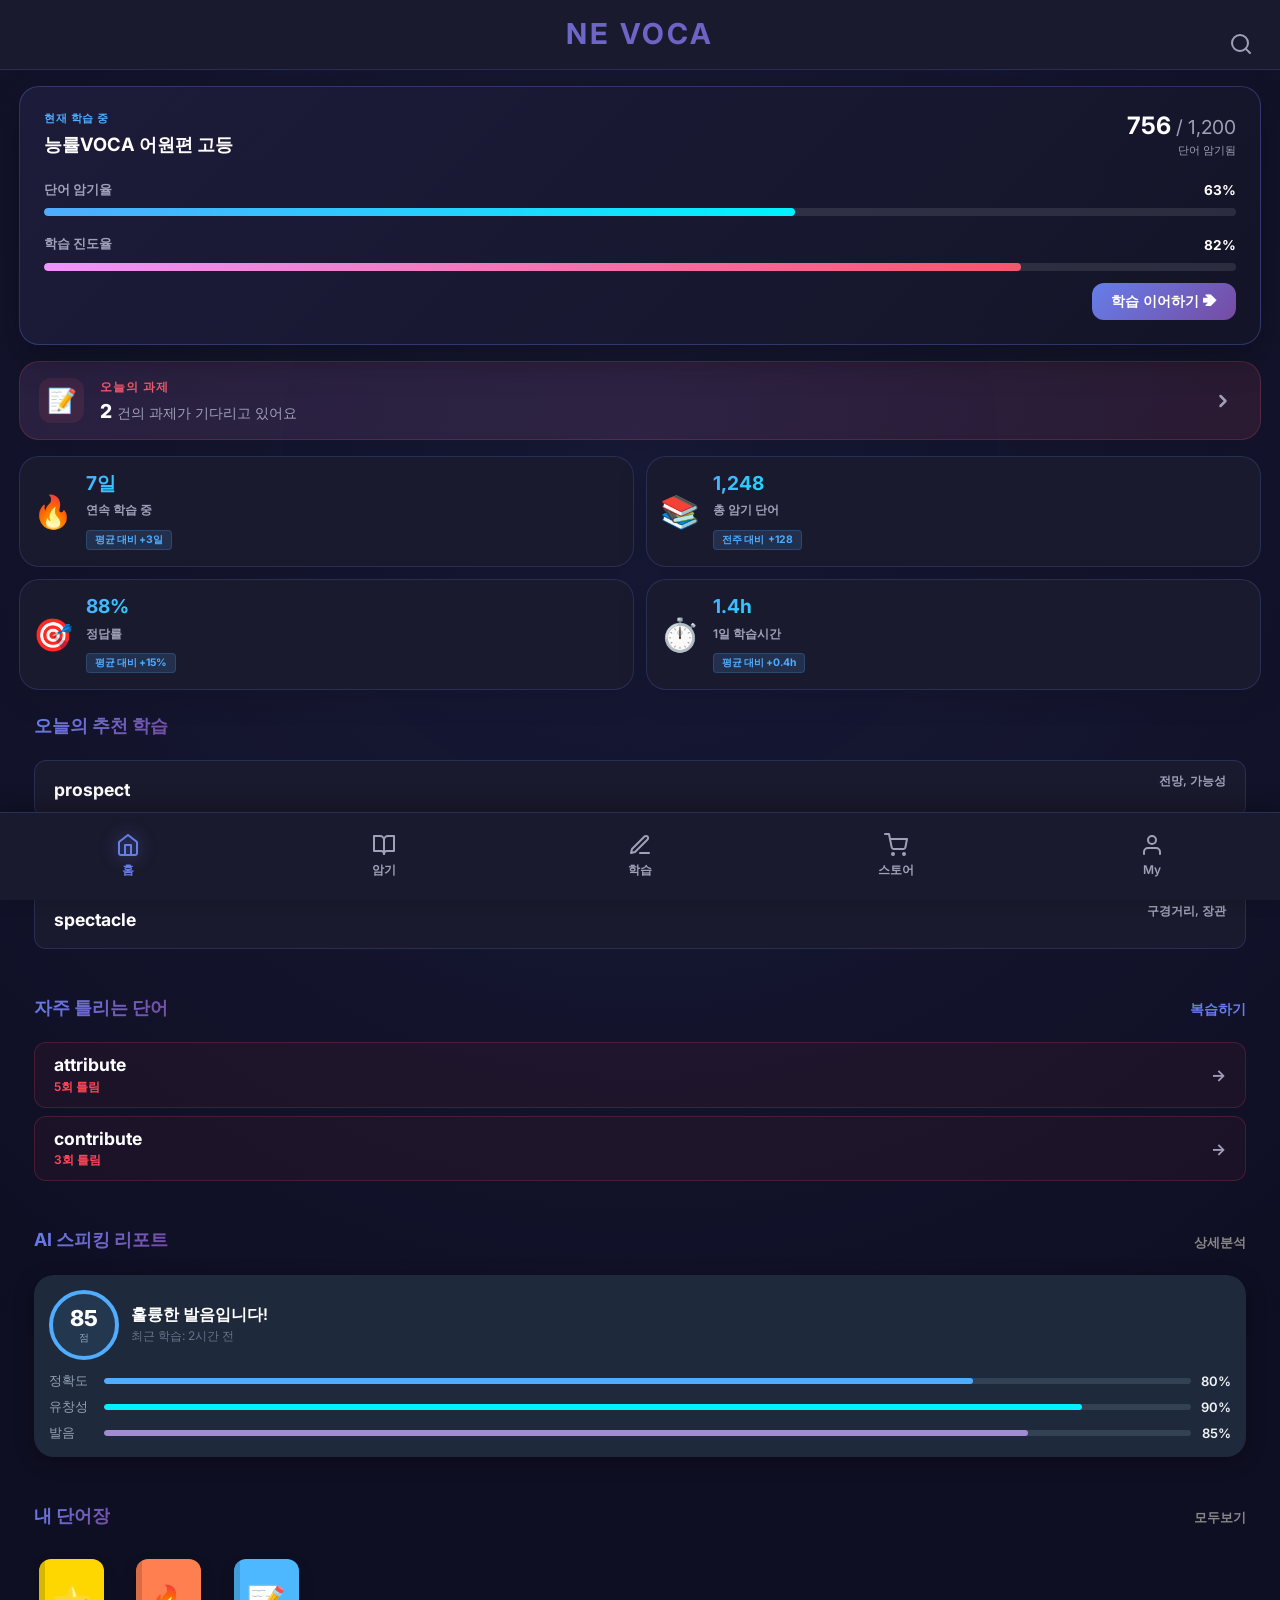
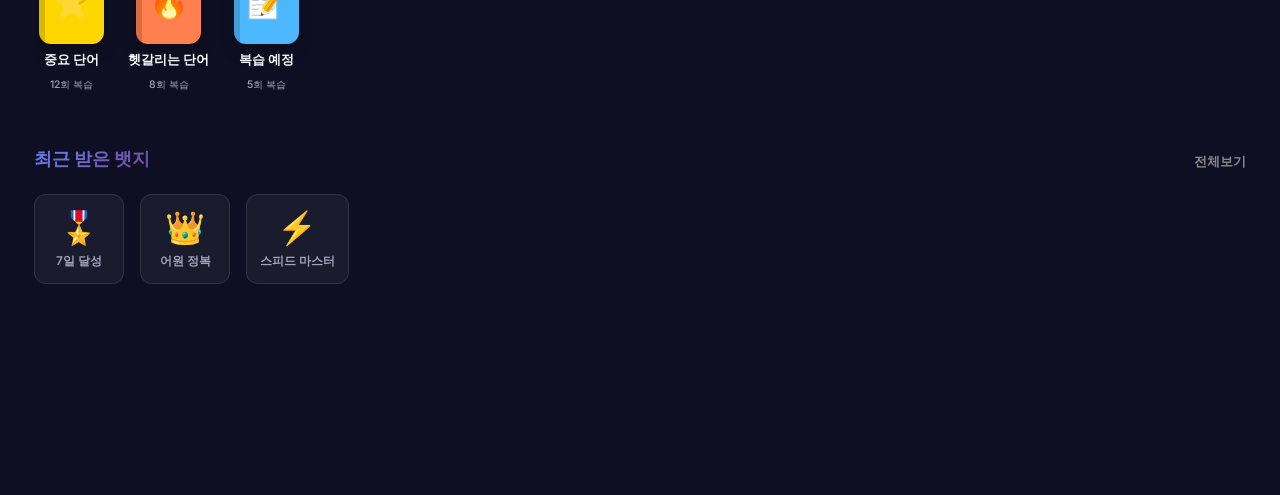
<file: index.html>
<!DOCTYPE html>
<html lang="ko">

<head>
    <meta charset="UTF-8">
    <meta name="viewport" content="width=device-width, initial-scale=1.0">
    <title>영어 단어 암기장 - English Vocabulary Flashcards</title>
    <meta name="description" content="고등학교 기본 영어 단어를 플래시카드로 학습하세요">
    <link rel="stylesheet" href="style.css">
    <link rel="preconnect" href="https://fonts.googleapis.com">
    <link rel="preconnect" href="https://fonts.gstatic.com" crossorigin>
    <link href="https://fonts.googleapis.com/css2?family=Inter:wght@400;500;600;700&display=swap" rel="stylesheet">
</head>

<body>
    <div class="container">
        <header>
            <button class="search-btn" id="searchToggleBtn">
                <svg xmlns="http://www.w3.org/2000/svg" width="24" height="24" viewBox="0 0 24 24" fill="none"
                    stroke="currentColor" stroke-width="2" stroke-linecap="round" stroke-linejoin="round">
                    <circle cx="11" cy="11" r="8"></circle>
                    <line x1="21" y1="21" x2="16.65" y2="16.65"></line>
                </svg>
            </button>
            <h1>NE VOCA</h1>

            <div class="search-container hidden" id="searchContainer">
                <input type="text" placeholder="단어 검색..." class="search-input">
                <button class="search-close-btn" id="searchCloseBtn">&times;</button>
            </div>
        </header>

        <!-- Home Mode -->
        <div id="homeMode" class="mode-section active">
            <div class="home-container">
                <!-- Learning Progress Card -->
                <div class="home-card status-card">
                    <div class="status-main-simple">
                        <div class="book-info-simple">
                            <span class="status-badge-simple">현재 학습 중</span>
                            <h3 class="current-book-simple">능률VOCA 어원편 고등</h3>
                        </div>
                        <div class="memorized-info-simple">
                            <span class="memorized-count-simple"><strong>756</strong> / 1,200</span>
                            <span class="memorized-label-simple">단어 암기됨</span>
                        </div>
                    </div>

                    <div class="status-progress-simple">
                        <div class="progress-item-simple">
                            <div class="progress-header-simple">
                                <span class="progress-label-simple">단어 암기율</span>
                                <span class="progress-value-simple">63%</span>
                            </div>
                            <div class="home-progress-bar">
                                <div class="home-progress-fill" style="width: 63%;"></div>
                            </div>
                        </div>
                        <div class="progress-item-simple">
                            <div class="progress-header-simple">
                                <span class="progress-label-simple">학습 진도율</span>
                                <span class="progress-value-simple">82%</span>
                            </div>
                            <div class="home-progress-bar">
                                <div class="home-progress-fill"
                                    style="width: 82%; background: linear-gradient(90deg, #f093fb, #f5576c);"></div>
                            </div>
                        </div>
                        <div class="progress-footer-simple" style="margin-top: -0.5rem;">
                            <div class="footer-stats"></div>
                            <button class="continue-btn-simple" id="continueLearningBtn">학습 이어하기 ➔</button>
                        </div>
                    </div>
                </div>

                <!-- Today's Assignments Summary -->
                <div class="home-card assignment-mini-card" id="homeAssignmentCard">
                    <div class="assignment-mini-main">
                        <div class="assignment-mini-icon">📝</div>
                        <div class="assignment-mini-info">
                            <span class="mini-label">오늘의 과제</span>
                            <div class="mini-status">
                                <span class="pending-count">2</span>
                                <span class="status-text">건의 과제가 기다리고 있어요</span>
                            </div>
                        </div>
                    </div>
                    <button class="mini-action-btn" id="goAssignmentFromHomeBtn">
                        <svg xmlns="http://www.w3.org/2000/svg" width="20" height="20" viewBox="0 0 24 24" fill="none"
                            stroke="currentColor" stroke-width="3" stroke-linecap="round" stroke-linejoin="round">
                            <polyline points="9 18 15 12 9 6"></polyline>
                        </svg>
                    </button>
                </div>

                <!-- Stats & Streak -->
                <div class="home-grid">
                    <div class="home-card stat-summary-card">
                        <div class="stat-icon">🔥</div>
                        <div class="stat-info">
                            <span class="stat-value">7일</span>
                            <span class="stat-label">연속 학습 중</span>
                            <div class="comparison-badge positive">
                                <span class="comparison-text">평균 대비 +3일</span>
                            </div>
                        </div>
                    </div>
                    <div class="home-card stat-summary-card">
                        <div class="stat-icon">📚</div>
                        <div class="stat-info">
                            <span class="stat-value" id="totalMemorizedCount">1,248개</span>
                            <span class="stat-label">총 암기 단어</span>
                            <div class="comparison-badge positive" id="weeklyComparison">
                                <span class="comparison-text">전주 대비</span>
                                <span class="comparison-value">+128개</span>
                            </div>
                        </div>
                    </div>
                    <div class="home-card stat-summary-card">
                        <div class="stat-icon">🎯</div>
                        <div class="stat-info">
                            <span class="stat-value">88%</span>
                            <span class="stat-label">정답률</span>
                            <div class="comparison-badge positive">
                                <span class="comparison-text">평균 대비 +15%</span>
                            </div>
                        </div>
                    </div>
                    <div class="home-card stat-summary-card">
                        <div class="stat-icon">⏱️</div>
                        <div class="stat-info">
                            <span class="stat-value">1.4h</span>
                            <span class="stat-label">1일 학습시간</span>
                            <div class="comparison-badge positive">
                                <span class="comparison-text">평균 대비 +0.4h</span>
                            </div>
                        </div>
                    </div>
                </div>

                <!-- Today's Recommendations -->
                <div class="home-section">
                    <div class="section-header">
                        <h3 class="section-title">오늘의 추천 학습</h3>
                    </div>
                    <div class="recommend-list">
                        <div class="word-mini-card">
                            <span class="word-text">prospect</span>
                            <span class="word-meaning">전망, 가능성</span>
                        </div>
                        <div class="word-mini-card">
                            <span class="word-text">inspect</span>
                            <span class="word-meaning">검사하다, 시찰하다</span>
                        </div>
                        <div class="word-mini-card">
                            <span class="word-text">spectacle</span>
                            <span class="word-meaning">구경거리, 장관</span>
                        </div>
                    </div>
                </div>

                <!-- Frequently Missed -->
                <div class="home-section">
                    <div class="section-header">
                        <h3 class="section-title">자주 틀리는 단어</h3>
                        <button class="study-now-btn">복습하기</button>
                    </div>
                    <div class="missed-list">
                        <div class="missed-item">
                            <div class="missed-info">
                                <span class="word-text">attribute</span>
                                <span class="missed-count">5회 틀림</span>
                            </div>
                            <div class="missed-arrow">→</div>
                        </div>
                        <div class="missed-item">
                            <div class="missed-info">
                                <span class="word-text">contribute</span>
                                <span class="missed-count">3회 틀림</span>
                            </div>
                            <div class="missed-arrow">→</div>
                        </div>
                    </div>
                </div>

                <!-- AI Speaking Report Section -->
                <div class="home-section">
                    <div class="section-header">
                        <h3 class="section-title">AI 스피킹 리포트</h3>
                        <button class="view-all-btn">상세분석</button>
                    </div>
                    <div class="speaking-report-card">
                        <div class="report-main">
                            <div class="mini-score-circle">
                                <span class="mini-score-value">85</span>
                                <span class="mini-score-unit">점</span>
                            </div>
                            <div class="report-info">
                                <div class="report-eval">훌륭한 발음입니다!</div>
                                <div class="report-sub">최근 학습: 2시간 전</div>
                            </div>
                        </div>
                        <div class="report-stats">
                            <div class="mini-stat">
                                <div class="mini-stat-label">정확도</div>
                                <div class="mini-stat-bar">
                                    <div class="mini-stat-fill" style="width: 80%; background: #4facfe;"></div>
                                </div>
                                <div class="mini-stat-value">80%</div>
                            </div>
                            <div class="mini-stat">
                                <div class="mini-stat-label">유창성</div>
                                <div class="mini-stat-bar">
                                    <div class="mini-stat-fill" style="width: 90%; background: #00f2fe;"></div>
                                </div>
                                <div class="mini-stat-value">90%</div>
                            </div>
                            <div class="mini-stat">
                                <div class="mini-stat-label">발음</div>
                                <div class="mini-stat-bar">
                                    <div class="mini-stat-fill" style="width: 85%; background: #a18cd1;"></div>
                                </div>
                                <div class="mini-stat-value">85%</div>
                            </div>
                        </div>
                    </div>
                </div>

                <!-- My Wordbooks (Starred Collections) -->
                <div class="home-section">
                    <div class="section-header">
                        <h3 class="section-title">내 단어장</h3>
                        <button class="view-all-btn">모두보기</button>
                    </div>
                    <div class="wordbook-list">
                        <div class="wordbook-item" style="--book-color: #ffd700;">
                            <div class="wordbook-cover">⭐</div>
                            <span class="wordbook-name">중요 단어</span>
                        </div>
                        <div class="wordbook-item" style="--book-color: #ff7f50;">
                            <div class="wordbook-cover">🔥</div>
                            <span class="wordbook-name">헷갈리는 단어</span>
                        </div>
                        <div class="wordbook-item" style="--book-color: #4db8ff;">
                            <div class="wordbook-cover">📝</div>
                            <span class="wordbook-name">복습 예정</span>
                        </div>
                    </div>
                </div>

                <!-- Recent Badges -->
                <div class="home-section">
                    <div class="section-header">
                        <h3 class="section-title">최근 받은 뱃지</h3>
                        <button class="view-all-btn">전체보기</button>
                    </div>
                    <div class="badge-list">
                        <div class="badge-item">
                            <div class="badge-icon">🎖️</div>
                            <span class="badge-name">7일 달성</span>
                        </div>
                        <div class="badge-item">
                            <div class="badge-icon">👑</div>
                            <span class="badge-name">어원 정복</span>
                        </div>
                        <div class="badge-item">
                            <div class="badge-icon">⚡</div>
                            <span class="badge-name">스피드 마스터</span>
                        </div>
                    </div>
                </div>

            </div>
        </div>

        <!-- Vocabulary Detail View -->
        <div id="vocabularyDetailMode" class="mode-section">
            <div class="vocab-detail-header">
                <div class="vocab-header-top">
                    <button class="icon-btn back-btn" id="backFromVocabDetail">
                        <svg width="24" height="24" viewBox="0 0 24 24" fill="none" stroke="currentColor"
                            stroke-width="2.5" stroke-linecap="round" stroke-linejoin="round">
                            <path d="M19 12H5M12 19l-7-7 7-7" />
                        </svg>
                    </button>
                    <div class="vocab-title-container">
                        <span class="vocab-label">내 단어장</span>
                        <h2 id="currentVocabTitle">중요 단어</h2>
                    </div>
                    <div class="header-spacer"></div>
                </div>

                <div class="vocab-stats-board">
                    <div class="vocab-stat-item">
                        <span class="vocab-stat-value" id="vocabTotalCount">45</span>
                        <span class="vocab-stat-label">전체</span>
                    </div>
                    <div class="vocab-stat-divider"></div>
                    <div class="vocab-stat-item highlight">
                        <span class="vocab-stat-value" id="vocabMasteredCount">12</span>
                        <span class="vocab-stat-label">마스터</span>
                    </div>
                    <div class="vocab-stat-divider"></div>
                    <div class="vocab-stat-item">
                        <span class="vocab-stat-value" id="vocabLearningCount">33</span>
                        <span class="vocab-stat-label">학습중</span>
                    </div>
                </div>

                <div class="vocab-actions">
                    <button class="vocab-action-btn primary" id="startVocabSpellingQuiz">
                        <span>✍️ 스펠링 퀴즈</span>
                    </button>
                    <button class="vocab-action-btn primary" id="startVocabWordQuiz">
                        <span>🎯 단어 퀴즈</span>
                    </button>
                    <button class="vocab-action-btn study-btn" id="startVocabStudy">
                        <span>📖 암기 학습 시작</span>
                    </button>
                </div>
            </div>

            <div class="vocab-list-container">
                <div class="vocab-list-filter">
                    <button class="filter-chip active" data-filter="all">전체</button>
                    <button class="filter-chip" data-filter="new">미학습</button>
                    <button class="filter-chip" data-filter="learning">암기중</button>
                    <button class="filter-chip" data-filter="mastered">마스터</button>
                </div>

                <div id="vocabWordList" class="vocab-word-cards">
                    <!-- Word cards will be generated here -->
                </div>
            </div>
        </div>

        <!-- Memorize Mode -->
        <div id="memorizeMode" class="mode-section">
            <!-- Word Pack Selection -->
            <div id="memorizeSelection" class="quiz-selection">
                <h2 class="section-title">학습한 단어팩을 선택하세요</h2>
                <div class="word-pack-container">
                    <!-- 중등 기본 (최상단) -->
                    <div class="word-pack-card memorize-pack-btn" data-pack="middle_basic">
                        <div class="package-thumbnail-area">
                            <div class="diag-book" style="top: 17px; left: 12px;"><img
                                    src="assets/middle_basic_voca_thumb.png" alt="능률VOCA 중등 기본"></div>
                        </div>
                        <div class="word-pack-content">
                            <div class="pack-title">능률VOCA 중등 기본</div>
                            <div class="pack-stats-grid">
                                <div class="pack-stat-item">
                                    <span class="stat-label">암기율</span>
                                    <span class="stat-value" style="color: var(--accent-color);">32%</span>
                                </div>
                                <div class="pack-stat-item">
                                    <span class="stat-label">진도율</span>
                                    <span class="stat-value" style="color: #f093fb;">28%</span>
                                </div>
                                <div class="pack-stat-item">
                                    <span class="stat-label">암기 단어</span>
                                    <span class="stat-value">128 / 400</span>
                                </div>
                            </div>
                            <div class="pack-progress-container">
                                <div class="pack-progress-fill" style="width: 28%;"></div>
                            </div>
                            <div class="pack-last-date">최근 학습: 2일 전</div>
                        </div>
                    </div>
                    <div class="word-pack-card memorize-pack-btn" data-pack="middle">
                        <div class="package-thumbnail-area">
                            <div class="diag-book" style="top: 17px; left: 12px;"><img
                                    src="assets/middle_voca_thumb.png" alt="능률VOCA 어원편 중등"></div>
                        </div>
                        <div class="word-pack-content">
                            <div class="pack-title">능률VOCA 어원편 중등</div>
                            <div class="pack-stats-grid">
                                <div class="pack-stat-item">
                                    <span class="stat-label">암기율</span>
                                    <span class="stat-value" style="color: var(--accent-color);">26%</span>
                                </div>
                                <div class="pack-stat-item">
                                    <span class="stat-label">진도율</span>
                                    <span class="stat-value" style="color: #f093fb;">35%</span>
                                </div>
                                <div class="pack-stat-item">
                                    <span class="stat-label">암기 단어</span>
                                    <span class="stat-value">156 / 600</span>
                                </div>
                            </div>
                            <div class="pack-progress-container">
                                <div class="pack-progress-fill" style="width: 25%;"></div>
                            </div>
                            <div class="pack-last-date">최근 학습: 1일 전</div>
                        </div>
                    </div>
                    <div class="word-pack-card memorize-pack-btn" data-pack="etymology">
                        <div class="package-thumbnail-area">
                            <div class="diag-book" style="top: 17px; left: 12px;"><img
                                    src="assets/etymology_voca_thumb.png" alt="능률VOCA 어원편 고등"></div>
                        </div>
                        <div class="word-pack-content">
                            <div class="pack-title">능률VOCA 어원편 고등</div>
                            <div class="pack-stats-grid">
                                <div class="pack-stat-item">
                                    <span class="stat-label">암기율</span>
                                    <span class="stat-value" style="color: var(--accent-color);">38%</span>
                                </div>
                                <div class="pack-stat-item">
                                    <span class="stat-label">진도율</span>
                                    <span class="stat-value" style="color: #f093fb;">52%</span>
                                </div>
                                <div class="pack-stat-item">
                                    <span class="stat-label">암기 단어</span>
                                    <span class="stat-value">452 / 1200</span>
                                </div>
                            </div>
                            <div class="pack-progress-container">
                                <div class="pack-progress-fill" style="width: 50%;"></div>
                            </div>
                            <div class="pack-last-date">최근 학습: 3일 전</div>
                        </div>
                    </div>
                    <div class="word-pack-card memorize-pack-btn" data-pack="sat">
                        <div class="package-thumbnail-area">
                            <div class="diag-book diag-1"><img src="assets/etymology_voca_thumb.png" alt="Book 1"></div>
                            <div class="diag-book diag-2"><img src="assets/sat_voca_thumb.png" alt="Book 2"></div>
                        </div>
                        <div class="word-pack-content">
                            <div class="pack-title">내신+수능대비 패키지</div>
                            <div class="pack-stats-grid">
                                <div class="pack-stat-item">
                                    <span class="stat-label">암기율</span>
                                    <span class="stat-value" style="color: var(--accent-color);">5%</span>
                                </div>
                                <div class="pack-stat-item">
                                    <span class="stat-label">진도율</span>
                                    <span class="stat-value" style="color: #f093fb;">12%</span>
                                </div>
                                <div class="pack-stat-item">
                                    <span class="stat-label">암기 단어</span>
                                    <span class="stat-value">105 / 2100</span>
                                </div>
                            </div>
                            <div class="pack-progress-container">
                                <div class="pack-progress-fill" style="width: 5%;"></div>
                            </div>
                            <div class="pack-last-date">최근 학습: 오늘</div>
                        </div>
                    </div>
                </div>
            </div>

            <!-- Day Selection Screen -->
            <div id="daySelection" class="quiz-selection hidden">
                <div class="quiz-header"
                    style="background: transparent; border: none; padding: 0.5rem 1.5rem 1rem 1.5rem;">
                    <button class="back-btn" id="backToPackSelectionBtn">
                        <svg xmlns="http://www.w3.org/2000/svg" width="20" height="20" viewBox="0 0 24 24" fill="none"
                            stroke="currentColor" stroke-width="2.5" stroke-linecap="round" stroke-linejoin="round">
                            <line x1="19" y1="12" x2="5" y2="12"></line>
                            <polyline points="12 19 5 12 12 5"></polyline>
                        </svg>
                    </button>
                    <h2 class="quiz-title" id="selectedPackTitle"
                        style="margin: 0; font-size: 1.2rem; background: var(--primary-gradient); -webkit-background-clip: text; -webkit-text-fill-color: transparent; background-clip: text; font-weight: 700;">
                        DAY 선택</h2>
                </div>
                <div class="day-grid" id="dayGrid">
                    <!-- Days will be generated by JS -->
                </div>
            </div>

            <!-- Flashcard Content -->
            <div id="memorizeContent" class="hidden">
                <div class="quiz-header"
                    style="background: transparent; border: none; padding: 0.5rem 1.5rem 1rem 1.5rem;">
                    <button class="back-btn" id="backToDaySelectionBtn">
                        <svg xmlns="http://www.w3.org/2000/svg" width="20" height="20" viewBox="0 0 24 24" fill="none"
                            stroke="currentColor" stroke-width="2.5" stroke-linecap="round" stroke-linejoin="round">
                            <line x1="19" y1="12" x2="5" y2="12"></line>
                            <polyline points="12 19 5 12 12 5"></polyline>
                        </svg>
                    </button>
                    <h2 class="quiz-title" id="memorizePackTitle"
                        style="margin: 0; font-size: 1.1rem; background: var(--primary-gradient); -webkit-background-clip: text; -webkit-text-fill-color: transparent; background-clip: text; font-weight: 700; white-space: nowrap; overflow: hidden; text-overflow: ellipsis; max-width: 150px;">
                        능률VOCA</h2>
                    <div class="quiz-header-right">
                        <div class="autoplay-control">
                            <span class="autoplay-label">자동 재생</span>
                            <label class="switch">
                                <input type="checkbox" id="memorizeAutoplayToggle" checked>
                                <span class="slider round"></span>
                            </label>
                        </div>
                        <div class="progress-info">
                            <span class="current-card" id="currentCard">1</span>
                            <span class="separator">/</span>
                            <span class="total-cards" id="totalCards">10</span>
                        </div>
                    </div>
                </div>

                <div class="progress-bar">
                    <div class="progress-fill" id="progressFill"></div>
                </div>

                <div class="memorize-study-area">
                    <div class="flashcard-wrapper">
                        <div class="flashcard" id="flashcard">
                            <div class="audio-btn" id="audioBtn">
                                <svg xmlns="http://www.w3.org/2000/svg" width="22" height="22" viewBox="0 0 24 24"
                                    fill="none" stroke="currentColor" stroke-width="2" stroke-linecap="round"
                                    stroke-linejoin="round">
                                    <polygon points="11 5 6 9 2 9 2 15 6 15 11 19 11 5"></polygon>
                                    <path d="M19.07 4.93a10 10 0 0 1 0 14.14M15.54 8.46a5 5 0 0 1 0 7.07"></path>
                                </svg>
                            </div>
                            <div class="favorite-btn" id="favoriteBtn">
                                <svg xmlns="http://www.w3.org/2000/svg" width="24" height="24" viewBox="0 0 24 24"
                                    fill="none" stroke="currentColor" stroke-width="2" stroke-linecap="round"
                                    stroke-linejoin="round">
                                    <polygon
                                        points="12 2 15.09 8.26 22 9.27 17 14.14 18.18 21.02 12 17.77 5.82 21.02 7 14.14 2 9.27 8.91 8.26 12 2">
                                    </polygon>
                                </svg>
                            </div>
                            <div class="flashcard-inner" id="flashcardInner">
                                <div class="flashcard-front">
                                    <div class="word" id="englishWord">abundant</div>
                                </div>
                                <div class="flashcard-back">
                                    <div class="meaning" id="koreanMeaning">풍부한, 많은</div>
                                    <div class="example-section" id="exampleSection">
                                        <div class="example-item" id="exampleItem1">
                                            <div class="example" id="example">The region has abundant natural resources.
                                            </div>
                                            <div class="example-translation" id="exampleTranslation">그 지역은 풍부한 천연자원을 가지고
                                                있다.</div>
                                        </div>
                                        <div class="example-item" id="exampleItem2"
                                            style="display: none; margin-top: 8px;">
                                            <div class="example" id="example2"></div>
                                            <div class="example-translation" id="exampleTranslation2"></div>
                                        </div>
                                    </div>
                                </div>
                            </div>
                        </div>
                    </div>

                    <div class="controls">
                        <button class="nav-btn prev-btn" id="prevBtn">
                            <svg xmlns="http://www.w3.org/2000/svg" width="24" height="24" viewBox="0 0 24 24"
                                fill="none" stroke="currentColor" stroke-width="2" stroke-linecap="round"
                                stroke-linejoin="round">
                                <polyline points="15 18 9 12 15 6"></polyline>
                            </svg>
                            <span>이전</span>
                        </button>

                        <button class="nav-btn next-btn" id="nextBtn">
                            <svg xmlns="http://www.w3.org/2000/svg" width="24" height="24" viewBox="0 0 24 24"
                                fill="none" stroke="currentColor" stroke-width="2" stroke-linecap="round"
                                stroke-linejoin="round">
                                <polyline points="9 18 15 12 9 6"></polyline>
                            </svg>
                            <span>다음</span>
                        </button>
                    </div>
                </div>

                <!-- Digital Writing Pad Section -->
                <div class="writing-pad-section">
                    <button class="writing-pad-toggle" id="writingPadToggle">
                        <svg xmlns="http://www.w3.org/2000/svg" width="20" height="20" viewBox="0 0 24 24" fill="none"
                            stroke="currentColor" stroke-width="2" stroke-linecap="round" stroke-linejoin="round">
                            <path d="M11 4H4a2 2 0 0 0-2 2v14a2 2 0 0 0 2 2h14a2 2 0 0 0 2-2v-7"></path>
                            <path d="M18.5 2.5a2.121 2.121 0 0 1 3 3L12 15l-4 1 1-4 9.5-9.5z"></path>
                        </svg>
                        <span>필기 노트 열기</span>
                    </button>

                    <div class="writing-pad-container hidden" id="writingPadContainer">
                        <div class="writing-pad-toolbar">
                            <div class="tool-group">
                                <div class="color-picker" id="colorPicker">
                                    <div class="color-swatch active" data-color="#ffffff" style="background: #ffffff;">
                                    </div>
                                    <div class="color-swatch" data-color="#ff4d4d" style="background: #ff4d4d;"></div>
                                    <div class="color-swatch" data-color="#4facfe" style="background: #4facfe;"></div>
                                    <div class="color-swatch" data-color="#00f2fe" style="background: #00f2fe;"></div>
                                    <div class="color-swatch" data-color="#f093fb" style="background: #f093fb;"></div>
                                </div>
                            </div>
                            <div class="tool-group">
                                <span class="tool-label">두께</span>
                                <input type="range" id="penThickness" min="1" max="10" value="3"
                                    class="thickness-slider">
                            </div>
                            <div class="tool-group">
                                <button class="clear-pad-btn" id="clearPadBtn">전체 지우기</button>
                            </div>
                        </div>
                        <div class="canvas-wrapper">
                            <canvas id="writingCanvas"></canvas>
                        </div>
                    </div>
                </div>

                <div class="stats">
                    <div class="stat-item">
                        <div class="stat-value" id="studiedCount">0</div>
                        <div class="stat-label">학습한 단어</div>
                    </div>
                    <div class="stat-item">
                        <div class="stat-value" id="totalWordsCount">10</div>
                        <div class="stat-label">전체 단어</div>
                    </div>
                </div>
            </div>
        </div>

        <!-- Study Mode -->
        <div id="studyMode" class="mode-section">
            <!-- Study Pack Selection -->
            <div id="studyPackSelection" class="quiz-selection hidden">
                <div class="quiz-header"
                    style="background: transparent; border: none; padding: 0.5rem 1.5rem 1rem 1.5rem;">
                    <button class="back-btn" id="backToQuizFromPackBtn">
                        <svg xmlns="http://www.w3.org/2000/svg" width="20" height="20" viewBox="0 0 24 24" fill="none"
                            stroke="currentColor" stroke-width="2.5" stroke-linecap="round" stroke-linejoin="round">
                            <line x1="19" y1="12" x2="5" y2="12"></line>
                            <polyline points="12 19 5 12 12 5"></polyline>
                        </svg>
                    </button>
                    <h2 class="quiz-title"
                        style="margin: 0; font-size: 1.2rem; background: var(--primary-gradient); -webkit-background-clip: text; -webkit-text-fill-color: transparent; background-clip: text; font-weight: 700;">
                        학습 단어팩 선택</h2>
                </div>
                <div class="word-pack-container" id="studyPackList">
                    <!-- Owned packs will be shown here -->
                </div>
            </div>

            <!-- Quiz Selection -->
            <div id="quizSelection" class="quiz-selection">
                <div class="quiz-option-card" id="currentPackCard" style="margin-bottom: 2rem;">
                    <div class="quiz-option-main" id="currentPackToggle">
                        <div class="current-pack-info" style="width: 100%;">
                            <span class="indicator-label" style="display: block; margin-bottom: 0.2rem;">학습 할 교재</span>
                            <h3 id="studyCurrentPackName"
                                style="color: var(--text-primary); font-size: 1.15rem; font-weight: 800; margin: 0;">
                                능률VOCA 어원편 고등</h3>
                        </div>
                        <div class="expand-arrow">▼</div>
                    </div>
                    <div class="quiz-sub-menu" id="currentPackSubMenu" style="display: flex; flex-direction: column;">
                        <button class="sub-menu-btn pack-select-btn" data-pack="middle_basic"
                            style="border-right: none; border-bottom: 1px solid rgba(255, 255, 255, 0.05); flex-direction: row; justify-content: flex-start; padding: 1.2rem; position: relative;">
                            <div class="sub-text" style="width: 100%; text-align: left;">
                                <span class="sub-title" style="font-size: 0.95rem;">능률VOCA 중등 기본</span>
                            </div>
                            <div class="check-icon"
                                style="display: none; position: absolute; right: 1.2rem; color: var(--accent-color); font-weight: bold;">
                                ✓</div>
                        </button>
                        <button class="sub-menu-btn pack-select-btn" data-pack="middle"
                            style="border-right: none; border-bottom: 1px solid rgba(255, 255, 255, 0.05); flex-direction: row; justify-content: flex-start; padding: 1.2rem; position: relative;">
                            <div class="sub-text" style="width: 100%; text-align: left;">
                                <span class="sub-title" style="font-size: 0.95rem;">능률VOCA 어원편 중등</span>
                            </div>
                            <div class="check-icon"
                                style="display: none; position: absolute; right: 1.2rem; color: var(--accent-color); font-weight: bold;">
                                ✓</div>
                        </button>
                        <button class="sub-menu-btn pack-select-btn" data-pack="etymology"
                            style="border-right: none; border-bottom: 1px solid rgba(255, 255, 255, 0.05); flex-direction: row; justify-content: flex-start; padding: 1.2rem; position: relative;">
                            <div class="sub-text" style="width: 100%; text-align: left;">
                                <span class="sub-title" style="font-size: 0.95rem;">능률VOCA 어원편 고등</span>
                            </div>
                            <div class="check-icon"
                                style="display: none; position: absolute; right: 1.2rem; color: var(--accent-color); font-weight: bold;">
                                ✓</div>
                        </button>
                        <button class="sub-menu-btn pack-select-btn" data-pack="sat"
                            style="border-right: none; border-bottom: 1px solid rgba(255, 255, 255, 0.05); flex-direction: row; justify-content: flex-start; padding: 1.2rem; position: relative;">
                            <div class="sub-text" style="width: 100%; text-align: left;">
                                <span class="sub-title" style="font-size: 0.95rem;">능률VOCA 수능 필수</span>
                            </div>
                            <div class="check-icon"
                                style="display: none; position: absolute; right: 1.2rem; color: var(--accent-color); font-weight: bold;">
                                ✓</div>
                        </button>
                        <button class="sub-menu-btn pack-select-btn" data-pack="package_sat"
                            style="border-right: none; border-bottom: none; flex-direction: row; justify-content: flex-start; padding: 1.2rem; position: relative;">
                            <div class="sub-text" style="width: 100%; text-align: left;">
                                <span class="sub-title" style="font-size: 0.95rem;">내신+수능대비 패키지</span>
                            </div>
                            <div class="check-icon"
                                style="display: none; position: absolute; right: 1.2rem; color: var(--accent-color); font-weight: bold;">
                                ✓</div>
                        </button>
                    </div>
                </div>

                <h2 class="section-title">학습 모드를 선택하세요</h2>
                <div class="quiz-options">
                    <div class="quiz-option-card" id="spellingQuizCard">
                        <div class="quiz-option-main" id="spellingQuizToggle">
                            <div class="quiz-icon">✍️</div>
                            <div class="quiz-text-content">
                                <h3>스펠링 퀴즈</h3>
                                <p>빈칸에 들어갈 철자를 맞춰보세요</p>
                            </div>
                            <div class="expand-arrow">▼</div>
                        </div>
                        <div class="quiz-sub-menu" id="spellingSubMenu">
                            <button class="sub-menu-btn" data-type="spelling" data-mode="last-day">
                                <span class="sub-icon">🕒</span>
                                <div class="sub-text">
                                    <span class="sub-title">최근 암기 (Day 7)</span>
                                </div>
                            </button>
                            <button class="sub-menu-btn" data-type="spelling" data-mode="ai-recommend">
                                <span class="sub-icon">✨</span>
                                <div class="sub-text">
                                    <span class="sub-title">AI 추천</span>
                                </div>
                            </button>
                            <button class="sub-menu-btn" data-type="spelling" data-mode="select-day">
                                <span class="sub-icon">📅</span>
                                <div class="sub-text">
                                    <span class="sub-title">Day 선택</span>
                                </div>
                            </button>
                        </div>
                    </div>
                    <div class="quiz-option-card" id="wordMeaningQuizCard">
                        <div class="quiz-option-main" id="wordMeaningQuizToggle">
                            <div class="quiz-icon">🧐</div>
                            <div class="quiz-text-content">
                                <h3>단어 퀴즈</h3>
                                <p>뜻을 보고 올바른 단어를 골라보세요</p>
                            </div>
                            <div class="expand-arrow">▼</div>
                        </div>
                        <div class="quiz-sub-menu" id="wordMeaningSubMenu">
                            <button class="sub-menu-btn" data-type="wordToMeaning" data-mode="last-day">
                                <span class="sub-icon">🕒</span>
                                <div class="sub-text">
                                    <span class="sub-title">최근 암기 (Day 7)</span>
                                </div>
                            </button>
                            <button class="sub-menu-btn" data-type="wordToMeaning" data-mode="ai-recommend">
                                <span class="sub-icon">✨</span>
                                <div class="sub-text">
                                    <span class="sub-title">AI 추천</span>
                                </div>
                            </button>
                            <button class="sub-menu-btn" data-type="wordToMeaning" data-mode="select-day">
                                <span class="sub-icon">📅</span>
                                <div class="sub-text">
                                    <span class="sub-title">Day 선택</span>
                                </div>
                            </button>
                        </div>
                    </div>

                    <div class="quiz-option-card" id="sentenceQuizCard">
                        <div class="quiz-option-main" id="sentenceQuizToggle">
                            <div class="quiz-icon">📝</div>
                            <div class="quiz-text-content">
                                <h3>문장 퀴즈</h3>
                                <p>단어를 순서대로 배열해보세요</p>
                            </div>
                            <div class="expand-arrow">▼</div>
                        </div>
                        <div class="quiz-sub-menu" id="sentenceSubMenu">
                            <button class="sub-menu-btn" data-type="sentence" data-mode="last-day">
                                <span class="sub-icon">🕒</span>
                                <div class="sub-text">
                                    <span class="sub-title">최근 암기 (Day 7)</span>
                                </div>
                            </button>
                            <button class="sub-menu-btn" data-type="sentence" data-mode="ai-recommend">
                                <span class="sub-icon">✨</span>
                                <div class="sub-text">
                                    <span class="sub-title">AI 추천</span>
                                </div>
                            </button>
                            <button class="sub-menu-btn" data-type="sentence" data-mode="select-day">
                                <span class="sub-icon">📅</span>
                                <div class="sub-text">
                                    <span class="sub-title">Day 선택</span>
                                </div>
                            </button>
                        </div>
                    </div>

                    <button class="quiz-option-btn" id="assignmentQuizBtn">
                        <div class="quiz-icon">📋</div>
                        <div class="quiz-text-content">
                            <h3>과제 학습</h3>
                            <p>배정된 과제를 확인하고 학습을 완료하세요</p>
                        </div>
                        <div class="assignment-status-chip">2건 대기</div>
                    </button>
                </div>
            </div>

            <!-- Spelling Quiz (rest of existing content...) -->
            <div id="spellingQuiz" class="quiz-container hidden">
                <div class="quiz-header">
                    <button class="back-btn" id="backFromSpelling">
                        <svg xmlns="http://www.w3.org/2000/svg" width="20" height="20" viewBox="0 0 24 24" fill="none"
                            stroke="currentColor" stroke-width="2.5" stroke-linecap="round" stroke-linejoin="round">
                            <line x1="19" y1="12" x2="5" y2="12"></line>
                            <polyline points="12 19 5 12 12 5"></polyline>
                        </svg>
                    </button>
                    <h3 class="quiz-title">스펠링 퀴즈</h3>
                    <span class="quiz-sub-label" id="spellingSubModeDisplay"></span>
                    <div class="quiz-header-right">
                        <div class="quiz-progress" id="spellingProgress">1/10</div>
                    </div>
                </div>
                <div class="quiz-content">
                    <div class="quiz-meta-info">
                        <span class="failure-count" id="spellingFailureCount">0번 틀림</span>
                        <button class="save-card-btn" id="spellingSaveBtn">
                            <svg xmlns="http://www.w3.org/2000/svg" width="18" height="18" viewBox="0 0 24 24"
                                fill="none" stroke="currentColor" stroke-width="2" stroke-linecap="round"
                                stroke-linejoin="round">
                                <polygon
                                    points="12 2 15.09 8.26 22 9.27 17 14.14 18.18 21.02 12 17.77 5.82 21.02 7 14.14 2 9.27 8.91 8.26 12 2">
                                </polygon>
                            </svg>
                        </button>
                    </div>
                    <div class="spelling-word-area">
                        <div class="word-meaning" id="spellingMeaning">풍부한, 많은</div>
                        <button class="manual-audio-btn" id="spellingManualAudioBtn">
                            <svg xmlns="http://www.w3.org/2000/svg" width="20" height="20" viewBox="0 0 24 24"
                                fill="none" stroke="currentColor" stroke-width="2" stroke-linecap="round"
                                stroke-linejoin="round">
                                <polygon points="11 5 6 9 2 9 2 15 6 15 11 19 11 5"></polygon>
                                <path d="M19.07 4.93a10 10 0 0 1 0 14.14M15.54 8.46a5 5 0 0 1 0 7.07"></path>
                            </svg>
                        </button>
                    </div>
                    <div class="spelling-display" id="spellingDisplay">a _ u n d a n t</div>
                    <div class="letter-options" id="letterOptions"></div>
                    <div class="quiz-feedback-container">
                        <div class="quiz-feedback" id="spellingFeedback"></div>
                        <div class="spelling-countdown hidden" id="spellingCountdown"></div>
                    </div>

                    <div class="quiz-navigation">
                        <button class="nav-btn-mini" id="spellingPrevBtn" disabled>
                            <span class="nav-icon">←</span>
                            <span>이전</span>
                        </button>
                        <button class="nav-btn-mini" id="spellingNextBtn" disabled>
                            <span>다음</span>
                            <span class="nav-icon">→</span>
                        </button>
                    </div>
                </div>
            </div>

            <!-- Sentence Quiz -->
            <div id="sentenceQuiz" class="quiz-container hidden">
                <div class="quiz-header">
                    <button class="back-btn" id="backFromSentence">
                        <svg xmlns="http://www.w3.org/2000/svg" width="20" height="20" viewBox="0 0 24 24" fill="none"
                            stroke="currentColor" stroke-width="2.5" stroke-linecap="round" stroke-linejoin="round">
                            <line x1="19" y1="12" x2="5" y2="12"></line>
                            <polyline points="12 19 5 12 12 5"></polyline>
                        </svg>
                    </button>
                    <h3 class="quiz-title">문장 퀴즈</h3>
                    <span class="quiz-sub-label" id="sentenceSubModeDisplay"></span>
                    <div class="quiz-header-right">
                        <div class="quiz-progress" id="sentenceProgress">1/10</div>
                    </div>
                </div>
                <div class="quiz-content">
                    <div class="quiz-meta-info">
                        <span class="failure-count" id="sentenceFailureCount">0번 틀림</span>
                        <button class="save-card-btn" id="sentenceSaveBtn">
                            <svg xmlns="http://www.w3.org/2000/svg" width="18" height="18" viewBox="0 0 24 24"
                                fill="none" stroke="currentColor" stroke-width="2" stroke-linecap="round"
                                stroke-linejoin="round">
                                <polygon
                                    points="12 2 15.09 8.26 22 9.27 17 14.14 18.18 21.02 12 17.77 5.82 21.02 7 14.14 2 9.27 8.91 8.26 12 2">
                                </polygon>
                            </svg>
                        </button>
                    </div>
                    <div class="word-hint" id="sentenceHint">abundant - 풍부한, 많은</div>
                    <div class="sentence-translation-wrapper"
                        style="display: flex; align-items: center; justify-content: center; gap: 0.6rem; margin-bottom: 1rem;">
                        <div class="sentence-translation" id="sentenceQuizTranslation"
                            style="margin-bottom: 0; color: var(--text-secondary); font-style: italic;"></div>
                        <button class="sentence-audio-btn" id="sentenceAudioBtn">
                            <svg xmlns="http://www.w3.org/2000/svg" width="18" height="18" viewBox="0 0 24 24"
                                fill="none" stroke="currentColor" stroke-width="2.5" stroke-linecap="round"
                                stroke-linejoin="round">
                                <polygon points="11 5 6 9 2 9 2 15 6 15 11 19 11 5"></polygon>
                                <path d="M19.07 4.93a10 10 0 0 1 0 14.14M15.54 8.46a5 5 0 0 1 0 7.07"></path>
                            </svg>
                        </button>
                    </div>
                    <div class="sentence-construction" id="sentenceConstruction"></div>
                    <div class="word-pool" id="wordPool"></div>
                    <div class="quiz-feedback-container">
                        <div class="feedback-group">
                            <div class="quiz-feedback" id="sentenceFeedback"></div>
                            <div class="sentence-result-wrapper"
                                style="display: flex; align-items: center; justify-content: center; gap: 0.6rem;">
                                <div class="sentence-result hidden" id="sentenceResult"></div>
                                <button class="sentence-audio-btn hidden" id="sentenceResultAudioBtn">
                                    <svg xmlns="http://www.w3.org/2000/svg" width="18" height="18" viewBox="0 0 24 24"
                                        fill="none" stroke="currentColor" stroke-width="2.5" stroke-linecap="round"
                                        stroke-linejoin="round">
                                        <polygon points="11 5 6 9 2 9 2 15 6 15 11 19 11 5"></polygon>
                                        <path d="M19.07 4.93a10 10 0 0 1 0 14.14M15.54 8.46a5 5 0 0 1 0 7.07"></path>
                                    </svg>
                                </button>
                            </div>
                            <div class="ai-speaking-btn hidden" id="aiSpeakingBtn">
                                <span class="ai-btn-icon">✨</span>
                                <span>AI 스피킹 도전</span>
                            </div>
                        </div>
                    </div>
                    <button class="check-btn hidden" id="checkSentenceBtn">정답 확인</button>

                    <div class="quiz-navigation">
                        <button class="nav-btn-mini" id="sentencePrevBtn" disabled>
                            <span class="nav-icon">←</span>
                            <span>이전</span>
                        </button>
                        <button class="nav-btn-mini" id="sentenceNextBtn">
                            <span>다음</span>
                            <span class="nav-icon">→</span>
                        </button>
                    </div>
                </div>
            </div>

            <!-- AI Speaking Mode -->
            <div id="aiSpeakingMode" class="quiz-container hidden">
                <div class="quiz-header">
                    <button class="back-btn" id="backFromAiSpeaking">
                        <svg xmlns="http://www.w3.org/2000/svg" width="20" height="20" viewBox="0 0 24 24" fill="none"
                            stroke="currentColor" stroke-width="2.5" stroke-linecap="round" stroke-linejoin="round">
                            <line x1="19" y1="12" x2="5" y2="12"></line>
                            <polyline points="12 19 5 12 12 5"></polyline>
                        </svg>
                    </button>
                    <h3 class="quiz-title">AI 스피킹</h3>
                    <div class="quiz-header-right">
                        <div class="speaking-timer" id="speakingTimer">00:00</div>
                    </div>
                </div>
                <div class="quiz-content speaking-content">
                    <div class="speaking-header-info">
                        <h2 class="speaking-target-sentence" id="speakingTargetSentence">The region has abundant natural
                            resources.</h2>
                        <div class="speaking-target-translation" id="speakingTargetTranslation">그 지역은 풍부한 천연자원을 가지고 있다.
                        </div>
                        <div class="audio-btn-wrapper">
                            <button class="sentence-audio-btn" id="speakingListenBtn">
                                <svg width="20" height="20" viewBox="0 0 24 24" fill="none" stroke="currentColor"
                                    stroke-width="2.5" stroke-linecap="round" stroke-linejoin="round">
                                    <path d="M11 5L6 9H2v6h4l5 4V5z" />
                                    <path d="M19.07 4.93a10 10 0 0 1 0 14.14" />
                                    <path d="M15.54 8.46a5 5 0 0 1 0 7.07" />
                                </svg>
                            </button>
                        </div>
                    </div>

                    <div class="speaking-visualization-area">
                        <div class="visualizer-container">
                            <div class="visualizer-bars" id="speakingVisualizer">
                                <div class="bar"></div>
                                <div class="bar"></div>
                                <div class="bar"></div>
                                <div class="bar"></div>
                                <div class="bar"></div>
                                <div class="bar"></div>
                                <div class="bar"></div>
                                <div class="bar"></div>
                                <div class="bar"></div>
                                <div class="bar"></div>
                            </div>
                            <div class="listening-wave hidden" id="listeningWave">
                                <span></span><span></span><span></span><span></span>
                            </div>
                        </div>
                    </div>

                    <div class="speaking-controls">
                        <div class="record-btn-container">
                            <div class="record-main-area">
                                <button class="record-main-btn" id="mainRecordBtn">
                                    <div class="record-inner-circle"></div>
                                    <svg id="recordIcon" width="32" height="32" viewBox="0 0 24 24" fill="currentColor"
                                        class="record-svg">
                                        <path
                                            d="M12 14c1.66 0 3-1.34 3-3V5c0-1.66-1.34-3-3-3S9 3.34 9 5v6c0 1.66 1.34 3 3 3z" />
                                        <path
                                            d="M17 11c0 2.76-2.24 5-5 5s-5-2.24-5-5H5c0 3.53 2.61 6.43 6 6.92V21h2v-3.08c3.39-.49 6-3.39 6-6.92h-2z" />
                                    </svg>
                                </button>
                                <div class="record-outer-ring" id="recordOuterRing"></div>
                            </div>
                            <div class="record-help-text" id="recordHelpText">버튼을 눌러 녹음 시작</div>

                            <!-- New: retry/analyze actions -->
                            <div class="post-record-actions hidden" id="postRecordActions">
                                <button class="post-action-btn retry" id="retryRecordBtn">
                                    <svg width="18" height="18" viewBox="0 0 24 24" fill="none" stroke="currentColor"
                                        stroke-width="2.5" stroke-linecap="round" stroke-linejoin="round">
                                        <polyline points="23 4 23 10 17 10"></polyline>
                                        <path d="M20.49 15a9 9 0 1 1-2.12-9.36L23 10"></path>
                                    </svg>
                                    다시 녹음
                                </button>
                                <button class="post-action-btn analyze" id="startAnalyzeBtn">
                                    AI 분석 시작
                                    <svg width="18" height="18" viewBox="0 0 24 24" fill="none" stroke="currentColor"
                                        stroke-width="2.5" stroke-linecap="round" stroke-linejoin="round">
                                        <polyline points="9 18 15 12 9 6"></polyline>
                                    </svg>
                                </button>
                            </div>
                        </div>
                    </div>

                    <div class="speaking-footer-tips">
                        <div class="tip-item">
                            <span class="tip-icon">💡</span>
                            <span class="tip-text">문장을 소리 내어 읽으면 AI가 발음을 분석해드려요.</span>
                        </div>
                    </div>
                </div>
            </div>


            <!-- Word-to-Meaning Quiz -->
            <div id="wordToMeaningQuiz" class="quiz-container hidden">
                <div class="quiz-header">
                    <button class="back-btn" id="backFromWordToMeaning">
                        <svg xmlns="http://www.w3.org/2000/svg" width="20" height="20" viewBox="0 0 24 24" fill="none"
                            stroke="currentColor" stroke-width="2.5" stroke-linecap="round" stroke-linejoin="round">
                            <line x1="19" y1="12" x2="5" y2="12"></line>
                            <polyline points="12 19 5 12 12 5"></polyline>
                        </svg>
                    </button>
                    <h3 class="quiz-title">단어 퀴즈</h3>
                    <span class="quiz-sub-label" id="wordMeaningSubModeDisplay"></span>
                    <div class="quiz-header-right">
                        <div class="quiz-progress" id="wordToMeaningProgress">1/10</div>
                    </div>
                </div>
                <div class="quiz-content">
                    <div class="quiz-meta-info">
                        <span class="failure-count" id="meaningFailureCount">0번 틀림</span>
                        <button class="save-card-btn" id="wordMeaningSaveBtn">
                            <svg xmlns="http://www.w3.org/2000/svg" width="18" height="18" viewBox="0 0 24 24"
                                fill="none" stroke="currentColor" stroke-width="2" stroke-linecap="round"
                                stroke-linejoin="round">
                                <polygon
                                    points="12 2 15.09 8.26 22 9.27 17 14.14 18.18 21.02 12 17.77 5.82 21.02 7 14.14 2 9.27 8.91 8.26 12 2">
                                </polygon>
                            </svg>
                        </button>
                    </div>
                    <div class="word-to-meaning-area">
                        <div class="quiz-word" id="wordToMeaningWord">abundant</div>
                    </div>
                    <div class="meaning-options" id="meaningOptions">
                        <!-- Options will be generated here -->
                    </div>
                    <div class="quiz-feedback-container">
                        <div class="quiz-feedback" id="wordToMeaningFeedback"></div>
                    </div>

                    <div class="quiz-navigation">
                        <button class="nav-btn-mini" id="wordToMeaningPrevBtn" disabled>
                            <span class="nav-icon">←</span>
                            <span>이전</span>
                        </button>
                        <button class="nav-btn-mini" id="wordToMeaningNextBtn" disabled>
                            <span>다음</span>
                            <span class="nav-icon">→</span>
                        </button>
                    </div>
                </div>
            </div>

            <!-- Assignment Learning -->
            <div id="assignmentSection" class="quiz-container hidden">
                <div class="quiz-header">
                    <button class="back-btn" id="backFromAssignment">
                        <svg xmlns="http://www.w3.org/2000/svg" width="20" height="20" viewBox="0 0 24 24" fill="none"
                            stroke="currentColor" stroke-width="2.5" stroke-linecap="round" stroke-linejoin="round">
                            <line x1="19" y1="12" x2="5" y2="12"></line>
                            <polyline points="12 19 5 12 12 5"></polyline>
                        </svg>
                    </button>
                    <h3 class="quiz-title">과제학습</h3>
                    <div class="quiz-header-right">
                        <div class="progress-info" style="font-size: 0.9rem;">
                            <span>진행 중</span>
                        </div>
                    </div>
                </div>
                <div class="quiz-content" style="padding: 0 1.5rem;">
                    <div class="assignment-content">
                        <div class="assignment-summary">
                            <div class="summary-card">
                                <span class="summary-label">전체 과제</span>
                                <span class="summary-value" id="totalAssignments">3</span>
                            </div>
                            <div class="summary-card highlight">
                                <span class="summary-label">미완료</span>
                                <span class="summary-value" id="pendingAssignments">2</span>
                            </div>
                            <div class="summary-card">
                                <span class="summary-label">완료됨</span>
                                <span class="summary-value" id="completedAssignments">1</span>
                            </div>
                        </div>

                        <div class="assignment-list" id="assignmentList">
                            <!-- Assignment cards will be generated here -->
                        </div>
                    </div>
                </div>
            </div>

            <!-- Study Day Selection -->
            <div id="studyDaySelection" class="quiz-selection hidden">
                <div class="quiz-header"
                    style="background: transparent; border: none; padding: 0.5rem 1.5rem 1rem 1.5rem;">
                    <button class="back-btn" id="studyDayToQuizSelectionBtn">
                        <svg xmlns="http://www.w3.org/2000/svg" width="20" height="20" viewBox="0 0 24 24" fill="none"
                            stroke="currentColor" stroke-width="2.5" stroke-linecap="round" stroke-linejoin="round">
                            <line x1="19" y1="12" x2="5" y2="12"></line>
                            <polyline points="12 19 5 12 12 5"></polyline>
                        </svg>
                    </button>
                    <h2 class="quiz-title"
                        style="margin: 0; font-size: 1.2rem; background: var(--primary-gradient); -webkit-background-clip: text; -webkit-text-fill-color: transparent; background-clip: text; font-weight: 700;">
                        퀴즈 Day 선택</h2>
                </div>
                <div class="day-grid" id="studyDayGrid">
                    <!-- Days will be generated by JS -->
                </div>
            </div>

            <!-- Quiz Results -->
            <div id="quizResults" class="quiz-results hidden">
                <h2>🎉 퀴즈 완료!</h2>
                <div class="results-score">
                    <div class="score-circle">
                        <span class="score-value" id="scoreValue">0</span>
                        <span class="score-total">/10</span>
                    </div>
                </div>
                <button class="restart-btn" id="restartQuizBtn">다시 도전하기</button>
                <button class="home-btn" id="backToSelectionBtn">학습 선택으로</button>
            </div>
        </div>

        <!-- Store Mode -->
        <div id="storeMode" class="mode-section">
            <div class="quiz-selection">
                <h2 class="section-title">스토어</h2>
                <div class="quiz-options">
                    <div class="quiz-option-btn" id="wordPackBtn">
                        <div class="quiz-icon">📚</div>
                        <div class="quiz-text-content">
                            <h3>단어팩 구매하기</h3>
                            <p>다양한 단어팩을 구매하고 추가해보세요.</p>
                        </div>
                    </div>
                    <div class="quiz-option-btn" id="enterPinBtn">
                        <div class="quiz-icon">🔑</div>
                        <div class="quiz-text-content">
                            <h3>구매인증코드 입력</h3>
                            <p>구매하신 도서의 PIN 번호를 입력하여 단어팩을 추가해보세요.</p>
                        </div>
                    </div>
                </div>
            </div>
        </div>

        <!-- Word Pack List Section -->
        <div id="wordPackMode" class="mode-section">
            <div class="quiz-selection">
                <div class="quiz-header" style="background: transparent; border: none; padding-left: 0;">
                    <button class="back-btn" id="backToStoreBtn">
                        <svg xmlns="http://www.w3.org/2000/svg" width="20" height="20" viewBox="0 0 24 24" fill="none"
                            stroke="currentColor" stroke-width="2.5" stroke-linecap="round" stroke-linejoin="round">
                            <line x1="19" y1="12" x2="5" y2="12"></line>
                            <polyline points="12 19 5 12 12 5"></polyline>
                        </svg>
                    </button>
                    <h2 class="section-title" style="margin-right: auto; margin-left: 1rem;">단어팩 목록
                    </h2>
                </div>

                <div class="word-pack-container">
                    <!-- 중등 -->
                    <div class="word-pack-card">
                        <div class="package-thumbnail-area">
                            <div class="diag-book" style="top: 17px; left: 12px;"><img
                                    src="assets/middle_voca_thumb.png" alt="능률VOCA 어원편 중등"></div>
                        </div>
                        <div class="word-pack-content">
                            <div class="word-pack-info">
                                <div class="pack-title">능률VOCA 어원편 중등</div>
                                <div class="price-group">
                                    <div class="pack-price">4,900원</div>
                                    <button class="pack-buy-btn">구매하기</button>
                                </div>
                            </div>
                            <div class="pack-actions-bottom">
                                <button class="pack-trial-btn">Day 1 체험</button>
                                <button class="pack-pin-btn">구매 인증코드 입력</button>
                            </div>
                        </div>
                    </div>

                    <!-- 중등 기본 -->
                    <div class="word-pack-card">
                        <div class="package-thumbnail-area">
                            <div class="diag-book" style="top: 17px; left: 12px;"><img
                                    src="assets/middle_basic_voca_thumb.png" alt="능률VOCA 중등 기본"></div>
                        </div>
                        <div class="word-pack-content">
                            <div class="word-pack-info">
                                <div class="pack-title">능률VOCA 중등 기본</div>
                                <div class="price-group">
                                    <div class="pack-price">4,900원</div>
                                    <button class="pack-buy-btn">구매하기</button>
                                </div>
                            </div>
                            <div class="pack-actions-bottom">
                                <button class="pack-trial-btn">Day 1 체험</button>
                                <button class="pack-pin-btn">구매 인증코드 입력</button>
                            </div>
                        </div>
                    </div>

                    <!-- 어원 -->
                    <div class="word-pack-card">
                        <div class="package-thumbnail-area">
                            <div class="diag-book" style="top: 17px; left: 12px;"><img
                                    src="assets/etymology_voca_thumb.png" alt="능률VOCA 어원편 고등"></div>
                        </div>
                        <div class="word-pack-content">
                            <div class="word-pack-info">
                                <div class="pack-title">능률VOCA 어원편 고등</div>
                                <div class="price-group">
                                    <div class="pack-price">4,900원</div>
                                    <button class="pack-buy-btn">구매하기</button>
                                </div>
                            </div>
                            <div class="pack-actions-bottom">
                                <button class="pack-trial-btn">Day 1 체험</button>
                                <button class="pack-pin-btn">구매 인증코드 입력</button>
                            </div>
                        </div>
                    </div>

                    <!-- 내신+수능 패키지 -->
                    <div class="word-pack-card">
                        <div class="package-thumbnail-area">
                            <div class="diag-book diag-1"><img src="assets/etymology_voca_thumb.png" alt="Book 1"></div>
                            <div class="diag-book diag-2"><img src="assets/sat_voca_thumb.png" alt="Book 2"></div>
                        </div>
                        <div class="word-pack-content">
                            <div class="word-pack-info">
                                <div class="pack-title">내신+수능대비 패키지</div>
                                <div class="price-group">
                                    <div class="pack-price">8,900원</div>
                                    <button class="pack-buy-btn">구매하기</button>
                                </div>
                            </div>
                            <div class="pack-notice">※ 교재 인증 불가 (디지털 전용 상품)</div>
                            <div class="pack-actions-bottom">
                                <button class="pack-trial-btn">Day 1 체험</button>
                            </div>
                        </div>
                    </div>
                </div>
            </div>
        </div>

        <!-- My Mode -->
        <div id="myMode" class="mode-section">
            <div class="my-container">
                <!-- Profile Header -->
                <div class="profile-header">
                    <div class="profile-avatar">👤</div>
                    <div class="profile-info">
                        <h3 class="user-name">열공하는 학생님</h3>
                    </div>
                    <button class="edit-profile-btn">수정</button>
                </div>

                <!-- Detailed Streak UI -->
                <div class="my-card streak-detail-card">
                    <div class="streak-main-stats">
                        <div class="streak-item highlight">
                            <div class="streak-info">
                                <span class="streak-value">7</span>
                                <span class="streak-suffix">일</span>
                            </div>
                            <span class="streak-label">현재 연속 학습 중</span>
                        </div>
                        <div class="streak-divider"></div>
                        <div class="streak-item">
                            <div class="streak-info">
                                <span class="streak-value">16</span>
                                <span class="streak-suffix">일</span>
                            </div>
                            <span class="streak-label">총 학습 일수</span>
                        </div>
                    </div>
                    <div class="streak-calendar-mini" id="openStreakCalendar">
                        <div class="day-dot active"><span class="day-name">월</span></div>
                        <div class="day-dot active"><span class="day-name">화</span></div>
                        <div class="day-dot active today"><span class="day-name">수</span></div>
                        <div class="day-dot"><span class="day-name">목</span></div>
                        <div class="day-dot"><span class="day-name">금</span></div>
                        <div class="day-dot"><span class="day-name">토</span></div>
                        <div class="day-dot"><span class="day-name">일</span></div>
                    </div>
                </div>

                <!-- Learning Statistics -->
                <div class="my-grid">
                    <div class="my-card stat-card">
                        <span class="stat-label">진행 중 교재</span>
                        <span class="stat-value">3권</span>
                    </div>
                    <div class="my-card stat-card">
                        <span class="stat-label">완벽 점검</span>
                        <span class="stat-value">850개</span>
                    </div>
                </div>

                <!-- Badge Collection -->
                <div class="my-section">
                    <div class="section-header">
                        <h4 class="section-title">뱃지 컬렉션 (12/48)</h4>
                    </div>
                    <div class="badge-grid">
                        <div class="badge-icon-small">🎖️</div>
                        <div class="badge-icon-small">👑</div>
                        <div class="badge-icon-small">⚡</div>
                        <div class="badge-icon-small">💎</div>
                        <div class="badge-icon-small">🔥</div>
                        <div class="badge-icon-small locked">🔒</div>
                    </div>
                </div>

                <!-- Teacher & Class Registration Section -->
                <div class="my-section">
                    <div class="section-header">
                        <h4 class="section-title">선생님 및 반 신청</h4>
                    </div>

                    <!-- Application Status - Joined Class (Completed Example) -->
                    <div class="registration-status-card">
                        <div class="status-main">
                            <div class="status-icon" style="background: rgba(0, 230, 118, 0.1);">✅</div>
                            <div class="status-info">
                                <div class="applied-class">중학 필수 단어반</div>
                                <div class="applied-teacher">이선생 선생님</div>
                                <div class="status-badge-mini approved">등록 완료</div>
                            </div>
                        </div>
                    </div>

                    <!-- Application Status - Pending (Ongoing Example) -->
                    <div class="registration-status-card">
                        <div class="status-main">
                            <div class="status-icon">⏳</div>
                            <div class="status-info">
                                <div class="applied-class">고등 영어 기초A</div>
                                <div class="applied-teacher">김교사 선생님</div>
                                <div class="status-badge-mini pending">승인 대기 중</div>
                            </div>
                        </div>
                        <button class="cancel-apply-btn">취소</button>
                    </div>

                    <!-- Search Form -->
                    <div class="class-search-form">
                        <div class="search-input-wrapper">
                            <input type="text" placeholder="선생님 코드 6자리를 입력하세요" class="class-search-input" maxlength="6"
                                inputmode="numeric" pattern="[0-9]*">
                            <button class="class-search-btn">확인</button>
                        </div>
                        <p class="search-tip">💡 숫자 6자리 코드는 선생님께 직접 문의해주세요.</p>
                    </div>
                </div>

                <!-- Settings List -->
                <div class="my-section">
                    <div class="settings-list">
                        <div class="settings-item" id="openWordbookManageBtn">
                            <div class="settings-label">
                                <span class="settings-icon">📚</span>
                                <span>내 단어장 관리</span>
                            </div>
                            <span class="settings-arrow">›</span>
                        </div>
                        <div class="settings-item" id="openNotificationSettingsBtn">
                            <div class="settings-label">
                                <span class="settings-icon">🔔</span>
                                <span>학습 알림 설정</span>
                            </div>
                            <span class="settings-arrow">›</span>
                        </div>
                        <div class="settings-item" id="openDataResetBtn">
                            <div class="settings-label">
                                <span class="settings-icon">📊</span>
                                <span>데이터 초기화</span>
                            </div>
                            <span class="settings-arrow">›</span>
                        </div>
                        <div class="settings-item" id="openAccountSecurityBtn">
                            <div class="settings-label">
                                <span class="settings-icon">🛡️</span>
                                <span>계정 보안</span>
                            </div>
                            <span class="settings-arrow">›</span>
                        </div>
                        <div class="settings-item">
                            <div class="settings-label">
                                <span class="settings-icon">❓</span>
                                <span>고객센터 및 도움말</span>
                            </div>
                            <span class="settings-arrow">›</span>
                        </div>
                    </div>
                </div>

                <!-- Teacher Mode Link -->
                <div class="teacher-portal-entry">
                    <p>선생님이신가요?</p>
                    <button id="enterTeacherModeBtn">관리자(선생님) 모드로 전환 &rsaquo;</button>
                </div>
            </div>
        </div>

        <!-- My Wordbook Management Mode -->
        <div id="myWordbookManageMode" class="mode-section">
            <div class="my-container">
                <div class="my-mode-header">
                    <button class="back-btn" id="backToMyFromManageBtn">
                        <svg xmlns="http://www.w3.org/2000/svg" width="20" height="20" viewBox="0 0 24 24" fill="none"
                            stroke="currentColor" stroke-width="2.5" stroke-linecap="round" stroke-linejoin="round">
                            <line x1="19" y1="12" x2="5" y2="12"></line>
                            <polyline points="12 19 5 12 12 5"></polyline>
                        </svg>
                    </button>
                    <h2 class="section-title">내 단어장 관리</h2>
                </div>

                <div class="manage-list-container">
                    <div id="wordbookManageList" class="manage-list">
                        <!-- Dynamic content here -->
                    </div>
                </div>

                <button class="add-new-book-btn" id="addNewBookBtn">
                    <span class="plus-icon">+</span> 새 단어장 만들기
                </button>
            </div>
        </div>

        <!-- Learning Notification Settings Mode -->
        <div id="notificationSettingsMode" class="mode-section">
            <div class="my-container">
                <div class="my-mode-header">
                    <button class="back-btn" id="backToMyFromNotificationBtn">
                        <svg xmlns="http://www.w3.org/2000/svg" width="20" height="20" viewBox="0 0 24 24" fill="none"
                            stroke="currentColor" stroke-width="2.5" stroke-linecap="round" stroke-linejoin="round">
                            <line x1="19" y1="12" x2="5" y2="12"></line>
                            <polyline points="12 19 5 12 12 5"></polyline>
                        </svg>
                    </button>
                    <h2 class="section-title">학습 알림 설정</h2>
                </div>

                <div class="settings-group">
                    <div class="settings-group-title">공통 설정</div>
                    <div class="settings-card">
                        <div class="toggle-setting">
                            <div class="setting-info">
                                <div class="setting-title">푸시 알림 허용</div>
                                <div class="setting-desc">학습 일정 및 혜택 정보를 받습니다.</div>
                            </div>
                            <label class="switch">
                                <input type="checkbox" id="pushNotificationToggle" checked>
                                <span class="slider round"></span>
                            </label>
                        </div>
                        <div class="toggle-setting">
                            <div class="setting-info">
                                <div class="setting-title">야간 알림 제한</div>
                                <div class="setting-desc">특정 시간대에는 알림을 받지 않습니다.</div>
                            </div>
                            <label class="switch">
                                <input type="checkbox" id="nightNotificationToggle" checked>
                                <span class="slider round"></span>
                            </label>
                        </div>
                        <div class="time-range-setting" id="nightTimeRangeArea">
                            <div class="time-input-group">
                                <span class="time-label">시작</span>
                                <input type="time" id="nightStartTime" class="custom-time-input" value="21:00">
                            </div>
                            <span class="time-separator">~</span>
                            <div class="time-input-group">
                                <span class="time-label">종료</span>
                                <input type="time" id="nightEndTime" class="custom-time-input" value="08:00">
                            </div>
                        </div>
                    </div>

                    <div class="settings-group-title">맞춤형 암기 알림</div>
                    <div class="settings-card">
                        <div class="toggle-setting">
                            <div class="setting-info">
                                <div class="setting-title">오늘의 암기 알림</div>
                                <div class="setting-desc">설정한 시간에 오늘의 단어 학습을 알려줍니다.</div>
                            </div>
                            <label class="switch">
                                <input type="checkbox" id="dailyMemorizeToggle" checked>
                                <span class="slider round"></span>
                            </label>
                        </div>
                        <div class="time-setting">
                            <div class="setting-label">알림 시간 설정</div>
                            <input type="time" id="memorizeTimeInput" class="custom-time-input" value="19:00">
                        </div>
                    </div>

                    <div class="settings-group-title">기타 알림</div>
                    <div class="settings-card">
                        <div class="toggle-setting">
                            <div class="setting-info">
                                <div class="setting-title">복습 권장 알림</div>
                                <div class="setting-desc">오답이 많은 단어를 다시 공부하도록 알려줍니다.</div>
                            </div>
                            <label class="switch">
                                <input type="checkbox" id="reviewRecommendationToggle" checked>
                                <span class="slider round"></span>
                            </label>
                        </div>
                        <div class="toggle-setting">
                            <div class="setting-info">
                                <div class="setting-title">주간 학습 리포트</div>
                                <div class="setting-desc">매주 월요일 한 주간의 학습 통계를 보내줍니다.</div>
                            </div>
                            <label class="switch">
                                <input type="checkbox" id="weeklyReportToggle" checked>
                                <span class="slider round"></span>
                            </label>
                        </div>
                    </div>
                </div>

                <p class="settings-footer-tip">💡 기기 자체의 설정에서 알림이 차단되어 있으면 푸시를 받을 수 없으니 주의해주세요.</p>
            </div>
        </div>

        <!-- Account Security Mode -->
        <div id="accountSecurityMode" class="mode-section">
            <div class="my-container">
                <div class="my-mode-header">
                    <button class="back-btn" id="backToMyFromSecurityBtn">
                        <svg xmlns="http://www.w3.org/2000/svg" width="20" height="20" viewBox="0 0 24 24" fill="none"
                            stroke="currentColor" stroke-width="2.5" stroke-linecap="round" stroke-linejoin="round">
                            <line x1="19" y1="12" x2="5" y2="12"></line>
                            <polyline points="12 19 5 12 12 5"></polyline>
                        </svg>
                    </button>
                    <h2 class="section-title">계정 보안</h2>
                </div>

                <div class="settings-group">
                    <div class="settings-group-title">내 계정 정보</div>
                    <div class="settings-card">
                        <div class="user-profile-summary" style="display: flex; align-items: center; gap: 1rem;">
                            <div class="profile-avatar-small"
                                style="font-size: 2rem; background: rgba(102, 126, 234, 0.1); width: 50px; height: 50px; border-radius: 50%; display: flex; align-items: center; justify-content: center;">
                                👤</div>
                            <div class="profile-details">
                                <div class="user-email"
                                    style="font-weight: 700; color: var(--text-primary); margin-bottom: 0.2rem;">
                                    jwchoi@example.com</div>
                                <div class="login-provider" style="font-size: 0.8rem; color: var(--text-secondary);">구글
                                    계정으로 로그인됨</div>
                            </div>
                        </div>
                    </div>

                    <div class="settings-group-title">보안 설정</div>
                    <div class="settings-card">
                        <div class="action-setting" id="changePasswordBtn"
                            style="display: flex; justify-content: space-between; align-items: center; cursor: pointer; padding: 0.8rem 0; border-bottom: 1px solid rgba(255, 255, 255, 0.05);">
                            <div class="setting-info">
                                <div class="setting-title" style="font-weight: 700; color: var(--text-primary);">비밀번호 변경
                                </div>
                                <div class="setting-desc" style="font-size: 0.8rem; color: var(--text-secondary);">6개월
                                    전에 변경되었습니다.</div>
                            </div>
                            <span class="settings-arrow">›</span>
                        </div>
                        <div class="toggle-setting"
                            style="display: flex; justify-content: space-between; align-items: center; padding: 0.8rem 0;">
                            <div class="setting-info">
                                <div class="setting-title" style="font-weight: 700; color: var(--text-primary);">2단계 인증
                                </div>
                                <div class="setting-desc" style="font-size: 0.8rem; color: var(--text-secondary);">기존 기기
                                    외의 로그인을 차단합니다.</div>
                            </div>
                            <label class="switch">
                                <input type="checkbox" id="twoFactorAuthToggle">
                                <span class="slider round"></span>
                            </label>
                        </div>
                    </div>

                    <div class="settings-group-title">접속 관리</div>
                    <div class="settings-card">
                        <div class="action-setting" id="manageSessionsBtn"
                            style="display: flex; justify-content: space-between; align-items: center; cursor: pointer; padding: 0.4rem 0;">
                            <div class="setting-info">
                                <div class="setting-title" style="font-weight: 700; color: var(--text-primary);">로그인 기기
                                    관리</div>
                                <div class="setting-desc" style="font-size: 0.8rem; color: var(--text-secondary);">현재
                                    2개의 기기에서 사용 중입니다.</div>
                            </div>
                            <span class="settings-arrow">›</span>
                        </div>
                    </div>
                </div>

                <div class="danger-zone" style="margin-top: 2rem; display: flex; flex-direction: column; gap: 0.8rem;">
                    <button class="logout-btn" id="logoutBtn"
                        style="width: 100%; padding: 1rem; background: rgba(255, 255, 255, 0.05); border: 1px solid rgba(255, 255, 255, 0.1); border-radius: 12px; color: var(--text-primary); font-weight: 700; cursor: pointer;">로그아웃</button>
                    <button class="withdraw-btn" id="withdrawBtn"
                        style="width: 100%; padding: 1rem; background: transparent; border: none; color: #f5576c; font-size: 0.85rem; cursor: pointer; text-decoration: underline;">회원
                        탈퇴</button>
                </div>
            </div>
        </div>

        <!-- Data Reset Mode -->
        <div id="dataResetMode" class="mode-section">
            <div class="my-container">
                <div class="my-mode-header">
                    <button class="back-btn" id="backToMyFromResetBtn">
                        <svg xmlns="http://www.w3.org/2000/svg" width="20" height="20" viewBox="0 0 24 24" fill="none"
                            stroke="currentColor" stroke-width="2.5" stroke-linecap="round" stroke-linejoin="round">
                            <line x1="19" y1="12" x2="5" y2="12"></line>
                            <polyline points="12 19 5 12 12 5"></polyline>
                        </svg>
                    </button>
                    <h2 class="section-title">데이터 초기화</h2>
                </div>

                <div class="reset-warning-card"
                    style="background: rgba(245, 87, 108, 0.1); border: 1px solid rgba(245, 87, 108, 0.3); border-radius: 20px; padding: 1.5rem; margin-bottom: 2rem; margin-top: 1.2rem;">
                    <div style="display: flex; align-items: center; gap: 0.8rem; margin-bottom: 1rem; color: #f5576c;">
                        <span style="font-size: 1.5rem;">⚠️</span>
                        <strong style="font-size: 1.1rem;">주의하세요!</strong>
                    </div>
                    <p style="font-size: 0.9rem; color: var(--text-secondary); line-height: 1.6;">
                        데이터 초기화 시 복구가 불가능합니다. 신중하게 선택해주세요.
                    </p>
                </div>

                <div class="settings-group">
                    <div class="settings-group-title">항목별 초기화</div>
                    <div class="settings-card">
                        <div class="action-setting" id="resetWordbookBtn"
                            style="display: flex; justify-content: space-between; align-items: center; cursor: pointer; padding: 1rem 0; border-bottom: 1px solid rgba(255, 255, 255, 0.05);">
                            <div class="setting-info">
                                <div class="setting-title" style="font-weight: 700; color: var(--text-primary);">내 단어장
                                    초기화</div>
                                <div class="setting-desc" style="font-size: 0.8rem; color: var(--text-secondary);">생성한
                                    단어장과 저장된 단어를 모두 삭제합니다.</div>
                            </div>
                            <span style="color: #f5576c; font-size: 0.85rem; font-weight: 700;">초기화</span>
                        </div>
                        <div class="action-setting" id="resetProgressBtn"
                            style="display: flex; justify-content: space-between; align-items: center; cursor: pointer; padding: 1rem 0;">
                            <div class="setting-info">
                                <div class="setting-title" style="font-weight: 700; color: var(--text-primary);">학습 진도
                                    초기화</div>
                                <div class="setting-desc" style="font-size: 0.8rem; color: var(--text-secondary);">Day별
                                    학습 완료 기록과 성취도를 초기화합니다.</div>
                            </div>
                            <span style="color: #f5576c; font-size: 0.85rem; font-weight: 700;">초기화</span>
                        </div>
                    </div>

                    <div class="settings-group-title" style="color: #f5576c;">전체 초기화</div>
                    <div class="settings-card" style="border-color: rgba(245, 87, 108, 0.3);">
                        <div class="action-setting" id="resetAllDataBtn"
                            style="display: flex; justify-content: space-between; align-items: center; cursor: pointer; padding: 0.5rem 0;">
                            <div class="setting-info">
                                <div class="setting-title" style="font-weight: 700; color: #f5576c;">모든 데이터 초기화</div>
                                <div class="setting-desc" style="font-size: 0.8rem; color: var(--text-secondary);">앱 내의
                                    모든 학습 정보와 설정을 처음 상태로 되돌립니다.</div>
                            </div>
                            <span style="color: #f5576c; font-size: 0.85rem; font-weight: 700;">전체 초기화</span>
                        </div>
                    </div>
                </div>

                <p
                    style="font-size: 0.85rem; color: var(--text-secondary); text-align: center; margin-top: 2rem; padding: 0 1rem;">
                    💡 초기화 후에는 앱이 자동으로 재시작될 수 있습니다.
                </p>
            </div>
        </div>

        <!-- Purchase Verification Modal -->

        <div id="pinModal" class="modal-overlay hidden">
            <div class="modal-content">
                <div class="modal-header">
                    <h3>구매 인증</h3>
                    <button class="modal-close" id="closePinModal">&times;</button>
                </div>
                <div class="modal-body">
                    <p>구매하신 도서의 PIN 번호를 입력해주세요</p>
                    <div class="pin-input-group">
                        <input type="text" id="pinInput" maxlength="8" placeholder="인증코드 8자리" autocomplete="off">
                    </div>
                    <button class="verify-btn" id="verifyPinBtn">인증하기</button>
                    <div id="pinErrorMessage" class="error-message"></div>
                </div>
            </div>
        </div>

        <!-- AI Speaking Result Modal -->
        <div id="speakingResultModal" class="modal-overlay hidden">
            <div class="modal-content speaking-result-content">
                <div class="modal-header">
                    <h3>📢 스피킹 분석 결과</h3>
                    <button class="modal-close" id="closeSpeakingResult">&times;</button>
                </div>
                <div class="modal-body">
                    <div class="result-score-summary">
                        <div class="score-main">
                            <span class="score-value">85</span>
                            <span class="score-total">/ 100</span>
                        </div>
                        <p class="result-evaluation">훌륭한 발음입니다! 몇 가지 단어만 더 주의해보세요.</p>
                    </div>

                    <div class="detailed-scores">
                        <div class="detail-item">
                            <span class="detail-label">발음 (Pronunciation)</span>
                            <div class="detail-bar-bg">
                                <div class="detail-bar-fill" id="pronunciationBar"
                                    style="width: 92%; background: var(--success-gradient);">
                                </div>
                            </div>
                            <span class="detail-value" id="pronunciationVal">92</span>
                        </div>
                        <div class="detail-item">
                            <span class="detail-label">정확도 (Accuracy)</span>
                            <div class="detail-bar-bg">
                                <div class="detail-bar-fill" id="accuracyBar"
                                    style="width: 78%; background: var(--primary-gradient);">
                                </div>
                            </div>
                            <span class="detail-value" id="accuracyVal">78</span>
                        </div>
                        <div class="detail-item">
                            <span class="detail-label">유창성 (Fluency)</span>
                            <div class="detail-bar-bg">
                                <div class="detail-bar-fill" id="fluencyBar"
                                    style="width: 85%; background: var(--secondary-gradient);">
                                </div>
                            </div>
                            <span class="detail-value" id="fluencyVal">85</span>
                        </div>
                    </div>

                    <div class="word-feedback-section">
                        <h4>단어별 피드백</h4>
                        <div id="speakingWordFeedbackList" class="word-feedback-list">
                            <span class="word-fb correct">The</span>
                            <span class="word-fb correct">region</span>
                            <span class="word-fb warning">has</span>
                            <span class="word-fb correct">abundant</span>
                            <span class="word-fb correct">natural</span>
                            <span class="word-fb error">resources</span>
                        </div>
                        <p class="feedback-tip" id="speakingFeedbackTip">💡 'resources'의 강세에 주의하여 다시 시도해보세요.</p>
                    </div>

                    <div class="result-actions">
                        <button class="retry-speaking-btn">다시 말하기</button>
                        <button class="finish-speaking-btn" id="finishSpeakingBtn">확인</button>
                    </div>
                </div>
            </div>
        </div>


        <!-- Bottom Navigation (Mobile Style) -->
        <nav class="bottom-nav">
            <button class="nav-item active" id="homeNavBtn">
                <svg xmlns="http://www.w3.org/2000/svg" width="24" height="24" viewBox="0 0 24 24" fill="none"
                    stroke="currentColor" stroke-width="2" stroke-linecap="round" stroke-linejoin="round">
                    <path d="M3 9l9-7 9 7v11a2 2 0 0 1-2 2H5a2 2 0 0 1-2-2z"></path>
                    <polyline points="9 22 9 12 15 12 15 22"></polyline>
                </svg>
                <span>홈</span>
            </button>
            <button class="nav-item" id="memorizeNavBtn">
                <svg xmlns="http://www.w3.org/2000/svg" width="24" height="24" viewBox="0 0 24 24" fill="none"
                    stroke="currentColor" stroke-width="2" stroke-linecap="round" stroke-linejoin="round">
                    <path d="M2 3h6a4 4 0 0 1 4 4v14a3 3 0 0 0-3-3H2z"></path>
                    <path d="M22 3h-6a4 4 0 0 0-4 4v14a3 3 0 0 1 3-3h7z"></path>
                </svg>
                <span>암기</span>
            </button>
            <button class="nav-item" id="studyNavBtn">
                <svg xmlns="http://www.w3.org/2000/svg" width="24" height="24" viewBox="0 0 24 24" fill="none"
                    stroke="currentColor" stroke-width="2" stroke-linecap="round" stroke-linejoin="round">
                    <path d="M12 20h9"></path>
                    <path d="M16.5 3.5a2.121 2.121 0 0 1 3 3L7 19l-4 1 1-4L16.5 3.5z"></path>
                </svg>
                <span>학습</span>
            </button>
            <button class="nav-item" id="storeNavBtn">
                <svg xmlns="http://www.w3.org/2000/svg" width="24" height="24" viewBox="0 0 24 24" fill="none"
                    stroke="currentColor" stroke-width="2" stroke-linecap="round" stroke-linejoin="round">
                    <circle cx="9" cy="21" r="1"></circle>
                    <circle cx="20" cy="21" r="1"></circle>
                    <path d="M1 1h4l2.68 13.39a2 2 0 0 0 2 1.61h9.72a2 2 0 0 0 2-1.61L23 6H6"></path>
                </svg>
                <span>스토어</span>
            </button>
            <button class="nav-item" id="myNavBtn">
                <svg xmlns="http://www.w3.org/2000/svg" width="24" height="24" viewBox="0 0 24 24" fill="none"
                    stroke="currentColor" stroke-width="2" stroke-linecap="round" stroke-linejoin="round">
                    <path d="M20 21v-2a4 4 0 0 0-4-4H8a4 4 0 0 0-4 4v2"></path>
                    <circle cx="12" cy="7" r="4"></circle>
                </svg>
                <span>My</span>
            </button>
        </nav>
    </div>

    <!-- Wordbook Selection Modal -->
    <div id="wordbookSelectModal" class="modal-overlay hidden">
        <div class="modal-content">
            <div class="modal-header">
                <h3>단어장 추가</h3>
                <button class="modal-close" id="closeWordbookSelectModal">&times;</button>
            </div>
            <div class="modal-body">
                <p>이 단어를 추가할 단어장을 선택하세요.</p>
                <div id="wordbookSelectList" class="manage-list">
                    <!-- Dynamic content here -->
                </div>
                <div class="modal-notice">
                    <span class="notice-icon">💡</span>
                    새로운 단어장은 <strong>'My > 내 단어장 관리'</strong>에서 만들 수 있습니다.
                </div>
            </div>
        </div>
    </div>

    <!-- Streak Calendar Modal -->
    <div id="streakCalendarModal" class="modal-overlay hidden">
        <div class="modal-content calendar-modal-content">
            <div class="modal-header">
                <div class="calendar-header-title">
                    <button id="prevMonth" class="month-nav-btn">‹</button>
                    <h3 id="calendarMonthTitle">2026년 3월</h3>
                    <button id="nextMonth" class="month-nav-btn">›</button>
                </div>
                <button class="modal-close" id="closeStreakCalendarModal">&times;</button>
            </div>
            <div class="modal-body">
                <div class="calendar-weekdays">
                    <span>일</span><span>월</span><span>화</span><span>수</span><span>목</span><span>금</span><span>토</span>
                </div>
                <div id="calendarGrid" class="calendar-grid">
                    <!-- Dynamic calendar grid -->
                </div>
                <div class="calendar-summary">
                    <div class="summary-item">
                        <span class="dot highlight"></span>
                        <span>연속 12일</span>
                    </div>
                    <div class="summary-item">
                        <span class="dot active"></span>
                        <span>학습 완료</span>
                    </div>
                </div>
            </div>
        </div>
    </div>

    <!-- Toast Notification -->
    <div id="toast" class="toast hidden"></div>

    <script src="script.js"></script>
</body>

</html>
</file>
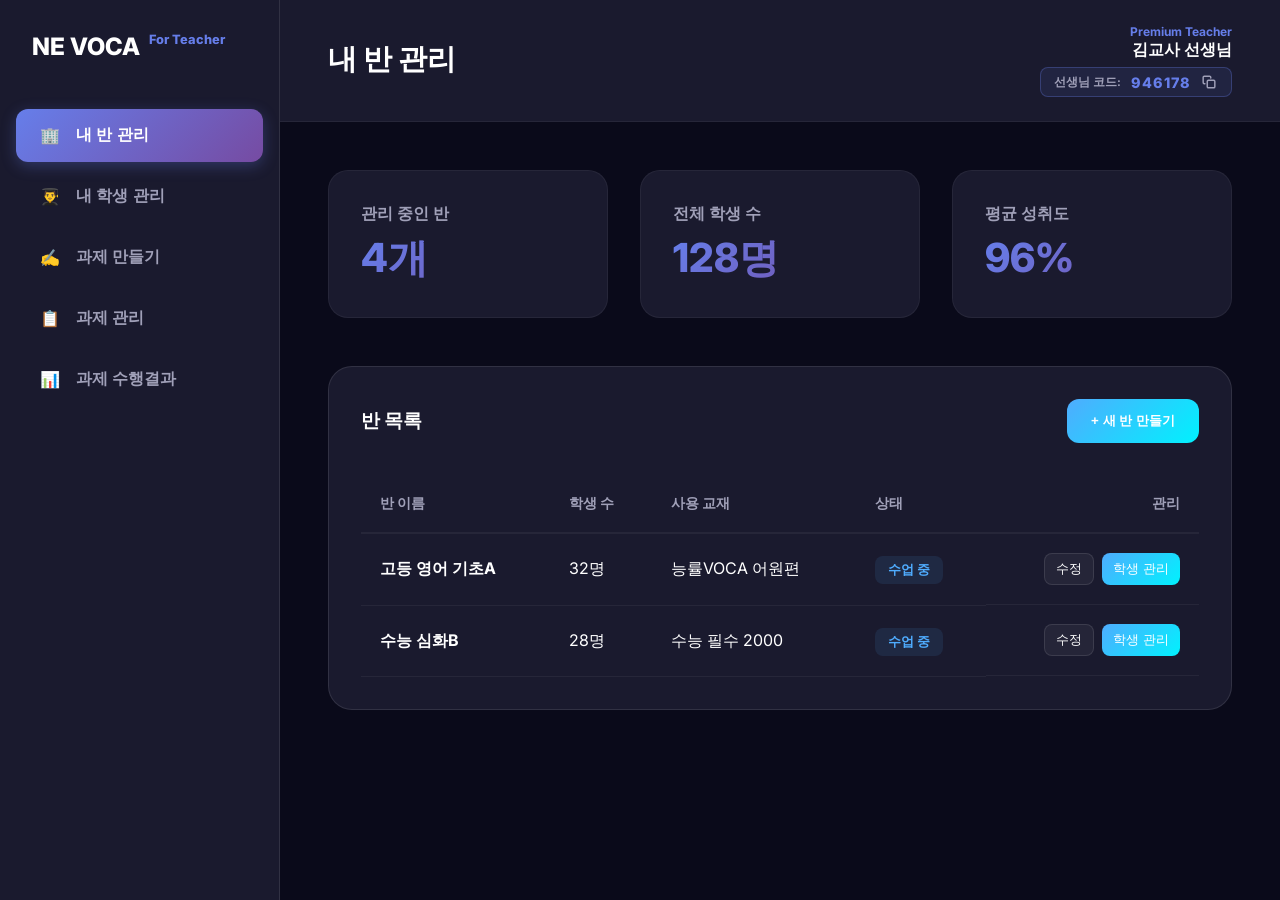
<file: admin.html>
<!DOCTYPE html>
<html lang="ko">

<head>
    <meta charset="UTF-8">
    <meta name="viewport" content="width=device-width, initial-scale=1.0">
    <title>NE VOCA - 관리자 센터</title>
    <link rel="stylesheet" href="style.css">
    <link href="https://fonts.googleapis.com/css2?family=Inter:wght@400;500;600;700;800&display=swap" rel="stylesheet">
    <style>
        body {
            overflow: hidden;
            /* 사이드바 내비게이션 형태이므로 내부 스크롤 사용 */
        }

        #teacherMode {
            position: relative;
            /* 새 창이므로 fixed일 필요 없음 */
            display: block !important;
            width: 100vw;
            height: 100vh;
        }
    </style>
</head>

<body>
    <div id="teacherMode">
        <!-- 학생 추가 모달 레이어 (내부에 위치시켜 확실한 렌더링 보장) -->
        <div id="addStudentModal" class="modal-overlay" style="display: none; z-index: 9999;">
            <div class="modal-content" style="max-width: 500px;">
                <div class="modal-header">
                    <h3>학생 추가하기</h3>
                    <button class="modal-close" onclick="window.closeAddStudentModal()">&times;</button>
                </div>
                <div class="modal-body">
                    <p>현재 반에 소속되지 않은 학생 목록입니다.<br>추가할 학생을 선택해 주세요.</p>
                    <div class="student-selection-list" style="margin-top: 1rem;">
                        <label class="student-item-checkbox">
                            <input type="checkbox"> <span>김철수 (ID: chulsoo01)</span>
                        </label>
                        <label class="student-item-checkbox">
                            <input type="checkbox"> <span>이영희 (ID: younghee_v)</span>
                        </label>
                        <label class="student-item-checkbox">
                            <input type="checkbox"> <span>박지민 (ID: jimin_p)</span>
                        </label>
                        <label class="student-item-checkbox">
                            <input type="checkbox"> <span>최동건 (ID: dg_choi)</span>
                        </label>
                        <label class="student-item-checkbox">
                            <input type="checkbox"> <span>정채연 (ID: chaeyeon)</span>
                        </label>
                        <label class="student-item-checkbox">
                            <input type="checkbox"> <span>강하늘 (ID: sky_kang)</span>
                        </label>
                        <label class="student-item-checkbox">
                            <input type="checkbox"> <span>황희찬 (ID: h_chan)</span>
                        </label>
                        <label class="student-item-checkbox">
                            <input type="checkbox"> <span>조규성 (ID: guesung_cho)</span>
                        </label>
                    </div>
                    <div style="margin-top: 2rem; display: flex; gap: 1rem;">
                        <button class="cancel-btn" style="padding: 0.8rem; margin: 0;"
                            onclick="window.closeAddStudentModal()">취소</button>
                        <button class="submit-btn" style="padding: 0.8rem; margin: 0;"
                            onclick="window.addSelectedStudents()">학생 추가 완료</button>
                    </div>
                </div>
            </div>
        </div>

        <div class="teacher-dashboard">
            <aside class="teacher-sidebar">
                <div class="sidebar-logo">NE VOCA <span>For Teacher</span></div>
                <nav class="sidebar-menu">
                    <button class="menu-item active" data-view="class">
                        <span class="menu-icon">🏢</span>
                        <span>내 반 관리</span>
                    </button>
                    <button class="menu-item" data-view="students">
                        <span class="menu-icon">👨‍🎓</span>
                        <span>내 학생 관리</span>
                    </button>
                    <button class="menu-item" data-view="assignments">
                        <span class="menu-icon">✍️</span>
                        <span>과제 만들기</span>
                    </button>
                    <button class="menu-item" data-view="manageAssignments">
                        <span class="menu-icon">📋</span>
                        <span>과제 관리</span>
                    </button>
                    <button class="menu-item" data-view="results">
                        <span class="menu-icon">📊</span>
                        <span>과제 수행결과</span>
                    </button>
                </nav>
            </aside>
            <main class="teacher-main">
                <header class="teacher-header">
                    <h2 id="teacherViewTitle">내 반 관리</h2>
                    <div class="teacher-user">
                        <span class="user-role">Premium Teacher</span>
                        <span class="user-name">김교사 선생님</span>
                        <div class="teacher-code-badge">
                            <span class="code-label">선생님 코드:</span>
                            <span class="code-value" id="teacherCodeDisplay">------</span>
                            <button class="copy-code-btn" onclick="copyTeacherCode()" title="코드 복사">
                                <svg xmlns="http://www.w3.org/2000/svg" width="14" height="14" viewBox="0 0 24 24"
                                    fill="none" stroke="currentColor" stroke-width="2.5" stroke-linecap="round"
                                    stroke-linejoin="round">
                                    <rect x="9" y="9" width="13" height="13" rx="2" ry="2"></rect>
                                    <path d="M5 15H4a2 2 0 0 1-2-2V4a2 2 0 0 1 2-2h9a2 2 0 0 1 2 2v1"></path>
                                </svg>
                            </button>
                        </div>
                    </div>
                </header>
                <div class="teacher-content-area" id="teacherContent">
                    <!-- Content will be rendered here via JS -->
                </div>
            </main>
        </div>
    </div>

    <script>
        const teacherViewTitle = document.getElementById('teacherViewTitle');
        const teacherContent = document.getElementById('teacherContent');
        const teacherMenuBtn = document.querySelectorAll('.menu-item');

        function showTeacherView(viewName, param) {
            document.querySelectorAll('.menu-item').forEach(btn => {
                btn.classList.toggle('active', btn.dataset.view === viewName);
            });

            let html = '';
            switch (viewName) {
                case 'class':
                    teacherViewTitle.textContent = '내 반 관리';
                    html = `
                        <div class="teacher-summary-grid">
                            <div class="teacher-stat-card">
                                <span class="stat-label">관리 중인 반</span>
                                <span class="stat-value">4개</span>
                            </div>
                            <div class="teacher-stat-card">
                                <span class="stat-label">전체 학생 수</span>
                                <span class="stat-value">128명</span>
                            </div>
                            <div class="teacher-stat-card">
                                <span class="stat-label">평균 성취도</span>
                                <span class="stat-value">96%</span>
                            </div>
                        </div>
                        <div class="teacher-table-card">
                            <div class="table-header">
                                <h3>반 목록</h3>
                                <button class="add-btn" onclick="showTeacherView('createClass')">+ 새 반 만들기</button>
                            </div>
                            <table class="teacher-table">
                                <thead>
                                    <tr>
                                        <th>반 이름</th>
                                        <th>학생 수</th>
                                        <th>사용 교재</th>
                                        <th>상태</th>
                                        <th style="text-align: right;">관리</th>
                                    </tr>
                                </thead>
                                <tbody>
                                    <tr>
                                        <td><strong>고등 영어 기초A</strong></td>
                                        <td>32명</td>
                                        <td>능률VOCA 어원편</td>
                                        <td><span class="status-badge active">수업 중</span></td>
                                        <td style="text-align: right; display: flex; gap: 0.5rem; justify-content: flex-end;">
                                            <button class="approve-btn" style="padding: 0.4rem 0.7rem; font-size: 0.8rem; background: rgba(255,255,255,0.05); border: 1px solid rgba(255,255,255,0.1); color: white;">수정</button>
                                            <button class="approve-btn" style="padding: 0.4rem 0.7rem; font-size: 0.8rem;" onclick="showTeacherView('classDetail', '고등 영어 기초A')">학생 관리</button>
                                        </td>
                                    </tr>
                                    <tr>
                                        <td><strong>수능 심화B</strong></td>
                                        <td>28명</td>
                                        <td>수능 필수 2000</td>
                                        <td><span class="status-badge active">수업 중</span></td>
                                        <td style="text-align: right; display: flex; gap: 0.5rem; justify-content: flex-end;">
                                            <button class="approve-btn" style="padding: 0.4rem 0.7rem; font-size: 0.8rem; background: rgba(255,255,255,0.05); border: 1px solid rgba(255,255,255,0.1); color: white;">수정</button>
                                            <button class="approve-btn" style="padding: 0.4rem 0.7rem; font-size: 0.8rem;" onclick="showTeacherView('classDetail', '수능 심화B')">학생 관리</button>
                                        </td>
                                    </tr>
                                </tbody>
                            </table>
                        </div>
                    `;
                    break;
                case 'classDetail':
                    const className = param || '선택된 반';
                    teacherViewTitle.textContent = `${className} - 학생 관리`;
                    html = `
                        <div class="teacher-table-card">
                            <div class="table-header">
                                <div style="display: flex; align-items: center; gap: 1rem;">
                                    <button class="cancel-btn" style="padding: 0.5rem 1rem; width: auto; margin: 0; font-size: 0.9rem;" onclick="showTeacherView('class')">← 뒤로가기</button>
                                    <h3>학생 명단 (${className})</h3>
                                </div>
                                <button class="add-btn" onclick="openAddStudentModal()">+ 학생 추가</button>
                            </div>
                            <table class="teacher-table">
                                <thead>
                                    <tr>
                                        <th>이름(ID)</th>
                                        <th>최근 학습</th>
                                        <th>과제 이수율</th>
                                        <th style="text-align: right;">관리</th>
                                    </tr>
                                </thead>
                                <tbody>
                                    <tr>
                                        <td><strong>이강인</strong> (kangin_leee)</td>
                                        <td>1시간 전</td>
                                        <td>98%</td>
                                        <td style="text-align: right;">
                                            <button class="reject-btn" style="padding: 0.4rem 0.7rem; font-size: 0.8rem;" onclick="confirm('이 학생을 반에서 제외하시겠습니까?') && alert('삭제되었습니다.')">제외</button>
                                        </td>
                                    </tr>
                                    <tr>
                                        <td><strong>손흥민</strong> (sonny7)</td>
                                        <td>어제</td>
                                        <td>85%</td>
                                        <td style="text-align: right;">
                                            <button class="reject-btn" style="padding: 0.4rem 0.7rem; font-size: 0.8rem;" onclick="confirm('이 학생을 반에서 제외하시겠습니까?') && alert('삭제되었습니다.')">제외</button>
                                        </td>
                                    </tr>
                                    <tr>
                                        <td><strong>김민재</strong> (monster_kmj)</td>
                                        <td>3일 전</td>
                                        <td>72%</td>
                                        <td style="text-align: right;">
                                            <button class="reject-btn" style="padding: 0.4rem 0.7rem; font-size: 0.8rem;" onclick="confirm('이 학생을 반에서 제외하시겠습니까?') && alert('삭제되었습니다.')">제외</button>
                                        </td>
                                    </tr>
                                </tbody>
                            </table>
                        </div>
                    `;
                    break;
                case 'createClass':
                    teacherViewTitle.textContent = '새 반 만들기';
                    html = `
                        <div class="teacher-table-card" style="max-width: 900px; margin: 0 auto;">
                            <div class="teacher-form-group">
                                <label>반 이름</label>
                                <input type="text" class="teacher-input" placeholder="예: [초급] 영단어 마스터반">
                            </div>

                            <div class="teacher-form-group">
                                <label>교재 선택</label>
                                <div class="book-grid-selection">
                                    <label class="book-item-radio">
                                        <input type="radio" name="textbook" checked>
                                        <div class="book-visual">
                                            <span class="book-emoji">📘</span>
                                            <span class="book-title-mini">능률VOCA 어원편</span>
                                        </div>
                                    </label>
                                    <label class="book-item-radio">
                                        <input type="radio" name="textbook">
                                        <div class="book-visual">
                                            <span class="book-emoji">📕</span>
                                            <span class="book-title-mini">중학 영단어</span>
                                        </div>
                                    </label>
                                    <label class="book-item-radio">
                                        <input type="radio" name="textbook">
                                        <div class="book-visual">
                                            <span class="book-emoji">📗</span>
                                            <span class="book-title-mini">수능 필수 2000</span>
                                        </div>
                                    </label>
                                </div>
                            </div>

                            <div class="teacher-form-group">
                                <label>학생 추가 (불러오기)</label>
                                <div class="student-selection-list">
                                    <label class="student-item-checkbox">
                                        <input type="checkbox"> <span>김철수 (ID: chulsoo01)</span>
                                    </label>
                                    <label class="student-item-checkbox">
                                        <input type="checkbox"> <span>이영희 (ID: younghee_v)</span>
                                    </label>
                                    <label class="student-item-checkbox">
                                        <input type="checkbox"> <span>박지민 (ID: jimin_p)</span>
                                    </label>
                                    <label class="student-item-checkbox">
                                        <input type="checkbox"> <span>최동건 (ID: dg_choi)</span>
                                    </label>
                                    <label class="student-item-checkbox">
                                        <input type="checkbox"> <span>정채연 (ID: chaeyeon)</span>
                                    </label>
                                    <label class="student-item-checkbox">
                                        <input type="checkbox"> <span>강하늘 (ID: sky_kang)</span>
                                    </label>
                                </div>
                                <p style="font-size: 0.85rem; color: var(--text-secondary); margin-top: 0.5rem;">총 6명의 학생이 대기 중입니다.</p>
                            </div>

                            <div class="teacher-form-group">
                                <label>기능 설정</label>
                                <div style="display: flex; gap: 2rem;">
                                    <label style="display: flex; align-items: center; gap: 0.5rem; cursor: pointer;">
                                        <input type="checkbox" checked> <span>매일 자동 출석 체크</span>
                                    </label>
                                    <label style="display: flex; align-items: center; gap: 0.5rem; cursor: pointer;">
                                        <input type="checkbox" checked> <span>오답 노트 자동 생성</span>
                                    </label>
                                </div>
                            </div>

                            <div class="form-actions">
                                <button class="cancel-btn" onclick="showTeacherView('class')">취소</button>
                                <button class="submit-btn" onclick="alert('새 반이 성공적으로 만들어졌습니다!'); showTeacherView('class')">반 만들기 완료</button>
                            </div>
                        </div>
                    `;
                    break;
                case 'students':
                    teacherViewTitle.textContent = '내 학생 관리';
                    html = `
                        <!-- 승인 대기 학생 리스트 -->
                        <div class="teacher-table-card" style="margin-bottom: 3rem; border-color: rgba(79, 172, 254, 0.3);">
                            <div class="table-header">
                                <h3 style="display: flex; align-items: center; gap: 0.8rem;">
                                    승인 대기 학생 
                                    <span class="status-badge active" style="font-size: 0.7rem;">3명</span>
                                </h3>
                            </div>
                            <table class="teacher-table">
                                <thead>
                                    <tr>
                                        <th>신청일</th>
                                        <th>이름(ID)</th>
                                        <th>신청 메시지</th>
                                        <th style="text-align: right;">관리</th>
                                    </tr>
                                </thead>
                                <tbody>
                                    <tr>
                                        <td>2026.02.23</td>
                                        <td><strong>강민호</strong> (minho_k)</td>
                                        <td>선생님 반에 들어가고 싶습니다!</td>
                                        <td style="text-align: right; display: flex; gap: 0.5rem; justify-content: flex-end;">
                                            <button class="approve-btn" onclick="alert('강민호 학생의 승인이 완료되었습니다.'); showTeacherView('students')">승인</button>
                                            <button class="reject-btn" onclick="alert('거절되었습니다.')">거절</button>
                                        </td>
                                    </tr>
                                    <tr>
                                        <td>2026.02.22</td>
                                        <td><strong>유진아</strong> (jina_yu)</td>
                                        <td>열심히 하겠습니다.</td>
                                        <td style="text-align: right; display: flex; gap: 0.5rem; justify-content: flex-end;">
                                            <button class="approve-btn" onclick="alert('유진아 학생의 승인이 완료되었습니다.'); showTeacherView('students')">승인</button>
                                            <button class="reject-btn" onclick="alert('거절되었습니다.')">거절</button>
                                        </td>
                                    </tr>
                                    <tr>
                                        <td>2026.02.22</td>
                                        <td><strong>김지한</strong> (jihan_k)</td>
                                        <td>-</td>
                                        <td style="text-align: right; display: flex; gap: 0.5rem; justify-content: flex-end;">
                                            <button class="approve-btn" onclick="alert('김지한 학생의 승인이 완료되었습니다.'); showTeacherView('students')">승인</button>
                                            <button class="reject-btn" onclick="alert('거절되었습니다.')">거절</button>
                                        </td>
                                    </tr>
                                </tbody>
                            </table>
                        </div>

                        <!-- 전체 학생 리스트 -->
                        <div class="teacher-table-card">
                            <div class="table-header">
                                <h3>내 학생 리스트</h3>
                                <div style="display: flex; gap: 1rem;">
                                    <input type="text" placeholder="학생 이름 검색..." style="padding: 0.8rem; border-radius: 12px; border: 1px solid #333; background: #1a1a2e; color: white;">
                                    <button class="add-btn" style="background: rgba(255,255,255,0.05); border: 1px solid rgba(255,255,255,0.1);">엑셀 다운로드</button>
                                </div>
                            </div>
                            <table class="teacher-table">
                                <thead>
                                    <tr>
                                        <th>이름</th>
                                        <th>소속 반</th>
                                        <th>최근 학습일</th>
                                        <th>미완료 과제</th>
                                        <th>학습 리포트</th>
                                        <th style="text-align: right;">관리</th>
                                    </tr>
                                </thead>
                                <tbody>
                                    <tr>
                                        <td><strong>이강인</strong> (kangin_leee)</td>
                                        <td>고등 영어 기초A</td>
                                        <td>1시간 전</td>
                                        <td>0건</td>
                                        <td><button style="background: transparent; border: 1px solid var(--accent-color); color: var(--accent-color); padding: 0.3rem 0.6rem; border-radius: 6px; cursor: pointer;">보기</button></td>
                                        <td style="text-align: right; display: flex; gap: 0.5rem; justify-content: flex-end;">
                                            <button class="approve-btn" style="padding: 0.4rem 0.7rem; font-size: 0.8rem; background: rgba(255, 255, 255, 0.05); border: 1px solid rgba(255, 255, 255, 0.1); color: white;" onclick="const newClass = prompt('이강인 학생의 이동할 반을 선택해주세요.\n1. 고등 영어 기초A\n2. 수능 심화B\n3. 중학 영단어반'); if(newClass) alert('반 변경이 완료되었습니다.')">반 수정</button>
                                            <button class="reject-btn" style="padding: 0.4rem 0.7rem; font-size: 0.8rem;" onclick="confirm('이강인 학생을 정말 삭제하시겠습니까?') && alert('삭제되었습니다.')">삭제</button>
                                        </td>
                                    </tr>
                                    <tr>
                                        <td><strong>손흥민</strong> (sonny7)</td>
                                        <td>수능 심화B</td>
                                        <td>오늘</td>
                                        <td>2건</td>
                                        <td><button style="background: transparent; border: 1px solid var(--accent-color); color: var(--accent-color); padding: 0.3rem 0.6rem; border-radius: 6px; cursor: pointer;">보기</button></td>
                                        <td style="text-align: right; display: flex; gap: 0.5rem; justify-content: flex-end;">
                                            <button class="approve-btn" style="padding: 0.4rem 0.7rem; font-size: 0.8rem; background: rgba(255, 255, 255, 0.05); border: 1px solid rgba(255, 255, 255, 0.1); color: white;" onclick="const newClass = prompt('손흥민 학생의 이동할 반을 선택해주세요.\n1. 고등 영어 기초A\n2. 수능 심화B\n3. 중학 영단어반'); if(newClass) alert('반 변경이 완료되었습니다.')">반 수정</button>
                                            <button class="reject-btn" style="padding: 0.4rem 0.7rem; font-size: 0.8rem;" onclick="confirm('손흥민 학생을 정말 삭제하시겠습니까?') && alert('삭제되었습니다.')">삭제</button>
                                        </td>
                                    </tr>
                                </tbody>
                            </table>
                        </div>
                    `;
                    break;
                case 'assignments':
                    teacherViewTitle.textContent = '과제 만들기';
                    html = `
                        <div class="teacher-table-card" style="max-width: 800px; margin: 0 auto;">
                            <div class="teacher-form-group">
                                <label>과제명</label>
                                <input type="text" class="teacher-input" placeholder="예: Day 01-05 기초 단어 복습">
                            </div>

                            <div class="teacher-form-group">
                                <label>반 선택</label>
                                <select class="teacher-select">
                                    <option>고등 영어 기초A</option>
                                    <option>수능 심화B</option>
                                    <option>중학 영단어반</option>
                                </select>
                            </div>

                            <div class="teacher-form-group">
                                <label>학생 선택</label>
                                <div style="display: flex; gap: 2rem; margin-bottom: 1rem;">
                                    <label style="display: flex; align-items: center; gap: 0.5rem; cursor: pointer;">
                                        <input type="radio" name="studentTarget" value="all" checked onchange="document.getElementById('manualStudentList').style.display='none'"> 
                                        <span>전체 학생</span>
                                    </label>
                                    <label style="display: flex; align-items: center; gap: 0.5rem; cursor: pointer;">
                                        <input type="radio" name="studentTarget" value="select" onchange="document.getElementById('manualStudentList').style.display='block'"> 
                                        <span>학생 선택</span>
                                    </label>
                                </div>
                                <div id="manualStudentList" style="display: none; border-top: 1px solid rgba(255,255,255,0.05); padding-top: 1rem;">
                                    <div class="student-selection-list">
                                        <label class="student-item-checkbox">
                                            <input type="checkbox"> <span>김철수 (ID: chulsoo01)</span>
                                        </label>
                                        <label class="student-item-checkbox">
                                            <input type="checkbox"> <span>이영희 (ID: younghee_v)</span>
                                        </label>
                                        <label class="student-item-checkbox">
                                            <input type="checkbox"> <span>박지민 (ID: jimin_p)</span>
                                        </label>
                                        <label class="student-item-checkbox">
                                            <input type="checkbox"> <span>최동건 (ID: dg_choi)</span>
                                        </label>
                                        <label class="student-item-checkbox">
                                            <input type="checkbox"> <span>정채연 (ID: chaeyeon)</span>
                                        </label>
                                        <label class="student-item-checkbox">
                                            <input type="checkbox"> <span>강하늘 (ID: sky_kang)</span>
                                        </label>
                                    </div>
                                </div>
                            </div>

                            <div class="teacher-form-group">
                                <label>교재 선택</label>
                                <div class="book-grid-selection">
                                    <label class="book-item-radio">
                                        <input type="radio" name="textbook" checked>
                                        <div class="book-visual">
                                            <span class="book-emoji">📘</span>
                                            <span class="book-title-mini">능률VOCA 어원편</span>
                                        </div>
                                    </label>
                                    <label class="book-item-radio">
                                        <input type="radio" name="textbook">
                                        <div class="book-visual">
                                            <span class="book-emoji">📕</span>
                                            <span class="book-title-mini">중학 영단어</span>
                                        </div>
                                    </label>
                                    <label class="book-item-radio">
                                        <input type="radio" name="textbook">
                                        <div class="book-visual">
                                            <span class="book-emoji">📗</span>
                                            <span class="book-title-mini">수능 필수 2000</span>
                                        </div>
                                    </label>
                                </div>
                            </div>

                            <div class="teacher-form-group">
                                <label>학습 범위 선택(Day)</label>
                                <div style="display: flex; align-items: center; gap: 1rem;">
                                    <div class="day-stepper">
                                        <span class="stepper-label">Day</span>
                                        <input type="number" id="assignmentDayStart" value="1" min="1">
                                        <div class="stepper-btns">
                                            <button class="stepper-btn" onclick="adjustDay('assignmentDayStart', 1)">▲</button>
                                            <button class="stepper-btn" onclick="adjustDay('assignmentDayStart', -1)">▼</button>
                                        </div>
                                    </div>
                                    <span style="color: #a0a0b8; font-weight: 700;">~</span>
                                    <div class="day-stepper">
                                        <span class="stepper-label">Day</span>
                                        <input type="number" id="assignmentDayEnd" value="5" min="1">
                                        <div class="stepper-btns">
                                            <button class="stepper-btn" onclick="adjustDay('assignmentDayEnd', 1)">▲</button>
                                            <button class="stepper-btn" onclick="adjustDay('assignmentDayEnd', -1)">▼</button>
                                        </div>
                                    </div>
                                </div>
                            </div>

                            <div class="teacher-form-group">
                                <label>학습방식 유형 (중복 선택 가능)</label>
                                <div style="display: grid; grid-template-columns: repeat(3, 1fr); gap: 1rem;">
                                    <label class="student-item-checkbox" style="background: rgba(255,255,255,0.03); border: 1px solid rgba(255,255,255,0.05); border-radius: 12px; padding: 1rem;">
                                        <input type="checkbox" checked> <span>스펠링퀴즈</span>
                                    </label>
                                    <label class="student-item-checkbox" style="background: rgba(255,255,255,0.03); border: 1px solid rgba(255,255,255,0.05); border-radius: 12px; padding: 1rem;">
                                        <input type="checkbox" checked> <span>단어퀴즈</span>
                                    </label>
                                    <label class="student-item-checkbox" style="background: rgba(255,255,255,0.03); border: 1px solid rgba(255,255,255,0.05); border-radius: 12px; padding: 1rem;">
                                        <input type="checkbox"> <span>문장퀴즈</span>
                                    </label>
                                </div>
                            </div>

                            <div class="teacher-form-group">
                                <label>과제 종료일</label>
                                <input type="date" class="teacher-input" style="color-scheme: dark;">
                            </div>

                            <div class="form-actions">
                                <button class="cancel-btn" onclick="showTeacherView('class')">취소</button>
                                <button class="submit-btn" onclick="submitAssignment()">과제 배포하기</button>
                            </div>
                        </div>
                    `;
                    break;
                case 'manageAssignments':
                    teacherViewTitle.textContent = '과제 관리';
                    html = `
                        <div class="teacher-table-card">
                            <div class="table-header">
                                <h3>배포된 과제 목록</h3>
                                <button class="add-btn" onclick="showTeacherView('assignments')">+ 과제 만들기</button>
                            </div>
                            <table class="teacher-table">
                                <thead>
                                    <tr>
                                        <th>과제명</th>
                                        <th>대상 반</th>
                                        <th>교재 / 범위</th>
                                        <th>학습 유형</th>
                                        <th>마감일</th>
                                        <th>상태</th>
                                        <th style="text-align: right;">관리</th>
                                    </tr>
                                </thead>
                                <tbody>
                                    <tr>
                                        <td><strong>Day 01-05 기초 단어</strong></td>
                                        <td>고등 영어 기초A</td>
                                        <td>어원편 (D1~D5)</td>
                                        <td><span style="font-size: 0.8rem; background: rgba(255,255,255,0.1); padding: 0.2rem 0.5rem; border-radius: 4px;">스펠링, 단어</span></td>
                                        <td>2026.03.01</td>
                                        <td><span class="status-badge active">진행중</span></td>
                                        <td style="text-align: right;">
                                            <button class="approve-btn" style="padding: 0.4rem 0.7rem; font-size: 0.8rem; background: rgba(255,255,255,0.05); border: 1px solid rgba(255,255,255,0.1); color: white;" onclick="showTeacherView('results')">결과</button>
                                            <button class="reject-btn" style="padding: 0.4rem 0.7rem; font-size: 0.8rem;">삭제</button>
                                        </td>
                                    </tr>
                                    <tr>
                                        <td><strong>중학 필수 동사 50</strong></td>
                                        <td>중학 영단어반</td>
                                        <td>중학 기초 (D10~D12)</td>
                                        <td><span style="font-size: 0.8rem; background: rgba(255,255,255,0.1); padding: 0.2rem 0.5rem; border-radius: 4px;">단어, 문장</span></td>
                                        <td>2026.02.20</td>
                                        <td><span class="status-badge complete" style="background: rgba(255,255,255,0.05); color: #888;">마감</span></td>
                                        <td style="text-align: right;">
                                            <button class="approve-btn" style="padding: 0.4rem 0.7rem; font-size: 0.8rem; background: rgba(255,255,255,0.05); border: 1px solid rgba(255,255,255,0.1); color: white;" onclick="showTeacherView('results')">결과</button>
                                            <button class="reject-btn" style="padding: 0.4rem 0.7rem; font-size: 0.8rem;">삭제</button>
                                        </td>
                                    </tr>
                                    <tr>
                                        <td><strong>수능 고난도 어휘 100</strong></td>
                                        <td>수능 심화B</td>
                                        <td>수능 필수 (D40~D45)</td>
                                        <td><span style="font-size: 0.8rem; background: rgba(255,255,255,0.1); padding: 0.2rem 0.5rem; border-radius: 4px;">스펠링</span></td>
                                        <td>2026.03.05</td>
                                        <td><span class="status-badge active">진행중</span></td>
                                        <td style="text-align: right;">
                                            <button class="approve-btn" style="padding: 0.4rem 0.7rem; font-size: 0.8rem; background: rgba(255,255,255,0.05); border: 1px solid rgba(255,255,255,0.1); color: white;" onclick="showTeacherView('results')">결과</button>
                                            <button class="reject-btn" style="padding: 0.4rem 0.7rem; font-size: 0.8rem;">삭제</button>
                                        </td>
                                    </tr>
                                </tbody>
                            </table>
                        </div>
                    `;
                    break;
                case 'results':
                    teacherViewTitle.textContent = '과제 수행결과';
                    html = `
                        <div class="result-tabs" style="display: flex; gap: 1rem; margin-bottom: 2rem; border-bottom: 1px solid rgba(255,255,255,0.05); padding-bottom: 1rem;">
                            <button class="menu-item active" style="padding: 0.8rem 1.5rem; background: rgba(102, 126, 234, 0.1);" onclick="switchResultTab('student')">👤 학생별</button>
                            <button class="menu-item" style="padding: 0.8rem 1.5rem;" onclick="switchResultTab('class')">🏢 반별</button>
                            <button class="menu-item" style="padding: 0.8rem 1.5rem;" onclick="switchResultTab('assignment')">📝 과제별</button>
                            <button class="menu-item" style="padding: 0.8rem 1.5rem;" onclick="switchResultTab('textbook')">📚 교재별</button>
                        </div>

                        <div id="resultTabContent">
                            <!-- 학생별 결과 (Default) -->
                            <div class="teacher-summary-grid">
                                <div class="teacher-stat-card">
                                    <span class="stat-label">학습 완료 인원</span>
                                    <span class="stat-value">112 / 128</span>
                                </div>
                                <div class="teacher-stat-card">
                                    <span class="stat-label">평균 성취도</span>
                                    <span class="stat-value">94%</span>
                                </div>
                            </div>
                            <div class="teacher-table-card">
                                <h3>학생별 누적 수행 데이터</h3>
                                <table class="teacher-table">
                                    <thead>
                                        <tr>
                                            <th>이름</th>
                                            <th>완료 과제</th>
                                            <th>평균 점수</th>
                                            <th>최근 학습일</th>
                                            <th>성취도</th>
                                        </tr>
                                    </thead>
                                    <tbody>
                                        <tr>
                                            <td>강민호</td>
                                            <td>24 / 25</td>
                                            <td>96점</td>
                                            <td>오늘</td>
                                            <td><span class="status-badge complete">최우수</span></td>
                                        </tr>
                                        <tr>
                                            <td>이강인</td>
                                            <td>25 / 25</td>
                                            <td>92점</td>
                                            <td>1시간 전</td>
                                            <td><span class="status-badge complete">우수</span></td>
                                        </tr>
                                    </tbody>
                                </table>
                            </div>
                        </div>
                    `;
                    break;
            }
            teacherContent.innerHTML = html;
        }

        function switchResultTab(tabName) {
            const container = document.getElementById('resultTabContent');
            const buttons = document.querySelectorAll('.result-tabs .menu-item');

            buttons.forEach(btn => {
                const isActive = btn.innerText.includes(
                    tabName === 'student' ? '학생' :
                        (tabName === 'class' ? '반별' :
                            (tabName === 'assignment' ? '과제' : '교재'))
                );
                btn.classList.toggle('active', isActive);
                btn.style.background = isActive ? 'rgba(102, 126, 234, 0.1)' : 'transparent';
            });

            let html = '';
            if (tabName === 'student') {
                html = `
                    <div class="teacher-summary-grid">
                        <div class="teacher-stat-card">
                            <span class="stat-label">학습 완료 인원</span>
                            <span class="stat-value">112 / 128</span>
                        </div>
                        <div class="teacher-stat-card">
                            <span class="stat-label">평균 성취도</span>
                            <span class="stat-value">94%</span>
                        </div>
                    </div>
                    <div class="teacher-table-card">
                        <h3>학생별 누적 수행 데이터</h3>
                        <table class="teacher-table">
                            <thead>
                                <tr><th>이름</th><th>완료 과제</th><th>평균 점수</th><th>최근 학습일</th><th>성취도</th></tr>
                            </thead>
                            <tbody>
                                <tr><td>강민호</td><td>24 / 25</td><td>96점</td><td>오늘</td><td><span class="status-badge complete">최우수</span></td></tr>
                                <tr><td>이강인</td><td>25 / 25</td><td>92점</td><td>1시간 전</td><td><span class="status-badge complete">우수</span></td></tr>
                            </tbody>
                        </table>
                    </div>
                `;
            } else if (tabName === 'class') {
                html = `
                    <div class="teacher-summary-grid">
                        <div class="teacher-stat-card">
                            <span class="stat-label">관리 중인 반</span>
                            <span class="stat-value">4개</span>
                        </div>
                        <div class="teacher-stat-card">
                            <span class="stat-label">종합 평균 점수</span>
                            <span class="stat-value">91점</span>
                        </div>
                    </div>
                    <div class="teacher-table-card">
                        <h3>반별 평균 수행 지표</h3>
                        <table class="teacher-table">
                            <thead>
                                <tr><th>반 이름</th><th>학생 수</th><th>사용 교재</th><th>평균 점수</th><th style="text-align: right;">관리</th></tr>
                            </thead>
                            <tbody>
                                <tr><td><strong>고등 영어 기초A</strong></td><td>32명</td><td>능률VOCA 어원편</td><td>94점</td><td style="text-align: right;"><button class="approve-btn" style="padding: 0.4rem 0.7rem; font-size: 0.8rem; background: rgba(255,255,255,0.05); border: 1px solid rgba(255,255,255,0.1); color: white;">수정</button></td></tr>
                                <tr><td><strong>수능 심화B</strong></td><td>28명</td><td>수능 필수 2000</td><td>88점</td><td style="text-align: right;"><button class="approve-btn" style="padding: 0.4rem 0.7rem; font-size: 0.8rem; background: rgba(255,255,255,0.05); border: 1px solid rgba(255,255,255,0.1); color: white;">수정</button></td></tr>
                                <tr><td><strong>중학 필수 단어반</strong></td><td>35명</td><td>중학 영단어</td><td>95점</td><td style="text-align: right;"><button class="approve-btn" style="padding: 0.4rem 0.7rem; font-size: 0.8rem; background: rgba(255,255,255,0.05); border: 1px solid rgba(255,255,255,0.1); color: white;">수정</button></td></tr>
                                <tr><td><strong>기초 영문법반</strong></td><td>33명</td><td>어원편 기초</td><td>82점</td><td style="text-align: right;"><button class="approve-btn" style="padding: 0.4rem 0.7rem; font-size: 0.8rem; background: rgba(255,255,255,0.05); border: 1px solid rgba(255,255,255,0.1); color: white;">수정</button></td></tr>
                            </tbody>
                        </table>
                    </div>
                `;
            } else if (tabName === 'assignment') {
                html = `
                    <div class="teacher-summary-grid">
                        <div class="teacher-stat-card">
                            <span class="stat-label">진행 중인 과제</span>
                            <span class="stat-value">12개</span>
                        </div>
                        <div class="teacher-stat-card">
                            <span class="stat-label">평균 제출률</span>
                            <span class="stat-value">88%</span>
                        </div>
                    </div>
                    <div class="teacher-table-card">
                        <h3>배포 과제별 리포트</h3>
                        <table class="teacher-table">
                            <thead>
                                <tr><th>과제명</th><th>대상 반</th><th>제출 현황</th><th>평균 점수</th><th>상태</th></tr>
                            </thead>
                            <tbody>
                                <tr><td>Day 12-15 복습</td><td>기초A</td><td>30 / 32</td><td>94점</td><td><span class="status-badge complete">마감</span></td></tr>
                                <tr><td>필수 숙어 50개</td><td>심화B</td><td>22 / 28</td><td>88점</td><td><span class="status-badge active">진행중</span></td></tr>
                            </tbody>
                        </table>
                    </div>
                `;
            } else if (tabName === 'textbook') {
                html = `
                    <div class="teacher-summary-grid">
                        <div class="teacher-stat-card">
                            <span class="stat-label">사용 중인 교재</span>
                            <span class="stat-value">3권</span>
                        </div>
                        <div class="teacher-stat-card">
                            <span class="stat-label">가장 인기있는 교재</span>
                            <span class="stat-value">어원편</span>
                        </div>
                    </div>
                    <div class="teacher-table-card">
                        <h3>교재별 학습 성취도 통계</h3>
                        <table class="teacher-table">
                            <thead>
                                <tr><th>교재명</th><th>사용 인원</th><th>완독률</th><th>평균 점수</th><th>난이도 체감</th></tr>
                            </thead>
                            <tbody>
                                <tr><td>능률VOCA 어원편</td><td>84명</td><td>72%</td><td>91점</td><td>보통</td></tr>
                                <tr><td>수능 필수 2000</td><td>44명</td><td>45%</td><td>86점</td><td>약간 어려움</td></tr>
                            </tbody>
                        </table>
                    </div>
                `;
            }
            container.innerHTML = html;
        }

        teacherMenuBtn.forEach(btn => {
            btn.addEventListener('click', () => {
                showTeacherView(btn.dataset.view);
            });
        });

        // 선생님 코드 만들기 및 관리 (localStorage를 사용하여 고정)
        function generateTeacherCode() {
            let code = localStorage.getItem('teacherCode');

            if (!code) {
                // 코드가 없으면 새로 만들기 (100,000 ~ 999,999)
                code = Math.floor(100000 + Math.random() * 900000);
                localStorage.setItem('teacherCode', code);
            }

            document.getElementById('teacherCodeDisplay').textContent = code;
            return code;
        }

        function copyTeacherCode() {
            const code = document.getElementById('teacherCodeDisplay').textContent;
            navigator.clipboard.writeText(code).then(() => {
                alert('선생님 코드가 복사되었습니다: ' + code);
            }).catch(err => {
                console.error('복사 실패:', err);
            });
        }

        // 학습 범위(Day) 조절 함수
        function adjustDay(inputId, delta) {
            const input = document.getElementById(inputId);
            if (!input) return;
            let currentValue = parseInt(input.value) || 0;
            let newValue = currentValue + delta;
            if (newValue < 1) newValue = 1; // 최소값 1 유지
            input.value = newValue;
        }

        // 과제 배포 및 유효성 검사
        function submitAssignment() {
            const startInput = document.getElementById('assignmentDayStart');
            const endInput = document.getElementById('assignmentDayEnd');

            if (!startInput || !endInput) return;

            const dayStart = parseInt(startInput.value);
            const dayEnd = parseInt(endInput.value);

            if (dayEnd < dayStart) {
                alert('학습 범위의 종료일(Day)은 시작일보다 작을 수 없습니다.');
                endInput.focus();
                return;
            }

            alert('과제가 성공적으로 배포되었습니다!');
            showTeacherView('manageAssignments');
        }

        // 초기화
        window.addEventListener('load', () => {
            generateTeacherCode();
            showTeacherView('class');
        });

        // 모달 제어 함수
        function openAddStudentModal() {
            console.log("Opening student selection modal...");
            const modal = document.getElementById('addStudentModal');
            if (modal) {
                modal.classList.remove('hidden');
                modal.style.display = 'flex';
            } else {
                console.error("AddStudentModal element not found!");
            }
        }

        function closeAddStudentModal() {
            const modal = document.getElementById('addStudentModal');
            if (modal) {
                modal.classList.add('hidden');
                modal.style.display = 'none';
            }
        }

        function addSelectedStudents() {
            const selectedCount = document.querySelectorAll('#addStudentModal .student-item-checkbox input:checked').length;
            if (selectedCount > 0) {
                alert(`${selectedCount}명의 학생이 반에 추가되었습니다.`);
                closeAddStudentModal();
            } else {
                alert('추가할 학생을 선택해주세요.');
            }
        }
    </script>
</body>

</html>
</file>
<file: style.css>
* {
    margin: 0;
    padding: 0;
    box-sizing: border-box;
}

.hidden {
    display: none !important;
}

:root {
    --primary-gradient: linear-gradient(135deg, #667eea 0%, #764ba2 100%);
    --secondary-gradient: linear-gradient(135deg, #f093fb 0%, #f5576c 100%);
    --success-gradient: linear-gradient(135deg, #4facfe 0%, #00f2fe 100%);
    --dark-bg: #0f0f23;
    --card-bg: #1a1a2e;
    --text-primary: #ffffff;
    --text-secondary: #a0a0b8;
    --accent-color: #667eea;
    --shadow-lg: 0 20px 60px rgba(0, 0, 0, 0.5);
    --shadow-xl: 0 30px 80px rgba(0, 0, 0, 0.6);
}

body {
    font-family: 'Inter', -apple-system, BlinkMacSystemFont, 'Segoe UI', sans-serif;
    background: var(--dark-bg);
    color: var(--text-primary);
    min-height: 100vh;
    margin: 0;
    padding: 0;
    overflow-x: hidden;
    /* Removed position: fixed to allow natural scrolling on mobile */
    width: 100%;
}

body::before {
    content: '';
    position: fixed;
    top: -50%;
    left: -50%;
    width: 200%;
    height: 200%;
    background: radial-gradient(circle, rgba(102, 126, 234, 0.1) 0%, transparent 70%);
    animation: rotate 30s linear infinite;
    pointer-events: none;
    z-index: 0;
}

@keyframes rotate {
    from {
        transform: rotate(0deg);
    }

    to {
        transform: rotate(360deg);
    }
}

.container {
    position: relative;
    z-index: 1;
    width: 100%;
    min-height: 100vh;
    display: flex;
    flex-direction: column;
    padding: 0;
    padding-bottom: 90px;
    /* Ensure no scroll here if it's not the main scroll */
}

header {
    text-align: center;
    padding: 1rem 1rem 0.8rem;
    background: var(--card-bg);
    border-bottom: 1px solid rgba(102, 126, 234, 0.2);
    position: sticky;
    top: 0;
    z-index: 100;
    backdrop-filter: blur(10px);
}

header h1 {
    font-size: 1.8rem;
    font-weight: 700;
    background: var(--primary-gradient);
    -webkit-background-clip: text;
    -webkit-text-fill-color: transparent;
    background-clip: text;
    margin: 0 0 0.3rem 0;
    letter-spacing: 0.1em;
}

@keyframes fadeInDown {
    from {
        opacity: 0;
        transform: translateY(-20px);
    }

    to {
        opacity: 1;
        transform: translateY(0);
    }
}

.subtitle {
    color: var(--text-secondary);
    font-size: 0.85rem;
    margin: 0;
}

.search-btn {
    position: absolute;
    top: 1.5rem;
    right: 1.2rem;
    background: transparent;
    border: none;
    color: var(--text-secondary);
    cursor: pointer;
    padding: 0.5rem;
    border-radius: 50%;
    transition: all 0.3s ease;
    display: flex;
    align-items: center;
    justify-content: center;
}

.search-btn:hover {
    color: var(--accent-color);
    background: rgba(102, 126, 234, 0.1);
}

.search-container {
    position: absolute;
    top: 0;
    left: 0;
    width: 100%;
    height: 100%;
    background: var(--card-bg);
    display: flex;
    align-items: center;
    padding: 0 1.5rem;
    z-index: 110;
    animation: fadeInDown 0.3s ease-out;
}

.search-input {
    flex: 1;
    background: transparent;
    border: none;
    border-bottom: 2px solid var(--accent-color);
    color: var(--text-primary);
    font-size: 1.1rem;
    padding: 0.8rem 0;
    outline: none;
}

.search-close-btn {
    background: transparent;
    border: none;
    color: var(--text-secondary);
    font-size: 2rem;
    margin-left: 1rem;
    cursor: pointer;
}

@keyframes fadeIn {
    from {
        opacity: 0;
    }

    to {
        opacity: 1;
    }
}

.progress-container {
    background: var(--card-bg);
    border-radius: 0;
    padding: 1rem;
    margin: 0;
}

/* Modal Overlay */
.modal-overlay {
    position: fixed;
    top: 0;
    left: 0;
    right: 0;
    bottom: 0;
    background: rgba(0, 0, 0, 0.85);
    backdrop-filter: blur(10px);
    display: flex;
    justify-content: center;
    align-items: center;
    z-index: 1000;
    padding: 1rem;
    transition: all 0.3s ease;
}

.modal-overlay.hidden {
    display: none;
    opacity: 0;
    pointer-events: none;
}

.modal-content {
    background: var(--card-bg);
    border: 1px solid rgba(102, 126, 234, 0.3);
    border-radius: 25px;
    width: 100%;
    max-width: 400px;
    max-height: 90vh;
    padding: 1.5rem;
    box-shadow: var(--shadow-xl);
    animation: fadeInUp 0.4s ease-out;
    display: flex;
    flex-direction: column;
    overflow: hidden;
}

.modal-header {
    display: flex;
    justify-content: space-between;
    align-items: center;
    margin-bottom: 1rem;
    flex-shrink: 0;
}

.modal-header h3 {
    margin: 0;
    font-size: 1.5rem;
    color: var(--text-primary);
}

.modal-close {
    background: transparent;
    border: none;
    color: var(--text-secondary);
    font-size: 2rem;
    cursor: pointer;
    line-height: 1;
}

.modal-body {
    overflow-y: auto;
    padding-right: 5px;
    flex: 1;
}

.modal-body::-webkit-scrollbar {
    width: 4px;
}

.modal-body::-webkit-scrollbar-thumb {
    background: rgba(102, 126, 234, 0.3);
    border-radius: 2px;
}

.modal-body p {
    color: var(--text-secondary);
    margin-bottom: 1rem;
    text-align: center;
    line-height: 1.4;
}

.pin-input-group {
    margin-bottom: 1.5rem;
}

#pinInput {
    width: 100%;
    background: rgba(0, 0, 0, 0.3);
    border: 2px solid rgba(102, 126, 234, 0.3);
    border-radius: 15px;
    padding: 1rem;
    color: var(--text-primary);
    font-size: 1.2rem;
    font-weight: 700;
    text-align: center;
    font-family: monospace;
    letter-spacing: 0.2rem;
    transition: all 0.3s ease;
}

#pinInput:focus {
    outline: none;
    border-color: var(--accent-color);
    box-shadow: 0 0 15px rgba(102, 126, 234, 0.4);
}

.verify-btn {
    width: 100%;
    background: var(--primary-gradient);
    border: none;
    color: var(--text-primary);
    padding: 1rem;
    border-radius: 50px;
    font-size: 1.1rem;
    font-weight: 600;
    cursor: pointer;
    transition: all 0.3s ease;
}

.verify-btn:hover {
    transform: translateY(-2px);
    box-shadow: 0 10px 20px rgba(102, 126, 234, 0.4);
}

.error-message {
    color: #f5576c;
    font-size: 0.9rem;
    text-align: center;
    margin-top: 1rem;
    min-height: 1.2rem;
}

/* Word Pack Cards */
.word-pack-container {
    display: flex;
    flex-direction: column;
    gap: 1rem;
    padding: 0 0 1rem 0;
}

.word-pack-card {
    background: var(--card-bg);
    border: 1px solid rgba(102, 126, 234, 0.3);
    border-radius: 20px;
    padding: 1.5rem;
    display: flex;
    gap: 1rem;
    align-items: center;
    transition: all 0.3s ease;
}

.pack-thumbnail {
    width: 110px;
    height: 155px;
    min-width: 110px;
    border-radius: 12px;
    display: flex;
    justify-content: center;
    align-items: center;
    overflow: hidden;
    background: rgba(255, 255, 255, 0.03);
    border: 1px solid rgba(255, 255, 255, 0.1);
    box-shadow: inset 0 0 20px rgba(0, 0, 0, 0.5);
}

.pack-thumbnail img {
    width: 94px;
    /* Matches the visual span of the package stack (102px - 8px) */
    height: 135px;
    object-fit: cover;
    transition: transform 0.4s ease;
    border-radius: 4px;
    box-shadow: 0 5px 15px rgba(0, 0, 0, 0.4);
}

.word-pack-card:hover .pack-thumbnail img {
    transform: scale(1.08);
}

.thumb-middle,
.thumb-etymology,
.thumb-sat {
    background: transparent;
}

.thumb-package {
    /* Existing thumb-package is now replaced by package-thumbnail-area in index.html for the package item */
    display: none;
}

/* PACKAGE THUMBNAIL (DIAGONAL BOOKS) */
.package-thumbnail-area {
    position: relative;
    width: 110px;
    height: 155px;
    min-width: 110px;
    background: rgba(255, 255, 255, 0.03);
    border-radius: 8px;
    overflow: hidden;
}

.diag-book {
    position: absolute;
    width: 85px;
    height: 120px;
    border-radius: 3px;
    overflow: hidden;
    box-shadow: 4px 4px 10px rgba(0, 0, 0, 0.4);
    border: 1px solid rgba(255, 255, 255, 0.1);
    transition: all 0.4s ease;
}

.diag-book img {
    width: 100%;
    height: 100%;
    object-fit: cover;
}

.diag-1 {
    top: 8px;
    left: 8px;
    z-index: 1;
    filter: brightness(0.8);
    transform: none;
}

.diag-2 {
    bottom: 8px;
    right: 8px;
    z-index: 2;
    border: 1px solid rgba(255, 255, 255, 0.2);
    transform: none;
}

.word-pack-card:hover .diag-1 {
    transform: translate(-3px, -3px);
    filter: brightness(0.95);
}

.word-pack-card:hover .diag-2 {
    transform: translate(3px, 3px);
}

.word-pack-content {
    flex: 1;
    display: flex;
    flex-direction: column;
    gap: 1rem;
    /* Increased gap for better breathing room */
}

.pack-desc {
    font-size: 0.85rem;
    color: var(--text-secondary);
    margin: 0;
}

.pack-stats-grid {
    display: grid;
    grid-template-columns: repeat(3, 1fr);
    gap: 0.6rem;
    margin-top: 0.4rem;
}

.pack-stat-item {
    display: flex;
    flex-direction: column;
    gap: 0.2rem;
}

.pack-stat-item .stat-label {
    font-size: 0.75rem;
    color: var(--text-secondary);
    font-weight: 500;
}

.pack-stat-item .stat-value {
    font-size: 0.9rem;
    color: var(--accent-color);
    font-weight: 700;
}

.pack-stat-item .medal-value {
    color: #ffd700;
    /* Matching Day selection gold */
    font-weight: 800;
}

.pack-last-date {
    font-size: 0.7rem;
    color: var(--text-secondary);
    font-style: italic;
    margin-top: 0.3rem;
    border-top: 1px solid rgba(255, 255, 255, 0.05);
    padding-top: 0.3rem;
}

.pack-progress-container {
    height: 6px;
    background: rgba(255, 255, 255, 0.1);
    border-radius: 10px;
    overflow: hidden;
    margin-top: 0.4rem;
}

.pack-progress-fill {
    height: 100%;
    background: var(--success-gradient);
    border-radius: 10px;
    transition: width 0.6s ease;
}

.word-pack-card:hover {
    border-color: var(--accent-color);
    background: rgba(102, 126, 234, 0.1);
    transform: translateY(-5px);
    box-shadow: var(--shadow-lg);
}

/* Day Selection Grid */
.day-grid {
    display: grid;
    grid-template-columns: repeat(auto-fill, minmax(100px, 1fr));
    gap: 1rem;
    padding: 0.5rem;
}

.day-card {
    background: var(--card-bg);
    border: 1px solid rgba(102, 126, 234, 0.2);
    border-radius: 16px;
    padding: 3rem 1rem;
    display: flex;
    flex-direction: column;
    align-items: center;
    gap: 0.5rem;
    cursor: pointer;
    transition: all 0.3s ease;
    position: relative;
    overflow: hidden;
}

.day-card:hover {
    border-color: var(--accent-color);
    background: rgba(102, 126, 234, 0.1);
    transform: translateY(-3px);
}

.day-card.completed {
    border-color: #ffd700;
    background: rgba(255, 215, 0, 0.05);
}

.day-number {
    font-size: 1.2rem;
    font-weight: 800;
    color: var(--text-primary);
}

.day-stats {
    font-size: 0.75rem;
    color: var(--text-secondary);
    font-weight: 600;
}

.day-badge {
    position: absolute;
    top: 10px;
    right: 10px;
    font-size: 1.3rem;
    filter: drop-shadow(0 0 8px rgba(255, 215, 0, 0.5));
    z-index: 2;
}

.day-progress-container {
    width: 60%;
    height: 4px;
    background: rgba(255, 255, 255, 0.1);
    border-radius: 4px;
    overflow: hidden;
    margin-top: 0.2rem;
}

.day-progress-fill {
    height: 100%;
    background: var(--success-gradient);
    border-radius: 4px;
}

.day-card.completed .day-progress-fill {
    background: #ffd700;
}

.day-card.completed .day-number {
    color: #ffd700;
}

.day-card.locked {
    opacity: 0.6;
    background: rgba(255, 255, 255, 0.05);
    border-color: rgba(255, 255, 255, 0.1);
    cursor: default;
}

.day-card.locked:hover {
    transform: none;
    border-color: rgba(255, 255, 255, 0.1);
    background: rgba(255, 255, 255, 0.05);
}

.day-card.locked .day-number,
.day-card.locked .day-stats {
    color: var(--text-secondary);
}

.lock-icon {
    position: absolute;
    top: 12px;
    right: 12px;
    font-size: 1.1rem;
    filter: grayscale(100%) brightness(1.2) drop-shadow(0 0 5px rgba(0, 0, 0, 0.5));
    opacity: 0.7;
}

.word-pack-info {
    display: flex;
    flex-direction: column;
    /* Stack title and price group vertically */
    gap: 0.8rem;
}

.pack-title {
    font-size: 1.15rem;
    font-weight: 700;
    color: var(--text-primary);
}

.price-group {
    display: flex;
    align-items: center;
    gap: 0.8rem;
}

.pack-price {
    font-size: 1.1rem;
    color: var(--accent-color);
    font-weight: 800;
    white-space: nowrap;
}

.pack-buy-btn {
    background: var(--primary-gradient);
    border: none;
    color: var(--text-primary);
    padding: 0.5rem 1rem;
    border-radius: 10px;
    font-size: 0.85rem;
    font-weight: 700;
    cursor: pointer;
    transition: all 0.3s ease;
    white-space: nowrap;
    flex-shrink: 0;
}

.pack-notice {
    font-size: 0.75rem;
    color: var(--text-secondary);
    margin-top: 0.1rem;
    margin-bottom: 0.3rem;
    opacity: 0.8;
}

.pack-actions-bottom {
    display: flex;
    gap: 0.8rem;
    margin-top: 0.2rem;
}

.pack-trial-btn,
.pack-pin-btn {
    flex: 1;
    border: 1px solid rgba(102, 126, 234, 0.3);
    color: var(--text-secondary);
    padding: 1rem 0.5rem;
    border-radius: 12px;
    font-size: 0.85rem;
    font-weight: 600;
    cursor: pointer;
    transition: all 0.3s ease;
    text-align: center;
}

.pack-trial-btn {
    background: rgba(255, 255, 255, 0.05);
}

.pack-pin-btn {
    background: rgba(102, 126, 234, 0.1);
}

.pack-buy-btn:hover {
    filter: brightness(1.2);
    transform: scale(1.05);
}

/* Study Mode Pack Indicator */
.current-pack-indicator {
    background: rgba(102, 126, 234, 0.1);
    border: 1px solid rgba(102, 126, 234, 0.2);
    border-radius: 15px;
    padding: 1rem 1.2rem;
    display: flex;
    justify-content: space-between;
    align-items: center;
    margin-bottom: 2rem;
    animation: fadeIn 0.5s ease;
}

.current-pack-info {
    display: flex;
    flex-direction: column;
    gap: 0.2rem;
}

.indicator-label {
    font-size: 0.75rem;
    color: var(--text-secondary);
    font-weight: 600;
}

.current-pack-name {
    font-size: 1rem;
    font-weight: 700;
    color: var(--text-primary);
    margin: 0;
}

.pack-dropdown {
    width: 100%;
    background: transparent;
    border: none;
    color: var(--text-primary);
    font-size: 1.15rem;
    font-weight: 800;
    cursor: pointer;
    outline: none;
    appearance: none;
    background-image: url("data:image/svg+xml;charset=UTF-8,%3csvg xmlns='http://www.w3.org/2000/svg' viewBox='0 0 24 24' fill='none' stroke='%23ffffff' stroke-width='2.5' stroke-linecap='round' stroke-linejoin='round'%3e%3cpolyline points='6 9 12 15 18 9'%3e%3c/polyline%3e%3c/svg%3e");
    background-repeat: no-repeat;
    background-position: right 0 center;
    background-size: 1.3em;
    padding-right: 2rem;
    font-family: 'Inter', sans-serif;
}

.pack-dropdown option {
    background: #1a1b2e;
    color: var(--text-primary);
}

.pack-trial-btn:hover,
.pack-pin-btn:hover {
    background: rgba(102, 126, 234, 0.2);
    border-color: var(--accent-color);
    color: var(--text-primary);
}

@keyframes fadeInUp {
    from {
        opacity: 0;
        transform: translateY(20px);
    }

    to {
        opacity: 1;
        transform: translateY(0);
    }
}

.progress-info {
    text-align: center;
    font-size: 1.2rem;
    font-weight: 600;
    display: flex;
    align-items: baseline;
    gap: 2px;
}

.current-card {
    color: var(--accent-color);
    font-size: 1.8rem;
}

.separator {
    color: var(--text-secondary);
    margin: 0 0.5rem;
}

.progress-bar {
    height: 12px;
    background: rgba(102, 126, 234, 0.2);
    border-radius: 10px;
    overflow: hidden;
    position: relative;
}

.progress-fill {
    height: 100%;
    background: var(--primary-gradient);
    border-radius: 10px;
    transition: width 0.4s cubic-bezier(0.4, 0, 0.2, 1);
    box-shadow: 0 0 20px rgba(102, 126, 234, 0.5);
}

.memorize-study-area {
    display: flex;
    flex-direction: column;
    align-items: center;
    gap: 1.2rem;
    margin: 1rem 0;
    width: 100%;
}

.flashcard-wrapper {
    position: relative;
    width: 100%;
    max-width: 470px;
    height: 250px;
    perspective: 1000px;
    flex-shrink: 0;
}

.nav-btn {
    display: flex;
    align-items: center;
    justify-content: center;
    gap: 0.5rem;
    padding: 0.6rem 1.2rem;
    border-radius: 12px;
    background: var(--card-bg);
    border: 1px solid rgba(102, 126, 234, 0.4);
    color: var(--text-primary);
    cursor: pointer;
    transition: all 0.3s ease;
    box-shadow: var(--shadow-md);
}

.nav-btn span {
    display: inline;
    /* Show labels again */
    font-size: 0.9rem;
    font-weight: 600;
}

.nav-btn:hover {
    background: rgba(102, 126, 234, 0.1);
    border-color: var(--accent-color);
    transform: translateY(-2px);
}

.flashcard {
    position: relative;
    width: 100%;
    height: 100%;
    cursor: pointer;
}

.flashcard-inner {
    position: relative;
    width: 100%;
    height: 100%;
    transition: transform 0.6s cubic-bezier(0.4, 0, 0.2, 1);
    transform-style: preserve-3d;
}

.flashcard.flipped .flashcard-inner {
    transform: rotateY(180deg);
}

.flashcard-front,
.flashcard-back {
    position: absolute;
    width: 100%;
    height: 100%;
    backface-visibility: hidden;
    border-radius: 15px;
    padding: 1.2rem;
    display: flex;
    flex-direction: column;
    justify-content: center;
    align-items: center;
    box-shadow: var(--shadow-xl);
    text-align: center;
    overflow: hidden;
    border: 1px solid rgba(255, 255, 255, 0.1);
}

.flashcard-front {
    background: linear-gradient(135deg, #667eea 0%, #764ba2 100%);
}

.flashcard-back {
    background: linear-gradient(135deg, #f093fb 0%, #f5576c 100%);
    transform: rotateY(180deg);
}

.card-label {
    font-size: 0.9rem;
    text-transform: uppercase;
    letter-spacing: 2px;
    opacity: 0.8;
    margin-bottom: 1.5rem;
    font-weight: 500;
}

.word {
    font-size: 2rem;
    font-weight: 700;
    margin-bottom: 0.5rem;
    text-align: center;
    line-height: 1.2;
}

.favorite-btn,
.audio-btn {
    position: absolute;
    top: 1.2rem;
    color: rgba(255, 255, 255, 0.8);
    cursor: pointer;
    transition: all 0.3s ease;
    z-index: 10;
    padding: 0.5rem;
    display: flex;
    align-items: center;
    justify-content: center;
}

.favorite-btn {
    right: 1.2rem;
}

.audio-btn {
    left: 1.2rem;
}

.favorite-btn:hover,
.audio-btn:hover {
    color: white;
    transform: scale(1.1);
}

.favorite-btn:hover {
    transform: scale(1.2);
    color: #ffd700;
}

.favorite-btn.favorited {
    color: #ffd700;
}

.meaning {
    font-size: 1.6rem;
    font-weight: 800;
    margin-bottom: 1rem;
    text-align: center;
    text-shadow: 0 2px 4px rgba(0, 0, 0, 0.2);
}

.example-section {
    background: rgba(0, 0, 0, 0.15);
    backdrop-filter: blur(10px);
    border-radius: 16px;
    padding: 0.8rem 1rem;
    margin-bottom: 0.5rem;
    width: 100%;
    box-shadow: inset 0 1px 3px rgba(0, 0, 0, 0.1);
}

.example-label {
    font-size: 0.85rem;
    text-transform: uppercase;
    letter-spacing: 1.5px;
    opacity: 0.8;
    margin-bottom: 0.8rem;
    font-weight: 500;
}

.example {
    font-size: 0.95rem;
    line-height: 1.3;
    margin-bottom: 0.3rem;
    font-style: italic;
    color: #ffffff;
    text-shadow: 0 1px 2px rgba(0, 0, 0, 0.3);
}

.example-translation {
    font-size: 0.9rem;
    color: rgba(255, 255, 255, 0.85);
    line-height: 1.3;
}

.highlight-word {
    color: #ffd700;
    font-weight: 800;
    text-decoration: underline;
    text-decoration-color: rgba(255, 215, 0, 0.6);
    text-decoration-thickness: 2px;
    text-underline-offset: 3px;
    text-shadow: 0 1px 4px rgba(0, 0, 0, 0.6);
}

.hint {
    font-size: 0.95rem;
    opacity: 0.7;
    animation: bounce 2s ease-in-out infinite;
}

@keyframes bounce {

    0%,
    100% {
        transform: translateY(0);
    }

    50% {
        transform: translateY(-5px);
    }
}

.controls {
    display: grid;
    grid-template-columns: 1fr 1fr;
    gap: 1rem;
    padding: 1rem;
    background: transparent;
    width: 100%;
}

.nav-btn {
    background: var(--card-bg);
    border: 1px solid rgba(102, 126, 234, 0.3);
    color: var(--text-primary);
    padding: 0.8rem 1.5rem;
    border-radius: 15px;
    font-size: 1rem;
    font-weight: 600;
    cursor: pointer;
    transition: all 0.3s cubic-bezier(0.4, 0, 0.2, 1);
    display: flex;
    flex-direction: row;
    align-items: center;
    justify-content: center;
    gap: 0.8rem;
    font-family: 'Inter', sans-serif;
}

.nav-btn svg {
    stroke: var(--accent-color);
}

.nav-btn span {
    color: var(--text-secondary);
    font-size: 0.85rem;
}

.nav-btn:hover:not(:disabled) {
    background: rgba(102, 126, 234, 0.1);
    border-color: var(--accent-color);
    transform: translateY(-3px);
}

.stats {
    display: grid;
    grid-template-columns: repeat(2, 1fr);
    gap: 1rem;
    padding: 1rem;
    background: var(--dark-bg);
}

.stat-item {
    background: var(--card-bg);
    border-radius: 15px;
    padding: 1rem;
    text-align: center;
}

.stat-item:hover {
    transform: translateY(-3px);
}

.stat-value {
    font-size: 2rem;
    font-weight: 700;
    background: var(--success-gradient);
    -webkit-background-clip: text;
    -webkit-text-fill-color: transparent;
    background-clip: text;
    margin-bottom: 0.3rem;
}

.stat-label {
    color: var(--text-secondary);
    font-size: 0.85rem;
}

/* Mode Sections */
.mode-section {
    display: none;
    width: 100%;
}

.mode-section.active {
    display: flex;
    flex-direction: column;
    flex: 1;
}

/* Bottom Navigation */
.bottom-nav {
    position: fixed;
    bottom: 0;
    left: 0;
    right: 0;
    background: var(--card-bg);
    border-top: 1px solid rgba(102, 126, 234, 0.2);
    display: flex;
    justify-content: space-around;
    padding: 0.5rem 0;
    z-index: 100;
    box-shadow: 0 -5px 20px rgba(0, 0, 0, 0.3);
}

.nav-item {
    flex: 1;
    background: transparent;
    border: none;
    color: var(--text-secondary);
    padding: 0.8rem 1rem;
    cursor: pointer;
    transition: all 0.3s ease;
    display: flex;
    flex-direction: column;
    align-items: center;
    gap: 0.3rem;
    font-family: 'Inter', sans-serif;
}

.nav-item svg {
    transition: all 0.3s ease;
}

.nav-item span {
    font-size: 0.75rem;
    font-weight: 600;
}

.nav-item.active {
    color: var(--accent-color);
}

.nav-item.active svg {
    stroke: var(--accent-color);
    filter: drop-shadow(0 0 8px rgba(102, 126, 234, 0.6));
}

/* Quiz Selection */
.quiz-selection {
    padding: 1rem;
    flex: 1;
    display: flex;
    flex-direction: column;
}

.section-title {
    font-size: 1.8rem;
    text-align: center;
    margin-bottom: 1.5rem;
    background: var(--primary-gradient);
    -webkit-background-clip: text;
    -webkit-text-fill-color: transparent;
    background-clip: text;
}

.quiz-options {
    display: flex;
    flex-direction: column;
    gap: 1rem;
}

.quiz-option-card {
    background: var(--card-bg);
    border: 1px solid rgba(102, 126, 234, 0.2);
    border-radius: 18px;
    overflow: hidden;
    transition: all 0.3s cubic-bezier(0.4, 0, 0.2, 1);
}

.quiz-option-main {
    padding: 1rem 1.2rem;
    cursor: pointer;
    display: flex;
    align-items: center;
    gap: 1rem;
    text-align: left;
    width: 100%;
    position: relative;
    transition: background 0.3s ease;
}

.quiz-option-main h3 {
    font-size: 1.05rem;
    margin: 0;
    color: var(--text-primary);
    font-weight: 800;
}

.quiz-option-main p {
    font-size: 0.75rem;
    margin: 0.1rem 0 0 0;
    color: var(--text-secondary);
}

.quiz-option-btn {
    background: var(--card-bg);
    border: 1px solid rgba(102, 126, 234, 0.2);
    border-radius: 18px;
    padding: 1rem 1.2rem;
    cursor: pointer;
    transition: all 0.3s cubic-bezier(0.4, 0, 0.2, 1);
    display: flex;
    align-items: center;
    gap: 1rem;
    text-align: left;
    width: 100%;
    position: relative;
    /* 상단 칩 배치를 위해 추가 */
}

.quiz-option-card:hover,
.quiz-option-btn:hover {
    background: rgba(102, 126, 234, 0.05);
    border-color: var(--accent-color);
}

.quiz-option-card.expanded {
    border-color: var(--accent-color);
    background: var(--card-bg);
    box-shadow: 0 10px 40px rgba(0, 0, 0, 0.3);
}

.expand-arrow {
    margin-left: auto;
    font-size: 0.6rem;
    color: var(--accent-color);
    transition: transform 0.3s ease;
    background: rgba(102, 126, 234, 0.1);
    width: 22px;
    height: 22px;
    display: flex;
    align-items: center;
    justify-content: center;
    border-radius: 50%;
}

.expanded .expand-arrow {
    transform: rotate(180deg);
}

.quiz-sub-menu {
    max-height: 0;
    overflow: hidden;
    transition: max-height 0.3s cubic-bezier(0.4, 0, 0.2, 1), opacity 0.3s ease;
    background: rgba(255, 255, 255, 0.02);
    display: grid;
    grid-template-columns: repeat(3, 1fr);
    border-top: 1px solid transparent;
    opacity: 0;
}

.expanded .quiz-sub-menu {
    max-height: 200px;
    /* 실제 콘텐츠 높이에 맞춰 축소하여 딜레이 제거 */
    border-top-color: rgba(102, 126, 234, 0.1);
    opacity: 1;
}

.sub-menu-btn {
    display: flex;
    flex-direction: column;
    align-items: center;
    justify-content: center;
    gap: 0.4rem;
    padding: 1rem 0.5rem;
    background: transparent;
    border: none;
    color: var(--text-primary);
    text-align: center;
    cursor: pointer;
    transition: all 0.2s ease;
    border-right: 1px solid rgba(255, 255, 255, 0.03);
}

.sub-menu-btn:last-child {
    border-right: none;
}

.sub-menu-btn:hover {
    background: rgba(102, 126, 234, 0.1);
    transform: translateY(-2px);
}

.pack-select-btn.selected {
    background: rgba(102, 126, 234, 0.15);
}

.pack-select-btn.selected .sub-title {
    color: var(--accent-color);
}

.pack-select-btn.selected .check-icon {
    display: block !important;
}

.sub-icon {
    font-size: 1rem;
    background: rgba(255, 255, 255, 0.05);
    width: 32px;
    height: 32px;
    display: flex;
    align-items: center;
    justify-content: center;
    border-radius: 8px;
}

.sub-text {
    display: flex;
    flex-direction: column;
    gap: 0.1rem;
}

.sub-title {
    font-size: 0.7rem;
    font-weight: 700;
    color: var(--text-primary);
    white-space: nowrap;
}

.quiz-sub-label {
    font-size: 0.75rem;
    color: #fff;
    background: var(--primary-gradient);
    padding: 0.2rem 0.6rem;
    border-radius: 20px;
    font-weight: 700;
    margin-left: 0.5rem;
    box-shadow: 0 4px 10px rgba(102, 126, 234, 0.3);
    border: 1px solid rgba(255, 255, 255, 0.2);
    display: inline-flex;
    align-items: center;
    justify-content: center;
    vertical-align: middle;
    max-width: 120px;
    overflow: hidden;
    text-overflow: ellipsis;
    white-space: nowrap;
    flex-shrink: 1;
}
}

.sub-desc {
    display: none;
}

.quiz-icon {
    font-size: 1.3rem;
    min-width: 38px;
    height: 38px;
    display: flex;
    justify-content: center;
    align-items: center;
    background: rgba(102, 126, 234, 0.1);
    border-radius: 10px;
    border: 1px solid rgba(102, 126, 234, 0.2);
    position: relative;
}

.assignment-status-chip {
    position: absolute;
    top: 15px;
    right: 15px;
    background: rgba(255, 71, 87, 0.08);
    color: #ff4757;
    padding: 0.3rem 0.8rem;
    border-radius: 20px;
    font-size: 0.75rem;
    font-weight: 800;
    border: 1px solid rgba(255, 71, 87, 0.2);
    display: flex;
    align-items: center;
    gap: 0.4rem;
    letter-spacing: -0.02em;
    box-shadow: 0 2px 10px rgba(255, 71, 87, 0.1);
}

.assignment-status-chip::before {
    content: '';
    width: 6px;
    height: 6px;
    background: #ff4757;
    border-radius: 50%;
    animation: status-pulse 1.5s ease-in-out infinite;
}

@keyframes status-pulse {
    0% {
        transform: scale(1);
        opacity: 1;
        box-shadow: 0 0 0 0 rgba(255, 71, 87, 0.7);
    }

    70% {
        transform: scale(1.1);
        opacity: 0.8;
        box-shadow: 0 0 0 6px rgba(255, 71, 87, 0);
    }

    100% {
        transform: scale(1);
        opacity: 1;
        box-shadow: 0 0 0 0 rgba(255, 71, 87, 0);
    }
}

.quiz-text-content {
    flex: 1;
}

.quiz-option-btn h3 {
    color: var(--text-primary);
    font-size: 1.05rem;
    font-weight: 700;
    margin-bottom: 0.15rem;
}

.quiz-option-btn p {
    color: var(--text-secondary);
    font-size: 0.8rem;
    line-height: 1.3;
}

/* Quiz Container */
.quiz-container {
    flex: 1;
    display: flex;
    flex-direction: column;
    width: 100%;
}

.quiz-container.hidden {
    display: none;
}

.quiz-header {
    display: flex;
    justify-content: flex-start;
    align-items: center;
    gap: 1.2rem;
    background: var(--card-bg);
    border-radius: 0;
    padding: 0.8rem 1.5rem;
    border-bottom: 1px solid rgba(102, 126, 234, 0.2);
}

.quiz-header-right {
    margin-left: auto;
    display: flex;
    align-items: center;
    gap: 1.2rem;
}

.back-btn {
    background: rgba(102, 126, 234, 0.1);
    border: 1px solid rgba(102, 126, 234, 0.3);
    color: var(--accent-color);
    width: 40px;
    height: 40px;
    border-radius: 50%;
    display: flex;
    align-items: center;
    justify-content: center;
    cursor: pointer;
    transition: all 0.3s cubic-bezier(0.4, 0, 0.2, 1);
}

.back-btn:hover {
    background: rgba(102, 126, 234, 0.2);
    border-color: var(--accent-color);
    transform: scale(1.1);
}

.quiz-title {
    font-size: 1.25rem;
    color: var(--text-primary);
    margin: 0;
    white-space: nowrap;
}

.quiz-progress {
    background: var(--primary-gradient);
    color: var(--text-primary);
    padding: 0.8rem 1.5rem;
    border-radius: 50px;
    font-weight: 600;
}

.quiz-content {
    background: transparent;
    border-radius: 0;
    padding: 1rem;
    flex: 1;
    display: flex;
    flex-direction: column;
    gap: 1rem;
}

/* Quiz Meta Info */
.quiz-meta-info {
    display: flex;
    justify-content: flex-end;
    align-items: center;
    gap: 0.8rem;
    margin-bottom: 0.2rem;
    padding: 0 0.5rem;
}

.failure-count {
    font-size: 0.7rem;
    color: #ff9a9e;
    background: rgba(255, 154, 158, 0.1);
    padding: 0.25rem 0.6rem;
    border-radius: 20px;
    font-weight: 600;
}

.save-card-btn {
    background: transparent;
    border: none;
    color: var(--text-secondary);
    cursor: pointer;
    transition: all 0.3s cubic-bezier(0.175, 0.885, 0.32, 1.275);
    display: flex;
    align-items: center;
    padding: 0;
}

.save-card-btn:hover {
    color: #ffd700;
    transform: scale(1.2);
}

.save-card-btn.active {
    color: #ffd700;
    filter: drop-shadow(0 0 5px rgba(255, 215, 0, 0.5));
}

.save-card-btn.active svg {
    fill: #ffd700;
}

.save-card-btn svg {
    stroke-width: 2.5px;
}


/* Spelling Quiz */
.word-meaning {
    text-align: center;
    font-size: 2rem;
    color: var(--accent-color);
    font-weight: 600;
    margin-bottom: 1rem;
}

.spelling-display {
    text-align: center;
    font-size: 3rem;
    font-weight: 700;
    color: var(--text-primary);
    letter-spacing: 0.15rem;
    margin: 1rem 0;
}

.letter-options {
    display: flex;
    flex-wrap: wrap;
    gap: 1rem;
    justify-content: center;
    margin-top: 2rem;
}

.letter-btn {
    background: var(--card-bg);
    border: 2px solid rgba(102, 126, 234, 0.5);
    color: var(--text-primary);
    width: 60px;
    height: 60px;
    border-radius: 15px;
    font-size: 1.8rem;
    font-weight: 700;
    cursor: pointer;
    transition: all 0.3s ease;
}

.letter-btn:hover:not(.used) {
    background: var(--accent-color);
    transform: scale(1.1);
}

.letter-btn.used {
    opacity: 0.3;
    cursor: not-allowed;
}

.letter-btn.correct {
    background: linear-gradient(135deg, #4facfe 0%, #00f2fe 100%);
    border-color: transparent;
}

.letter-btn.wrong {
    background: linear-gradient(135deg, #f093fb 0%, #f5576c 100%);
    border-color: transparent;
    animation: shake 0.5s;
}

@keyframes shake {

    0%,
    100% {
        transform: translateX(0);
    }

    25% {
        transform: translateX(-10px);
    }

    75% {
        transform: translateX(10px);
    }
}

/* Word-to-Meaning Quiz */
.word-to-meaning-area {
    text-align: center;
    margin-bottom: 2rem;
    padding: 2rem;
    background: rgba(102, 126, 234, 0.05);
    border-radius: 20px;
}

.quiz-word {
    font-size: 2.5rem;
    font-weight: 800;
    color: var(--text-primary);
    text-shadow: 0 4px 10px rgba(0, 0, 0, 0.3);
}

.meaning-options {
    display: grid;
    grid-template-columns: 1fr;
    gap: 1.2rem;
    margin-bottom: 1.5rem;
}

.meaning-option-btn {
    background: var(--card-bg);
    border: 1px solid rgba(102, 126, 234, 0.3);
    color: var(--text-primary);
    padding: 1.2rem;
    border-radius: 15px;
    font-size: 1.1rem;
    font-weight: 600;
    cursor: pointer;
    transition: all 0.3s ease;
    text-align: center;
}

.meaning-option-btn:hover {
    background: rgba(102, 126, 234, 0.1);
    border-color: var(--accent-color);
    transform: translateY(-3px);
    box-shadow: 0 5px 15px rgba(102, 126, 234, 0.2);
}

.meaning-option-btn.correct {
    background: var(--success-gradient);
    border-color: transparent;
    color: white;
}

.meaning-option-btn.wrong {
    background: var(--secondary-gradient);
    border-color: transparent;
    color: white;
    animation: shake 0.5s;
}

@media screen and (max-width: 600px) {
    .word-to-meaning-area {
        margin-bottom: 0.6rem;
        padding: 1.2rem 1rem;
    }

    .meaning-options {
        grid-template-columns: repeat(2, 1fr);
        gap: 0.8rem;
        margin-bottom: 0.6rem;
    }

    .quiz-word {
        font-size: 1.7rem;
    }

    .meaning-option-btn {
        padding: 1.1rem 0.6rem;
        font-size: 1rem;
    }
}

/* Sentence Quiz */
.word-hint {
    text-align: center;
    font-size: 1.3rem;
    color: var(--accent-color);
    font-weight: 600;
    padding: 1rem;
    background: rgba(102, 126, 234, 0.1);
    border-radius: 15px;
}

.sentence-construction {
    min-height: 60px;
    background: rgba(102, 126, 234, 0.1);
    border: 2px dashed rgba(102, 126, 234, 0.5);
    border-radius: 20px;
    padding: 1rem;
    display: flex;
    flex-wrap: wrap;
    gap: 0.8rem;
    align-items: center;
}

.sentence-construction.empty::after {
    content: '단어를 순서대로 선택하여 문장을 만드세요';
    width: 100%;
    text-align: center;
    color: var(--text-secondary);
    opacity: 0.6;
    font-style: italic;
}

.word-pool {
    display: flex;
    flex-wrap: wrap;
    gap: 0.8rem;
    padding: 1rem;
    background: rgba(0, 0, 0, 0.2);
    border-radius: 20px;
    min-height: 60px;
}

.word-chip {
    background: var(--primary-gradient);
    color: var(--text-primary);
    padding: 0.8rem 1.5rem;
    border-radius: 50px;
    font-size: 1.1rem;
    font-weight: 600;
    cursor: pointer;
    transition: all 0.3s ease;
    user-select: none;
}

.word-chip:hover {
    transform: translateY(-3px);
    box-shadow: 0 5px 20px rgba(102, 126, 234, 0.5);
}

.word-chip.placed {
    background: var(--card-bg);
    border: 2px solid var(--accent-color);
}

/* Quiz Feedback */
.quiz-feedback {
    text-align: center;
    padding: 1rem;
    border-radius: 15px;
    font-size: 1.2rem;
    font-weight: 600;
    margin-top: 1rem;
    min-height: 60px;
}

.quiz-feedback.correct {
    background: linear-gradient(135deg, rgba(79, 172, 254, 0.2) 0%, rgba(0, 242, 254, 0.2) 100%);
    color: #4facfe;
}

.quiz-feedback.wrong {
    background: linear-gradient(135deg, rgba(240, 147, 251, 0.2) 0%, rgba(245, 87, 108, 0.2) 100%);
    color: #f5576c;
}

.check-btn {
    background: var(--success-gradient);
    border: none;
    color: var(--text-primary);
    padding: 1rem 2.5rem;
    border-radius: 50px;
    font-size: 1.1rem;
    font-weight: 600;
    cursor: pointer;
    transition: all 0.3s ease;
    font-family: 'Inter', sans-serif;
    margin-top: 1rem;
}

.check-btn:hover {
    transform: translateY(-2px);
    box-shadow: 0 10px 30px rgba(79, 172, 254, 0.4);
}

.check-btn.hidden {
    display: none;
}

/* Quiz Results */
.quiz-results {
    text-align: center;
    animation: fadeInUp 0.6s ease-out;
}

.quiz-results.hidden {
    display: none;
}

.quiz-results h2 {
    font-size: 2.5rem;
    margin-bottom: 2rem;
}

.results-score {
    margin: 3rem 0;
}

.score-circle {
    display: inline-block;
    background: var(--card-bg);
    border: 5px solid var(--accent-color);
    border-radius: 50%;
    width: 200px;
    height: 200px;
    display: flex;
    flex-direction: column;
    align-items: center;
    justify-content: center;
    box-shadow: var(--shadow-xl);
}

.score-value {
    font-size: 4rem;
    font-weight: 700;
    background: var(--success-gradient);
    -webkit-background-clip: text;
    -webkit-text-fill-color: transparent;
    background-clip: text;
}

.score-total {
    font-size: 2rem;
    color: var(--text-secondary);
}

.restart-btn,
.home-btn {
    background: var(--primary-gradient);
    border: none;
    color: var(--text-primary);
    padding: 1rem 2.5rem;
    border-radius: 50px;
    font-size: 1.1rem;
    font-weight: 600;
    cursor: pointer;
    transition: all 0.3s ease;
    margin: 0.5rem;
    font-family: 'Inter', sans-serif;
}

.restart-btn:hover,
.home-btn:hover {
    transform: translateY(-2px);
    box-shadow: 0 10px 30px rgba(102, 126, 234, 0.4);
}

.home-btn {
    background: var(--card-bg);
    border: 2px solid rgba(102, 126, 234, 0.5);
}

@media (max-width: 768px) {
    header h1 {
        font-size: 2rem;
    }

    .word {
        font-size: 2.5rem;
    }

    .meaning {
        font-size: 2rem;
    }
}

/* ===== Home Mode Styles ===== */
.home-container {
    padding: 1rem 1.2rem;
    display: flex;
    flex-direction: column;
    gap: 1rem;
    animation: fadeIn 0.5s ease-out;
    padding-bottom: 90px;
    /* Space for bottom nav */
}

.home-card {
    background: var(--card-bg);
    border: 1px solid rgba(102, 126, 234, 0.2);
    border-radius: 20px;
    padding: 1.2rem;
    box-shadow: 0 8px 32px rgba(0, 0, 0, 0.1);
}

.status-card {
    background: linear-gradient(135deg, rgba(30, 30, 60, 0.8), rgba(20, 20, 40, 0.9));
    border: 1px solid rgba(102, 126, 234, 0.25);
    display: flex;
    flex-direction: column;
    gap: 1.25rem;
    position: relative;
    box-shadow: 0 15px 35px rgba(0, 0, 0, 0.3);
}

.assignment-mini-card {
    display: flex;
    justify-content: space-between;
    align-items: center;
    background: linear-gradient(135deg, rgba(240, 147, 251, 0.1), rgba(245, 87, 108, 0.1));
    border: 1px solid rgba(245, 87, 108, 0.2);
    padding: 1rem 1.2rem;
    cursor: pointer;
    transition: all 0.3s ease;
}

.assignment-mini-card:hover {
    transform: translateY(-2px);
    border-color: #f5576c;
    background: rgba(245, 87, 108, 0.15);
}

.assignment-mini-main {
    display: flex;
    align-items: center;
    gap: 1rem;
}

.assignment-mini-icon {
    font-size: 1.5rem;
    background: rgba(245, 87, 108, 0.1);
    width: 45px;
    height: 45px;
    display: flex;
    align-items: center;
    justify-content: center;
    border-radius: 12px;
}

.assignment-mini-info {
    display: flex;
    flex-direction: column;
    gap: 0.2rem;
}

.mini-label {
    font-size: 0.75rem;
    font-weight: 700;
    color: #f5576c;
    text-transform: uppercase;
    letter-spacing: 1px;
}

.mini-status {
    display: flex;
    align-items: baseline;
    gap: 0.3rem;
}

.pending-count {
    font-size: 1.2rem;
    font-weight: 800;
    color: var(--text-primary);
}

.status-text {
    font-size: 0.85rem;
    color: var(--text-secondary);
}

.mini-action-btn {
    background: transparent;
    border: none;
    color: var(--text-secondary);
    display: flex;
    align-items: center;
    justify-content: center;
    cursor: pointer;
    padding: 0.5rem;
    border-radius: 50%;
    transition: all 0.3s ease;
}

.assignment-mini-card:hover .mini-action-btn {
    color: white;
    background: rgba(245, 87, 108, 0.2);
    transform: translateX(3px);
}

.status-card {
    background: linear-gradient(135deg, rgba(30, 30, 60, 0.9), rgba(20, 20, 40, 0.95));
    border: 1px solid rgba(102, 126, 234, 0.3);
    padding: 1.5rem;
    display: flex;
    flex-direction: column;
    gap: 1.5rem;
    box-shadow: 0 15px 35px rgba(0, 0, 0, 0.3);
}

.status-main-simple {
    display: flex;
    justify-content: space-between;
    align-items: flex-start;
}

.book-info-simple {
    display: flex;
    flex-direction: column;
    gap: 0.4rem;
}

.status-badge-simple {
    font-size: 0.7rem;
    font-weight: 700;
    color: #4facfe;
    text-transform: uppercase;
    letter-spacing: 0.5px;
}

.current-book-simple {
    font-size: 1.15rem;
    font-weight: 700;
    color: white;
    margin: 0;
    line-height: 1.4;
}

.memorized-info-simple {
    display: flex;
    flex-direction: column;
    align-items: flex-end;
    gap: 0.2rem;
}

.memorized-count-simple {
    font-size: 1.2rem;
    color: var(--text-secondary);
}

.memorized-count-simple strong {
    color: white;
    font-size: 1.5rem;
}

.memorized-label-simple {
    font-size: 0.7rem;
    color: var(--text-secondary);
    font-weight: 500;
}

.status-progress-simple {
    display: flex;
    flex-direction: column;
    gap: 1.25rem;
}

.progress-item-simple {
    display: flex;
    flex-direction: column;
    gap: 0.6rem;
}

.progress-header-simple {
    display: flex;
    justify-content: space-between;
    align-items: center;
}

.progress-label-simple {
    font-size: 0.8rem;
    font-weight: 600;
    color: var(--text-secondary);
}

.progress-value-simple {
    font-size: 0.85rem;
    font-weight: 700;
    color: var(--text-primary);
}

.home-progress-bar {
    height: 8px;
    background: rgba(255, 255, 255, 0.1);
    border-radius: 4px;
    overflow: hidden;
}

.home-progress-fill {
    height: 100%;
    background: linear-gradient(90deg, #4facfe, #00f2fe);
    border-radius: 4px;
    transition: width 0.8s ease-out;
}

.progress-footer-simple {
    display: flex;
    justify-content: space-between;
    align-items: center;
}

.percentage-simple {
    font-size: 0.85rem;
    font-weight: 700;
    color: var(--text-secondary);
}

.continue-btn-simple {
    background: var(--primary-gradient);
    border: none;
    color: white;
    padding: 0.6rem 1.2rem;
    border-radius: 12px;
    font-size: 0.85rem;
    font-weight: 700;
    cursor: pointer;
    transition: all 0.3s ease;
}

.continue-btn-simple:hover {
    transform: translateY(-2px);
    filter: brightness(1.1);
    box-shadow: 0 5px 15px rgba(102, 126, 234, 0.4);
}

/* My Wordbooks List */
.wordbook-list {
    display: flex;
    gap: 1.2rem;
    overflow-x: auto;
    padding: 0.5rem 0;
    scrollbar-width: none;
}

.wordbook-list::-webkit-scrollbar {
    display: none;
}

.wordbook-item {
    display: flex;
    flex-direction: column;
    align-items: center;
    gap: 0.5rem;
    min-width: 75px;
    cursor: pointer;
    transition: transform 0.3s ease;
}

.wordbook-item:hover {
    transform: translateY(-5px);
}

.wordbook-cover {
    width: 65px;
    height: 85px;
    background: var(--book-color, var(--card-bg));
    border-radius: 12px;
    display: flex;
    align-items: center;
    justify-content: center;
    font-size: 2rem;
    color: white;
    box-shadow: 0 8px 16px rgba(0, 0, 0, 0.2);
    position: relative;
    overflow: hidden;
}

.wordbook-cover::before {
    content: '';
    position: absolute;
    left: 0;
    top: 0;
    bottom: 0;
    width: 6px;
    background: rgba(0, 0, 0, 0.15);
}

.add-wordbook .wordbook-cover {
    background: rgba(255, 255, 255, 0.05);
    border: 2px dashed rgba(255, 255, 255, 0.1);
    color: var(--text-secondary);
    font-size: 1.5rem;
    box-shadow: none;
}

.wordbook-name {
    font-size: 0.8rem;
    font-weight: 600;
    color: var(--text-primary);
    text-align: center;
    white-space: nowrap;
    margin-bottom: 0.1rem;
}

.wordbook-reviews {
    font-size: 0.65rem;
    color: var(--text-secondary);
    font-weight: 500;
}

/* Store Banner */
.store-banner {
    display: flex;
    align-items: center;
    justify-content: space-between;
    background: linear-gradient(135deg, #a18cd1 0%, #fbc2eb 100%);
    border: none;
    cursor: pointer;
    overflow: hidden;
    position: relative;
}

.store-banner::after {
    content: '';
    position: absolute;
    top: -50%;
    left: -50%;
    width: 200%;
    height: 200%;
    background: radial-gradient(circle, rgba(255, 255, 255, 0.2) 0%, transparent 70%);
}

.store-content {
    position: relative;
    z-index: 1;
}

.store-title {
    font-size: 1.1rem;
    font-weight: 800;
    color: white;
    margin-bottom: 0.4rem;
}

.store-desc {
    font-size: 0.8rem;
    color: rgba(255, 255, 255, 0.9);
}

/* Sentence Quiz Audio Button */
.quiz-feedback-container {
    display: flex;
    align-items: center;
    justify-content: center;
    gap: 1rem;
    margin-bottom: 1rem;
    min-height: 24px;
}

.feedback-group {
    display: flex;
    flex-direction: column;
    align-items: center;
    gap: 0.5rem;
}

.sentence-result {
    font-size: 1.1rem;
    font-weight: 700;
    color: var(--accent-color);
    text-align: center;
    animation: fadeIn 0.5s ease;
}

.ai-speaking-btn {
    display: flex;
    align-items: center;
    gap: 0.6rem;
    background: linear-gradient(135deg, rgba(102, 126, 234, 0.2), rgba(118, 75, 162, 0.2));
    border: 1px solid rgba(102, 126, 234, 0.3);
    padding: 0.5rem 1.2rem;
    border-radius: 20px;
    font-size: 0.85rem;
    font-weight: 600;
    color: var(--text-primary);
    cursor: pointer;
    transition: all 0.3s ease;
    margin-top: 0.5rem;
    box-shadow: 0 4px 15px rgba(0, 0, 0, 0.1);
    animation: fadeIn 0.8s ease;
}

.ai-speaking-btn:hover {
    background: linear-gradient(135deg, rgba(102, 126, 234, 0.3), rgba(118, 75, 162, 0.3));
    border-color: var(--accent-color);
    transform: translateY(-2px);
    box-shadow: 0 6px 20px rgba(102, 126, 234, 0.2);
}

.ai-btn-icon {
    font-size: 1rem;
    filter: drop-shadow(0 0 5px var(--accent-color));
}

.ai-speaking-btn.hidden {
    display: none;
}

.sentence-audio-btn {
    background: transparent;
    border: none !important;
    color: var(--accent-color) !important;
    cursor: pointer;
    transition: all 0.2s ease;
    display: flex;
    align-items: center;
    justify-content: center;
    padding: 2px;
}

.sentence-audio-btn:hover {
    transform: scale(1.2);
    color: var(--primary-color) !important;
}

.sentence-audio-btn.hidden {
    display: none;
}

.spelling-countdown {
    font-size: 1.2rem;
    font-weight: 800;
    color: var(--accent-color);
    background: rgba(102, 126, 234, 0.1);
    width: 36px;
    height: 36px;
    border-radius: 50%;
    display: flex;
    align-items: center;
    justify-content: center;
    border: 2px solid var(--accent-color);
    animation: pulse 1s infinite;
}

@keyframes pulse {
    0% {
        transform: scale(1);
        opacity: 1;
    }

    50% {
        transform: scale(1.1);
        opacity: 0.8;
    }

    100% {
        transform: scale(1);
        opacity: 1;
    }
}

.home-grid {
    display: grid;
    grid-template-columns: 1fr 1fr;
    gap: 0.8rem;
}

.stat-summary-card {
    display: flex;
    align-items: center;
    /* 세로 중앙 정렬 */
    gap: 0.8rem;
    padding: 1rem 0.8rem;
    height: 100%;
    /* 카드 높이 통일 */
}

.stat-icon {
    font-size: 2rem;
    flex-shrink: 0;
}

.stat-info {
    display: flex;
    flex-direction: column;
    justify-content: center;
    gap: 0.2rem;
    min-width: 0;
    /* flex 자식의 뚫림 방지 */
}

.stat-value {
    display: block;
    font-size: 1.25rem;
    font-weight: 800;
    color: var(--accent-color);
    line-height: 1.1;
    white-space: nowrap;
}

/* 연속학습일 강조색 */
.stat-summary-card:first-child .stat-value {
    color: #ff9a9e;
}

.stat-label {
    font-size: 0.7rem;
    color: var(--text-secondary);
    font-weight: 600;
    white-space: nowrap;
    margin-bottom: 0.2rem;
}

.comparison-badge {
    display: inline-flex;
    align-items: center;
    gap: 4px;
    margin-top: 4px;
    padding: 2px 8px;
    border-radius: 4px;
    font-size: 0.65rem;
    font-weight: 700;
    white-space: nowrap;
    animation: fadeInUp 0.5s ease-out;
}

.comparison-badge.positive {
    background: rgba(79, 172, 254, 0.15);
    color: #4facfe;
    border: 1px solid rgba(79, 172, 254, 0.2);
}

.comparison-badge.negative {
    background: rgba(245, 87, 108, 0.15);
    color: #f5576c;
    border: 1px solid rgba(245, 87, 108, 0.2);
}

.comparison-text,
.comparison-value,
.comparison-suffix {
    font-size: inherit;
    font-weight: inherit;
    color: inherit;
}

.home-section {
    display: flex;
    flex-direction: column;
    gap: 0.6rem;
    margin-bottom: 0.5rem;
}

.comparison-period {
    font-size: 0.75rem;
    color: var(--text-secondary);
    font-weight: 500;
}



.section-header {
    display: flex;
    justify-content: space-between;
    align-items: center;
}

.section-title {
    font-size: 1.1rem;
    font-weight: 700;
    color: var(--text-primary);
    margin: 0;
}

.view-all-btn,
.study-now-btn {
    background: transparent;
    border: none;
    color: var(--accent-color);
    font-size: 0.85rem;
    font-weight: 600;
    cursor: pointer;
}

.badge-list {
    display: flex;
    gap: 1rem;
    overflow-x: auto;
    padding-bottom: 0.5rem;
    scrollbar-width: none;
}

.badge-list::-webkit-scrollbar {
    display: none;
}

.badge-item {
    background: rgba(255, 255, 255, 0.05);
    border: 1px solid rgba(255, 255, 255, 0.1);
    border-radius: 12px;
    padding: 0.8rem;
    min-width: 90px;
    display: flex;
    flex-direction: column;
    align-items: center;
    gap: 0.4rem;
    transition: transform 0.3s ease;
}

.badge-item:hover {
    transform: translateY(-5px);
    background: rgba(102, 126, 234, 0.1);
}

.badge-icon {
    font-size: 2rem;
}

.badge-name {
    font-size: 0.75rem;
    font-weight: 600;
    color: var(--text-secondary);
    white-space: nowrap;
}

.recommend-list {
    display: flex;
    flex-direction: column;
    gap: 0.5rem;
}

.quiz-header {
    background: rgba(255, 255, 255, 0.05);
    padding: 1rem 1.5rem;
    display: flex;
    justify-content: flex-start;
    align-items: center;
    gap: 1.2rem;
    border-bottom: 1px solid rgba(255, 255, 255, 0.1);
}

.quiz-header-right {
    display: flex;
    align-items: center;
    gap: 1.2rem;
}

.quiz-audio-toggle {
    background: transparent;
    border: none;
    color: var(--accent-color);
    cursor: pointer;
    padding: 0.4rem;
    border-radius: 50%;
    display: flex;
    align-items: center;
    justify-content: center;
    transition: all 0.3s ease;
    background: rgba(102, 126, 234, 0.1);
}

.quiz-audio-toggle:hover {
    background: rgba(102, 126, 234, 0.2);
    transform: scale(1.1);
}

.quiz-audio-toggle.muted {
    color: var(--text-secondary);
    background: rgba(255, 255, 255, 0.05);
    opacity: 0.6;
}

.quiz-audio-toggle.muted svg {
    filter: grayscale(1);
}

.quiz-audio-toggle.muted::after {
    content: '';
    position: absolute;
    width: 2px;
    height: 20px;
    background: var(--text-secondary);
    transform: rotate(45deg);
}

.quiz-title {
    font-size: 1.2rem;
    font-weight: 700;
    color: var(--text-primary);
}

.word-mini-card {
    background: var(--card-bg);
    border: 1px solid rgba(102, 126, 234, 0.2);
    border-radius: 12px;
    padding: 0.7rem 1.2rem;
    display: flex;
    justify-content: space-between;
    align-items: center;
    transition: all 0.3s ease;
}

.word-mini-card:hover {
    border-color: var(--accent-color);
    background: rgba(102, 126, 234, 0.05);
}

.word-text {
    font-size: 1.1rem;
    font-weight: 700;
    color: var(--text-primary);
}

.word-mini-card .word-meaning {
    font-size: 0.75rem;
    color: var(--text-secondary);
}

.missed-list {
    display: flex;
    flex-direction: column;
    gap: 0.5rem;
}

.missed-item {
    background: rgba(255, 71, 87, 0.05);
    border: 1px solid rgba(255, 71, 87, 0.2);
    border-radius: 12px;
    padding: 0.7rem 1.2rem;
    display: flex;
    justify-content: space-between;
    align-items: center;
}

.missed-info {
    display: flex;
    flex-direction: column;
    gap: 0.2rem;
}

.missed-count {
    font-size: 0.75rem;
    color: #ff4757;
    font-weight: 600;
}

.missed-arrow {
    color: var(--text-secondary);
    font-weight: 700;
}

/* ===== My Mode Styles ===== */
.my-container {
    padding: 1.5rem;
    display: flex;
    flex-direction: column;
    gap: 1.5rem;
    animation: fadeIn 0.5s ease-out;
    padding-bottom: 100px;
}

/* My Mode Sub-page Header Styling */
.my-mode-header {
    display: flex;
    align-items: center;
    background: transparent;
    border: none;
    padding: 0;
    margin-bottom: -0.5rem;
    /* Negative margin to pull content even closer */
    gap: 1rem;
}

.my-mode-header .section-title {
    margin: 0 !important;
    line-height: 1.2;
    font-size: 1.2rem;
    flex-shrink: 0;
}

/* Reduce gap for sub-page containers */
.mode-section .my-container {
    gap: 1rem;
}

@media screen and (max-width: 600px) {
    .my-mode-header {
        margin-bottom: -0.5rem;
        gap: 0.8rem;
    }

    .my-mode-header .section-title {
        font-size: 1.1rem;
        margin: 0 !important;
        /* Ensure override on mobile */
    }

    .mode-section .my-container {
        gap: 0.8rem;
    }
}

.profile-header {
    display: flex;
    align-items: center;
    gap: 1.2rem;
    padding: 0.5rem;
}

.profile-avatar {
    width: 60px;
    height: 60px;
    background: linear-gradient(135deg, var(--accent-color), #a18cd1);
    border-radius: 50%;
    display: flex;
    align-items: center;
    justify-content: center;
    font-size: 2rem;
    box-shadow: 0 4px 15px rgba(102, 126, 234, 0.3);
}

.profile-info {
    flex: 1;
}

.user-name {
    font-size: 1.3rem;
    font-weight: 700;
    margin: 0;
    color: var(--text-primary);
}

.user-level {
    font-size: 0.85rem;
    color: var(--accent-color);
    font-weight: 600;
    margin-top: 0.2rem;
}

.edit-profile-btn {
    background: rgba(102, 126, 234, 0.1);
    border: 1px solid rgba(102, 126, 234, 0.3);
    color: var(--text-secondary);
    padding: 0.4rem 1rem;
    border-radius: 12px;
    font-size: 0.85rem;
    cursor: pointer;
}

.my-card {
    background: var(--card-bg);
    border: 1px solid rgba(102, 126, 234, 0.2);
    border-radius: 20px;
    padding: 1.2rem;
}

.card-header {
    display: flex;
    justify-content: space-between;
    align-items: center;
    margin-bottom: 1rem;
}

.card-title {
    font-size: 1rem;
    font-weight: 600;
    margin: 0;
}

.total-streak {
    font-size: 0.8rem;
    color: var(--accent-color);
    font-weight: 600;
}

.streak-main-stats {
    display: flex;
    justify-content: space-around;
    align-items: center;
    padding: 0.5rem 0 1.5rem 0;
    margin-bottom: 1.2rem;
    border-bottom: 1px solid rgba(255, 255, 255, 0.05);
}

.streak-item {
    display: flex;
    flex-direction: column;
    align-items: center;
    gap: 0.4rem;
    flex: 1;
}

.streak-info {
    display: flex;
    align-items: baseline;
    gap: 0.2rem;
}

.streak-value {
    font-size: 2.2rem;
    font-weight: 800;
    color: var(--text-primary);
    line-height: 1;
}

.streak-item.highlight .streak-value {
    color: #ff9a9e;
    text-shadow: 0 0 15px rgba(255, 154, 158, 0.3);
}

.streak-suffix {
    font-size: 0.9rem;
    font-weight: 700;
    color: var(--text-secondary);
}

.streak-label {
    font-size: 0.75rem;
    color: var(--text-secondary);
    font-weight: 600;
    opacity: 0.8;
}

.streak-divider {
    width: 1px;
    height: 40px;
    background: rgba(255, 255, 255, 0.1);
}

.streak-calendar-mini {
    display: grid;
    grid-template-columns: repeat(7, 1fr);
    gap: 0.4rem;
}

.day-dot {
    display: flex;
    flex-direction: column;
    align-items: center;
    gap: 0.6rem;
}

.day-name {
    font-size: 0.7rem;
    color: var(--text-secondary);
    font-weight: 600;
}

.day-dot::after {
    content: '';
    width: 12px;
    height: 12px;
    background: rgba(255, 255, 255, 0.08);
    border-radius: 4px;
    transition: all 0.3s ease;
}

.day-dot.active::after {
    background: var(--accent-color);
    box-shadow: 0 0 12px rgba(102, 126, 234, 0.5);
}

.day-dot.today::after {
    background: #ff9a9e;
    box-shadow: 0 0 12px rgba(255, 154, 158, 0.5);
    transform: scale(1.1);
}

.my-grid {
    display: grid;
    grid-template-columns: 1fr 1fr;
    gap: 1rem;
}

.stat-card {
    display: flex;
    flex-direction: column;
    gap: 0.4rem;
    text-align: center;
}

.stat-label {
    font-size: 0.75rem;
    color: var(--text-secondary);
}

.stat-value {
    font-size: 1.2rem;
    font-weight: 700;
    color: var(--text-primary);
}

/* Teacher Registration Styles */
.registration-status-card {
    background: linear-gradient(135deg, rgba(255, 255, 255, 0.03), rgba(255, 255, 255, 0.01));
    border: 1px solid rgba(102, 126, 234, 0.2);
    border-radius: 16px;
    padding: 1.2rem;
    display: flex;
    justify-content: space-between;
    align-items: center;
    margin-bottom: 1rem;
    backdrop-filter: blur(10px);
}

.status-main {
    display: flex;
    align-items: center;
    gap: 1rem;
}

.status-icon {
    font-size: 1.5rem;
    background: rgba(102, 126, 234, 0.1);
    width: 45px;
    height: 45px;
    display: flex;
    align-items: center;
    justify-content: center;
    border-radius: 12px;
}

.status-info {
    display: flex;
    flex-direction: column;
    gap: 0.2rem;
}

.applied-class {
    font-size: 1rem;
    font-weight: 700;
    color: var(--text-primary);
}

.applied-teacher {
    font-size: 0.8rem;
    color: var(--text-secondary);
}

.status-badge-mini {
    display: inline-block;
    font-size: 0.7rem;
    font-weight: 700;
    padding: 0.2rem 0.6rem;
    border-radius: 6px;
    margin-top: 0.3rem;
    width: fit-content;
}

.status-badge-mini.pending {
    background: rgba(255, 171, 0, 0.15);
    color: #ffab00;
    border: 1px solid rgba(255, 171, 0, 0.2);
}

.status-badge-mini.approved {
    background: rgba(0, 230, 118, 0.15);
    color: #00e676;
    border: 1px solid rgba(0, 230, 118, 0.2);
}

.cancel-apply-btn {
    background: rgba(255, 71, 87, 0.1);
    border: 1px solid rgba(255, 71, 87, 0.2);
    color: #ff4757;
    padding: 0.4rem 0.8rem;
    border-radius: 10px;
    font-size: 0.8rem;
    font-weight: 600;
    cursor: pointer;
    transition: all 0.2s ease;
}

.cancel-apply-btn:hover {
    background: #ff4757;
    color: white;
}

.class-search-form {
    display: flex;
    flex-direction: column;
    gap: 0.8rem;
    margin-top: 0.5rem;
}

.search-input-wrapper {
    position: relative;
    display: flex;
}

.class-search-input {
    width: 100%;
    background: rgba(255, 255, 255, 0.05);
    border: 1px solid rgba(255, 255, 255, 0.1);
    border-radius: 14px;
    padding: 0.9rem 5.5rem 0.9rem 1.2rem;
    color: white;
    font-size: 0.95rem;
    transition: all 0.3s ease;
}

.class-search-input:focus {
    outline: none;
    border-color: var(--accent-color);
    background: rgba(102, 126, 234, 0.05);
    box-shadow: 0 0 15px rgba(102, 126, 234, 0.1);
}

.class-search-btn {
    position: absolute;
    right: 6px;
    top: 6px;
    bottom: 6px;
    padding: 0 1.2rem;
    background: var(--accent-color);
    border: none;
    border-radius: 10px;
    color: white;
    font-weight: 700;
    font-size: 0.9rem;
    cursor: pointer;
    display: flex;
    align-items: center;
    justify-content: center;
    transition: all 0.2s ease;
}

.class-search-btn:hover {
    transform: scale(1.05);
    filter: brightness(1.1);
}

.search-tip {
    font-size: 0.75rem;
    color: var(--text-secondary);
    margin: 0;
    padding-left: 0.5rem;
}

/* Quiz Navigation */
.quiz-navigation {
    display: flex;
    justify-content: center;
    gap: 1.5rem;
    margin-top: 2rem;
    padding-top: 1rem;
    border-top: 1px solid rgba(255, 255, 255, 0.05);
}

.nav-btn-mini {
    background: rgba(255, 255, 255, 0.05);
    border: 1px solid rgba(255, 255, 255, 0.1);
    color: var(--text-secondary);
    padding: 0.8rem 1.8rem;
    border-radius: 12px;
    font-size: 1rem;
    font-weight: 600;
    cursor: pointer;
    display: flex;
    align-items: center;
    gap: 0.5rem;
    transition: all 0.3s ease;
}

.nav-btn-mini:hover:not(:disabled) {
    background: rgba(102, 126, 234, 0.15);
    border-color: var(--accent-color);
    color: var(--text-primary);
    transform: translateY(-2px);
}

.nav-btn-mini:disabled {
    opacity: 0.3;
    cursor: not-allowed;
}

.badge-grid {
    display: grid;
    grid-template-columns: repeat(6, 1fr);
    gap: 1rem;
    background: rgba(0, 0, 0, 0.1);
    padding: 1.2rem;
    border-radius: 15px;
}

.badge-icon-small {
    font-size: 1.5rem;
    display: flex;
    align-items: center;
    justify-content: center;
    filter: drop-shadow(0 2px 4px rgba(0, 0, 0, 0.2));
}

.badge-icon-small.locked {
    filter: grayscale(1) opacity(0.5);
}

.settings-list {
    background: var(--card-bg);
    border: 1px solid rgba(102, 126, 234, 0.1);
    border-radius: 20px;
    overflow: hidden;
}

.settings-item {
    display: flex;
    justify-content: space-between;
    align-items: center;
    padding: 1.2rem 1.5rem;
    border-bottom: 1px solid rgba(255, 255, 255, 0.05);
    cursor: pointer;
    transition: background 0.3s ease;
}

.settings-item:last-child {
    border-bottom: none;
}

.settings-item:hover {
    background: rgba(102, 126, 234, 0.05);
}

.settings-label {
    display: flex;
    align-items: center;
    gap: 1rem;
    font-size: 0.95rem;
    color: var(--text-primary);
}

.settings-icon {
    font-size: 1.2rem;
}

.settings-arrow {
    color: var(--text-secondary);
    font-size: 1.5rem;
    line-height: 0;
}

/* AI Speaking Result Modal Styles */
.speaking-result-content {
    max-width: 450px !important;
    background: rgba(26, 26, 46, 0.9) !important;
    backdrop-filter: blur(20px) !important;
    border: 1px solid rgba(102, 126, 234, 0.4) !important;
}

.result-score-summary {
    text-align: center;
    margin-bottom: 1.2rem;
    padding: 1.2rem;
    background: rgba(255, 255, 255, 0.05);
    border-radius: 20px;
}

.score-main {
    margin-bottom: 0.5rem;
}

.score-main .score-value {
    font-size: 3.5rem;
    font-weight: 800;
    background: var(--primary-gradient);
    -webkit-background-clip: text;
    -webkit-text-fill-color: transparent;
}

.score-main .score-total {
    font-size: 1.2rem;
    color: var(--text-secondary);
}

.result-evaluation {
    font-size: 1rem;
    color: var(--text-primary);
    font-weight: 500;
}

.detailed-scores {
    display: flex;
    flex-direction: column;
    gap: 1rem;
    margin-bottom: 1.5rem;
}

.detail-item {
    display: flex;
    align-items: center;
    gap: 1rem;
}

.detail-label {
    width: 120px;
    font-size: 0.85rem;
    color: var(--text-secondary);
}

.detail-bar-bg {
    flex: 1;
    height: 8px;
    background: rgba(255, 255, 255, 0.1);
    border-radius: 4px;
    overflow: hidden;
}

.detail-bar-fill {
    height: 100%;
    border-radius: 4px;
    transition: width 1s cubic-bezier(0.4, 0, 0.2, 1);
}

.detail-value {
    width: 30px;
    font-size: 0.9rem;
    font-weight: 700;
    text-align: right;
}

.word-feedback-section {
    margin-bottom: 1.5rem;
}

.word-feedback-section h4 {
    font-size: 0.9rem;
    color: var(--text-secondary);
    margin-bottom: 1rem;
}

.word-feedback-list {
    display: flex;
    flex-wrap: wrap;
    gap: 0.5rem;
    margin-bottom: 1rem;
    padding: 1rem;
    background: rgba(0, 0, 0, 0.2);
    border-radius: 15px;
}

.word-fb {
    padding: 0.3rem 0.6rem;
    border-radius: 8px;
    font-size: 1rem;
    font-weight: 600;
}

.word-fb.correct {
    color: #4db8ff;
    background: rgba(77, 184, 255, 0.1);
}

.word-fb.warning {
    color: #ffcc00;
    background: rgba(255, 204, 0, 0.1);
}

.word-fb.error {
    color: #ff4d4d;
    background: rgba(255, 77, 77, 0.1);
}

.feedback-tip {
    font-size: 0.85rem;
    color: var(--text-secondary);
    font-style: italic;
    padding: 0.5rem;
}

.result-actions {
    display: grid;
    grid-template-columns: 1fr 1fr;
    gap: 1rem;
    padding-top: 1rem;
    border-top: 1px solid rgba(102, 126, 234, 0.2);
    flex-shrink: 0;
}

.retry-speaking-btn,
.finish-speaking-btn {
    padding: 1rem;
    border-radius: 15px;
    font-size: 1rem;
    font-weight: 600;
    cursor: pointer;
    transition: all 0.3s ease;
}

.retry-speaking-btn {
    background: transparent;
    border: 1px solid rgba(102, 126, 234, 0.4);
    color: var(--text-primary);
}

.finish-speaking-btn {
    background: var(--primary-gradient);
    border: none;
    color: white;
}

.retry-speaking-btn:hover {
    background: rgba(255, 255, 255, 0.05);
}

.finish-speaking-btn:hover {
    transform: translateY(-2px);
    box-shadow: 0 10px 20px rgba(102, 126, 234, 0.4);
}

/* Autoplay Control & Toggle Switch */
.autoplay-control {
    display: flex;
    align-items: center;
    gap: 0.8rem;
    background: rgba(255, 255, 255, 0.1);
    padding: 0.4rem 0.8rem;
    border-radius: 20px;
}

.autoplay-label {
    font-size: 0.8rem;
    color: var(--text-secondary);
    font-weight: 600;
}

.switch {
    position: relative;
    display: inline-block;
    width: 34px;
    height: 18px;
}

.switch input {
    opacity: 0;
    width: 0;
    height: 0;
}

.slider {
    position: absolute;
    cursor: pointer;
    top: 0;
    left: 0;
    right: 0;
    bottom: 0;
    background-color: rgba(255, 255, 255, 0.2);
    transition: .4s;
}

.slider:before {
    position: absolute;
    content: "";
    height: 12px;
    width: 12px;
    left: 3px;
    bottom: 3px;
    background-color: white;
    transition: .4s;
}

input:checked+.slider {
    background: var(--primary-gradient);
}

input:checked+.slider:before {
    transform: translateX(16px);
}

.slider.round {
    border-radius: 20px;
}

.slider.round:before {
    border-radius: 50%;
}

/* Manual Audio Buttons */
.spelling-word-area {
    display: flex;
    align-items: center;
    justify-content: center;
    gap: 1rem;
    margin-bottom: 2rem;
}

.manual-audio-btn {
    background: transparent;
    border: none !important;
    color: var(--accent-color) !important;
    cursor: pointer;
    transition: all 0.2s ease;
    display: flex;
    align-items: center;
    justify-content: center;
    padding: 2px;
}

.manual-audio-btn:hover {
    transform: scale(1.2);
}

/* Digital Writing Pad */
.writing-pad-section {
    width: 100%;
    max-width: 600px;
    margin: 1rem auto;
    display: flex;
    flex-direction: column;
    gap: 0.8rem;
}

.writing-pad-toggle {
    display: flex;
    align-items: center;
    justify-content: center;
    gap: 0.8rem;
    background: rgba(255, 255, 255, 0.05);
    border: 1px solid rgba(102, 126, 234, 0.3);
    color: var(--text-primary);
    padding: 0.8rem 1.2rem;
    border-radius: 12px;
    font-size: 0.95rem;
    font-weight: 600;
    cursor: pointer;
    transition: all 0.3s ease;
}

.writing-pad-toggle:hover {
    background: rgba(102, 126, 234, 0.1);
    border-color: var(--accent-color);
}

.writing-pad-container {
    background: rgba(26, 26, 46, 0.8);
    backdrop-filter: blur(10px);
    border: 1px solid rgba(102, 126, 234, 0.3);
    border-radius: 20px;
    overflow: hidden;
    transition: all 0.4s cubic-bezier(0.4, 0, 0.2, 1);
    max-height: 500px;
    opacity: 1;
}

.writing-pad-container.hidden {
    max-height: 0;
    opacity: 0;
    margin: 0;
    border-width: 0;
    pointer-events: none;
}

.writing-pad-toolbar {
    display: flex;
    flex-wrap: wrap;
    align-items: center;
    justify-content: space-between;
    gap: 1rem;
    padding: 0.8rem 1.2rem;
    border-bottom: 1px solid rgba(102, 126, 234, 0.2);
    background: rgba(255, 255, 255, 0.02);
}

.tool-group {
    display: flex;
    align-items: center;
    gap: 0.8rem;
}

.tool-label {
    font-size: 0.85rem;
    color: var(--text-secondary);
    font-weight: 600;
}

.color-picker {
    display: flex;
    gap: 0.6rem;
}

.color-swatch {
    width: 24px;
    height: 24px;
    border-radius: 50%;
    cursor: pointer;
    border: 2px solid transparent;
    transition: transform 0.2s ease, border-color 0.2s ease;
}

.color-swatch:hover {
    transform: scale(1.1);
}

.color-swatch.active {
    border-color: #667eea;
    transform: scale(1.2);
}

.thickness-slider {
    width: 80px;
    height: 4px;
    border-radius: 2px;
    background: rgba(255, 255, 255, 0.1);
    appearance: none;
    cursor: pointer;
}

.thickness-slider::-webkit-slider-thumb {
    appearance: none;
    width: 14px;
    height: 14px;
    border-radius: 50%;
    background: var(--accent-color);
    box-shadow: 0 0 10px rgba(102, 126, 234, 0.5);
}

.clear-pad-btn {
    background: rgba(245, 87, 108, 0.1);
    border: 1px solid rgba(245, 87, 108, 0.3);
    color: #f5576c;
    padding: 0.5rem 1rem;
    border-radius: 20px;
    font-size: 0.85rem;
    font-weight: 600;
    cursor: pointer;
    transition: all 0.2s ease;
}

.clear-pad-btn:hover {
    background: rgba(245, 87, 108, 0.2);
    border-color: #f5576c;
}

.canvas-wrapper {
    width: 100%;
    height: 250px;
    position: relative;
    cursor: crosshair;
    background-image:
        linear-gradient(rgba(102, 126, 234, 0.05) 1px, transparent 1px),
        linear-gradient(90deg, rgba(102, 126, 234, 0.05) 1px, transparent 1px);
    background-size: 20px 20px;
}

#writingCanvas {
    width: 100%;
    height: 100%;
    display: block;
}

/* Mobile Layout Optimization when Writing Pad is Active */
@media screen and (max-width: 600px) {
    .section-title {
        margin-bottom: 1rem !important;
    }

    /* Sentence Quiz Mobile Optimization */
    .word-hint {
        font-size: 1rem;
        padding: 0.6rem;
    }

    .sentence-construction {
        min-height: 50px;
        padding: 0.6rem;
        gap: 0.4rem;
        border-radius: 12px;
    }

    .word-pool {
        padding: 0.6rem;
        gap: 0.5rem;
        min-height: 50px;
        border-radius: 12px;
    }

    .word-chip {
        padding: 0.4rem 0.8rem;
        font-size: 0.85rem;
        border-radius: 10px;
    }

    .quiz-feedback {
        font-size: 0.9rem;
        min-height: 25px;
        padding: 0.4rem;
        margin-top: 0.4rem;
    }

    .sentence-result {
        font-size: 0.95rem;
    }

    .ai-speaking-btn {
        padding: 0.3rem 0.8rem;
        font-size: 0.75rem;
    }

    .check-btn {
        padding: 0.7rem 1.5rem;
        font-size: 0.9rem;
        margin-top: 0.4rem;
    }

    .quiz-navigation {
        margin-top: 0.5rem;
        gap: 0.8rem;
        padding-top: 0.5rem;
        margin-bottom: 0.5rem;
        border-top: 1px solid rgba(255, 255, 255, 0.05);
    }

    .nav-btn-mini {
        padding: 0.7rem 1.5rem;
        font-size: 0.95rem;
    }

    .spelling-display {
        font-size: 2.2rem;
        margin: 0.6rem 0;
    }

    .word-meaning {
        font-size: 1.5rem;
        margin-bottom: 0.5rem;
    }

    .letter-options {
        margin-top: 1rem;
        gap: 0.6rem;
    }

    .letter-btn {
        width: 50px;
        height: 50px;
        font-size: 1.5rem;
        border-radius: 12px;
    }

    /* Writing Pad Optimization */
    .writing-pad-active header {
        padding: 0.5rem 1rem;
    }

    .writing-pad-active header h1 {
        font-size: 1.4rem;
        margin-bottom: 0;
    }

    .writing-pad-active .subtitle {
        display: none;
    }

    .writing-pad-active .memorize-study-area {
        gap: 0.5rem;
        margin: 0.5rem 0;
    }

    .writing-pad-active .flashcard {
        padding: 1rem;
        min-height: 180px;
    }

    .writing-pad-active .flashcard .word {
        font-size: 1.8rem;
    }

    .writing-pad-active .flashcard .meaning {
        font-size: 1.2rem;
    }

    .writing-pad-active .flashcard .example-section {
        margin-top: 0.5rem;
    }

    .writing-pad-active .controls {
        margin-bottom: 0.5rem;
    }

    .writing-pad-active .nav-btn {
        padding: 0.6rem 1rem;
        font-size: 0.9rem;
    }

    .writing-pad-active .writing-pad-section {
        margin-top: 0;
        gap: 0.4rem;
    }

    .writing-pad-active .writing-pad-toggle {
        padding: 0.5rem 1rem;
        font-size: 0.85rem;
    }

    .writing-pad-active .canvas-wrapper {
        height: 180px;
    }

    .writing-pad-active .writing-pad-toolbar {
        flex-wrap: nowrap;
        gap: 0.4rem;
        padding: 0.5rem 0.6rem;
        justify-content: space-between;
    }

    .writing-pad-active .tool-group {
        gap: 0.3rem;
    }

    .writing-pad-active .tool-label {
        font-size: 0.7rem;
        white-space: nowrap;
    }

    .writing-pad-active .color-picker {
        gap: 0.3rem;
    }

    .writing-pad-active .color-swatch {
        width: 18px;
        height: 18px;
    }

    .writing-pad-active .thickness-slider {
        width: 50px;
    }

    .writing-pad-active .clear-pad-btn {
        padding: 0.4rem 0.6rem;
        font-size: 0.75rem;
        white-space: nowrap;
    }

    .writing-pad-active .stats {
        display: none;
    }

    /* Quiz Header Mobile Optimization */
    .quiz-header {
        padding: 0.6rem 1.5rem;
        gap: 1rem;
    }

    .quiz-title {
        font-size: 1.1rem;
    }

    .quiz-header-right {
        gap: 0.6rem;
    }

    .autoplay-control {
        padding: 0.2rem 0.5rem;
        padding: 0.2rem 0.4rem;
        gap: 0.3rem;
        border-radius: 10px;
        min-width: max-content;
    }

    .autoplay-label {
        font-size: 0.65rem;
        letter-spacing: -0.5px;
        white-space: nowrap;
        display: flex;
        align-items: center;
        gap: 2px;
    }

    .autoplay-label::before {
        content: "🔊";
        font-size: 0.75rem;
    }

    .autoplay-label span {
        display: none;
        /* If there were a span, we could hide it. But let's just use font-size or overflow */
    }

    /* Target the text nodes via font-size manipulation if needed, 
       but for now let's just make the whole label smaller and nowrap */

    .switch {
        width: 28px;
        height: 15px;
        flex-shrink: 0;
    }

    .slider:before {
        height: 9px;
        width: 9px;
        left: 3px;
        bottom: 3px;
    }

    input:checked+.slider:before {
        transform: translateX(13px);
    }

    .quiz-progress {
        padding: 0.4rem 0.8rem;
        font-size: 0.8rem;
        min-width: 50px;
        text-align: center;
    }

    .back-btn {
        width: 32px;
        height: 32px;
        flex-shrink: 0;
    }

    .word-pack-card {
        padding: 1.2rem;
        gap: 1rem;
    }

    .pack-stats-grid {
        grid-template-columns: repeat(3, 1fr);
        gap: 0.4rem;
    }

    .pack-stat-item .stat-value {
        font-size: 0.8rem;
    }

    .pack-thumbnail {
        width: 65px;
        height: 90px;
        min-width: 65px;
    }

    .word-pack-content {
        gap: 1rem;
    }

    .word-pack-info {
        gap: 0.8rem;
    }

    .pack-title {
        font-size: 1rem;
        line-height: 1.3;
    }

    .price-group {
        width: 100%;
        justify-content: space-between;
        align-items: center;
    }

    .pack-price {
        font-size: 1rem;
    }

    .pack-actions-bottom {
        gap: 0.8rem;
        margin-top: 0.4rem;
    }

    .pack-trial-btn,
    .pack-pin-btn {
        padding: 0.9rem 0.5rem;
        font-size: 0.85rem;
        border-radius: 12px;
    }

    .pack-buy-btn {
        padding: 0.5rem 1.1rem;
        font-size: 0.85rem;
    }

    .quiz-option-btn {
        padding: 1.8rem 1.5rem;
        gap: 1.2rem;
    }

    .quiz-icon {
        min-width: 55px;
        height: 55px;
        font-size: 1.8rem;
    }

    .quiz-option-btn h3 {
        font-size: 1.1rem;
        white-space: nowrap;
        margin-bottom: 0.2rem;
    }

    .quiz-option-btn p {
        font-size: 0.85rem;
    }
}

/* AI 스피킹 리포트 섹션 스타일 */

.home-section {
    margin-bottom: 15px;
    padding: 8px 15px;
}

.section-header {
    display: flex;
    justify-content: space-between;
    align-items: center;
    margin-bottom: 8px;
}

.home-section .section-title {
    font-size: 18px;
    font-weight: bold;
    color: #a18cd1;
    margin-top: 0;
    margin-bottom: 5px;
}

.view-all-btn {
    background: none;
    border: none;
    color: #888;
    cursor: pointer;
    font-size: 13px;
}

/* 리포트 카드 디자인 */
.speaking-report-card {
    background: #1e293b;
    border-radius: 20px;
    padding: 15px;
    box-shadow: 0 4px 20px rgba(0, 0, 0, 0.3);
}

.report-main {
    display: flex;
    align-items: center;
    gap: 12px;
    margin-bottom: 12px;
}

/* 원형 점수 영역 */
.mini-score-circle {
    width: 70px;
    height: 70px;
    border-radius: 50%;
    border: 4px solid #4facfe;
    display: flex;
    flex-direction: column;
    justify-content: center;
    align-items: center;
    background: rgba(79, 172, 254, 0.1);
}

.mini-score-value {
    font-size: 22px;
    font-weight: 800;
    color: #fff;
}

.mini-score-unit {
    font-size: 10px;
    color: #94a3b8;
}

/* 텍스트 정보 */
.report-eval {
    font-size: 16px;
    font-weight: 600;
    color: #fff;
    margin-bottom: 2px;
}

.report-sub {
    font-size: 12px;
    color: #64748b;
}

/* 통계 바 리스트 */
.report-stats {
    display: flex;
    flex-direction: column;
    gap: 8px;
}

.mini-stat {
    display: flex;
    align-items: center;
    gap: 10px;
}

.mini-stat-label {
    width: 45px;
    font-size: 13px;
    color: #94a3b8;
}

.mini-stat-bar {
    flex: 1;
    height: 6px;
    background: #334155;
    border-radius: 3px;
    overflow: hidden;
}

.mini-stat-fill {
    height: 100%;
    border-radius: 3px;
}

.mini-stat-value {
    width: 30px;
    font-size: 13px;
    font-weight: 600;
    color: #f1f5f9;
    text-align: right;

}

/* Assignment Learning Styles */
.assignment-content {
    padding: 1rem 0;
    animation: fadeInUp 0.4s ease-out;
}

.assignment-summary {
    display: flex;
    gap: 1rem;
    margin-bottom: 2rem;
    padding: 0 0.5rem;
}

.summary-card {
    flex: 1;
    background: var(--card-bg);
    border: 1px solid rgba(102, 126, 234, 0.2);
    border-radius: 16px;
    padding: 1rem;
    display: flex;
    flex-direction: column;
    align-items: center;
    gap: 0.5rem;
}

.summary-card.highlight {
    border-color: var(--accent-color);
    background: rgba(102, 126, 234, 0.1);
}

.summary-label {
    font-size: 0.75rem;
    color: var(--text-secondary);
}

.summary-value {
    font-size: 1.4rem;
    font-weight: 700;
    color: var(--text-primary);
}

.summary-card.highlight .summary-value {
    color: var(--accent-color);
}

.assignment-list {
    display: flex;
    flex-direction: column;
    gap: 1rem;
    padding-bottom: 2rem;
}

.assignment-card {
    background: var(--card-bg);
    border: 1px solid rgba(255, 255, 255, 0.1);
    border-radius: 20px;
    padding: 1.2rem;
    display: flex;
    flex-direction: column;
    gap: 1.2rem;
    transition: all 0.3s ease;
}

.assignment-card:hover {
    border-color: var(--accent-color);
    transform: translateY(-3px);
    box-shadow: var(--shadow-lg);
}

.assignment-header {
    display: flex;
    justify-content: space-between;
    align-items: center;
    margin-bottom: 0.5rem;
}

.teacher-tag {
    font-size: 0.75rem;
    background: rgba(102, 126, 234, 0.2);
    color: #a0a0ff;
    padding: 0.2rem 0.6rem;
    border-radius: 10px;
    font-weight: 600;
}

.due-date {
    font-size: 0.75rem;
    color: #f5576c;
    font-weight: 600;
}

.assignment-title {
    font-size: 1.1rem;
    font-weight: 700;
    color: var(--text-primary);
    margin: 0;
}

.assignment-progress {
    display: flex;
    flex-direction: column;
    gap: 0.5rem;
}

.progress-bar-mini {
    height: 6px;
    background: rgba(255, 255, 255, 0.1);
    border-radius: 3px;
    overflow: hidden;
}

.progress-fill-mini {
    height: 100%;
    background: var(--success-gradient);
    border-radius: 3px;
}

.progress-text {
    font-size: 0.75rem;
    color: var(--text-secondary);
    text-align: right;
}

.start-assignment-btn {
    width: 100%;
    padding: 0.8rem;
    border-radius: 12px;
    border: none;
    background: var(--primary-gradient);
    color: white;
    font-weight: 700;
    cursor: pointer;
    transition: all 0.3s ease;
}

.start-assignment-btn:hover {
    transform: scale(1.02);
    filter: brightness(1.1);
}

.start-assignment-btn.completed {
    background: rgba(255, 255, 255, 0.1);
    color: var(--text-secondary);
    cursor: default;
}

/* Teacher Mode Styles (PC-first) */
.teacher-portal-entry {
    margin-top: 2rem;
    padding-top: 1.5rem;
    border-top: 1px solid rgba(255, 255, 255, 0.1);
    text-align: center;
}

.teacher-portal-entry p {
    color: var(--text-secondary);
    font-size: 0.9rem;
    margin-bottom: 0.8rem;
}

#enterTeacherModeBtn {
    background: rgba(102, 126, 234, 0.1);
    border: 1px solid rgba(102, 126, 234, 0.3);
    color: var(--accent-color);
    padding: 0.8rem 1.5rem;
    border-radius: 50px;
    font-weight: 700;
    cursor: pointer;
    transition: all 0.3s ease;
}

#enterTeacherModeBtn:hover {
    background: var(--primary-gradient);
    color: white;
    transform: translateY(-2px);
    box-shadow: 0 10px 20px rgba(102, 126, 234, 0.2);
}

#teacherMode {
    position: fixed;
    top: 0;
    left: 0;
    width: 101vw;
    height: 101vh;
    background: var(--dark-bg);
    z-index: 2000;
    display: none;
    /* Controlled by active class override in JS or direct style */
}

#teacherMode.active {
    display: block;
}

.teacher-dashboard {
    display: flex;
    width: 100%;
    height: 100%;
}

.teacher-sidebar {
    width: 280px;
    background: var(--card-bg);
    border-right: 1px solid rgba(255, 255, 255, 0.1);
    display: flex;
    flex-direction: column;
    padding: 2rem 0;
}

.sidebar-logo {
    padding: 0 2rem;
    font-size: 1.5rem;
    font-weight: 800;
    color: white;
    margin-bottom: 3rem;
}

.sidebar-logo span {
    color: var(--accent-color);
    font-size: 0.8rem;
    vertical-align: top;
    margin-left: 4px;
}

.sidebar-menu {
    flex: 1;
    display: flex;
    flex-direction: column;
    gap: 0.5rem;
    padding: 0 1rem;
}

.menu-item {
    display: flex;
    align-items: center;
    gap: 1rem;
    background: transparent;
    border: none;
    padding: 1rem 1.5rem;
    color: var(--text-secondary);
    font-size: 1rem;
    font-weight: 600;
    border-radius: 12px;
    cursor: pointer;
    transition: all 0.2s ease;
    text-align: left;
}

.menu-item:hover {
    background: rgba(255, 255, 255, 0.05);
    color: white;
}

.menu-item.active {
    background: var(--primary-gradient);
    color: white;
    box-shadow: 0 4px 15px rgba(102, 126, 234, 0.3);
}

.sidebar-exit-btn {
    margin: 0 1.5rem;
    padding: 1rem;
    background: rgba(255, 255, 255, 0.05);
    border: 1px solid rgba(255, 255, 255, 0.1);
    color: var(--text-secondary);
    border-radius: 12px;
    cursor: pointer;
    font-weight: 600;
    transition: all 0.3s ease;
}

.sidebar-exit-btn:hover {
    background: rgba(245, 87, 108, 0.1);
    border-color: #f5576c;
    color: #f5576c;
}

.teacher-main {
    flex: 1;
    display: flex;
    flex-direction: column;
    background: #0a0a1a;
    overflow-y: auto;
}

.teacher-header {
    padding: 1.5rem 3rem;
    display: flex;
    justify-content: space-between;
    align-items: center;
    background: var(--card-bg);
    border-bottom: 1px solid rgba(255, 255, 255, 0.05);
}

.teacher-header h2 {
    font-size: 1.8rem;
    font-weight: 700;
}

.teacher-user {
    display: flex;
    flex-direction: column;
    align-items: flex-end;
}

.user-role {
    font-size: 0.75rem;
    color: var(--accent-color);
    font-weight: 700;
}

.user-name {
    font-size: 1rem;
    font-weight: 600;
}

.teacher-code-badge {
    display: flex;
    align-items: center;
    gap: 0.6rem;
    background: rgba(102, 126, 234, 0.1);
    border: 1px solid rgba(102, 126, 234, 0.3);
    padding: 0.3rem 0.8rem;
    border-radius: 8px;
    margin-top: 0.4rem;
    transition: all 0.2s ease;
}

.code-label {
    font-size: 0.75rem;
    font-weight: 600;
    color: var(--text-secondary);
}

.code-value {
    font-size: 0.9rem;
    font-weight: 800;
    color: var(--accent-color);
    letter-spacing: 1px;
}

.copy-code-btn {
    background: transparent;
    border: none;
    color: var(--text-secondary);
    cursor: pointer;
    display: flex;
    align-items: center;
    justify-content: center;
    padding: 2px;
    border-radius: 4px;
    transition: all 0.2s ease;
}

.copy-code-btn:hover {
    background: rgba(255, 255, 255, 0.1);
    color: white;
}

.teacher-content-area {
    padding: 3rem;
    flex: 1;
}

/* Teacher Content Cards */
.teacher-summary-grid {
    display: grid;
    grid-template-columns: repeat(auto-fit, minmax(240px, 1fr));
    gap: 2rem;
    margin-bottom: 3rem;
}

.teacher-stat-card {
    background: var(--card-bg);
    padding: 2rem;
    border-radius: 20px;
    border: 1px solid rgba(255, 255, 255, 0.05);
    display: flex;
    flex-direction: column;
    gap: 0.5rem;
}

.teacher-stat-card .stat-label {
    font-size: 1rem;
    color: var(--text-secondary);
}

.teacher-stat-card .stat-value {
    font-size: 2.5rem;
    font-weight: 800;
    background: var(--primary-gradient);
    -webkit-background-clip: text;
    -webkit-text-fill-color: transparent;
    background-clip: text;
}

.teacher-table-card {
    background: var(--card-bg);
    border-radius: 24px;
    padding: 2rem;
    border: 1px solid rgba(255, 255, 255, 0.1);
    animation: fadeInUp 0.5s ease-out;
}

.table-header {
    display: flex;
    justify-content: space-between;
    align-items: center;
    margin-bottom: 2rem;
}

.add-btn {
    background: var(--success-gradient);
    border: none;
    padding: 0.8rem 1.5rem;
    border-radius: 12px;
    color: white;
    font-weight: 700;
    cursor: pointer;
}

.teacher-table {
    width: 100%;
    border-collapse: collapse;
}

.teacher-table th {
    text-align: left;
    padding: 1.2rem;
    color: var(--text-secondary);
    font-size: 0.9rem;
    border-bottom: 2px solid rgba(255, 255, 255, 0.05);
}

.teacher-table td {
    padding: 1.2rem;
    border-bottom: 1px solid rgba(255, 255, 255, 0.05);
}

.teacher-table tr:hover {
    background: rgba(255, 255, 255, 0.02);
}

.status-badge {
    padding: 0.4rem 0.8rem;
    border-radius: 8px;
    font-size: 0.8rem;
    font-weight: 700;
}

.status-badge.active {
    background: rgba(79, 172, 254, 0.1);
    color: #4facfe;
}

.status-badge.complete {
    background: rgba(0, 242, 254, 0.1);
    color: #00f2fe;
}

/* Desktop Responsive */
@media (max-width: 1024px) {
    .teacher-sidebar {
        width: 80px;
    }

    .sidebar-logo,
    .menu-item span:not(.menu-icon),
    .sidebar-exit-btn span {
        display: none;
    }

    .menu-item {
        justify-content: center;
        padding: 1.5rem;
    }
}

/* Teacher Form Styles */
.teacher-form-group {
    margin-bottom: 2rem;
}

.teacher-form-group label {
    display: block;
    font-size: 1rem;
    font-weight: 600;
    color: var(--text-secondary);
    margin-bottom: 0.8rem;
}

.teacher-input,
.teacher-select,
.teacher-textarea {
    width: 100%;
    padding: 1rem 1.2rem;
    background: rgba(255, 255, 255, 0.05);
    border: 1px solid rgba(255, 255, 255, 0.1);
    border-radius: 12px;
    color: white;
    font-size: 1rem;
    font-family: inherit;
    transition: all 0.3s ease;
}

.teacher-input:focus,
.teacher-select:focus {
    outline: none;
    border-color: var(--accent-color);
    background: rgba(102, 126, 234, 0.05);
    box-shadow: 0 0 0 4px rgba(102, 126, 234, 0.1);
}

.teacher-select option {
    background-color: #1a1a2e;
    color: white;
}

.student-selection-list {
    background: rgba(255, 255, 255, 0.03);
    border: 1px solid rgba(255, 255, 255, 0.05);
    border-radius: 15px;
    max-height: 300px;
    overflow-y: auto;
    padding: 0.5rem;
}

.student-item-checkbox {
    display: flex;
    align-items: center;
    gap: 1rem;
    padding: 0.8rem 1rem;
    border-radius: 10px;
    cursor: pointer;
    transition: background 0.2s ease;
}

.student-item-checkbox:hover {
    background: rgba(255, 255, 255, 0.05);
}

.student-item-checkbox input[type="checkbox"] {
    width: 18px;
    height: 18px;
    accent-color: var(--accent-color);
    cursor: pointer;
}

.student-item-checkbox span {
    font-weight: 500;
}

.book-grid-selection {
    display: grid;
    grid-template-columns: repeat(auto-fill, minmax(130px, 1fr));
    gap: 1.2rem;
}

.book-item-radio {
    cursor: pointer;
}

.book-item-radio input {
    display: none;
}

.book-visual {
    width: 100%;
    aspect-ratio: 3/4;
    background: var(--card-bg);
    border: 2px solid rgba(255, 255, 255, 0.1);
    border-radius: 12px;
    display: flex;
    flex-direction: column;
    align-items: center;
    justify-content: center;
    gap: 0.8rem;
    padding: 1rem;
    transition: all 0.3s ease;
    text-align: center;
}

.book-item-radio input:checked+.book-visual {
    border-color: var(--accent-color);
    background: rgba(102, 126, 234, 0.1);
    transform: translateY(-5px);
    box-shadow: 0 10px 20px rgba(0, 0, 0, 0.3);
}

.book-emoji {
    font-size: 2.5rem;
}

.book-title-mini {
    font-size: 0.85rem;
    font-weight: 700;
    line-height: 1.2;
}

.day-stepper {
    display: flex;
    align-items: center;
    background: rgba(255, 255, 255, 0.03);
    border: 1px solid rgba(255, 255, 255, 0.08);
    border-radius: 12px;
    padding: 0 1rem;
    flex: 1;
    transition: border-color 0.3s ease;
}

.day-stepper:focus-within {
    border-color: var(--accent-color);
    background: rgba(102, 126, 234, 0.05);
}

.stepper-label {
    color: var(--accent-color);
    font-weight: 800;
    font-size: 0.85rem;
    margin-right: 0.5rem;
}

.day-stepper input {
    background: transparent;
    border: none;
    color: white;
    font-size: 1.1rem;
    font-weight: 700;
    width: 100%;
    padding: 1rem 0;
    outline: none;
    text-align: center;
}

/* Hide native arrows */
.day-stepper input::-webkit-outer-spin-button,
.day-stepper input::-webkit-inner-spin-button {
    -webkit-appearance: none;
    margin: 0;
}

.day-stepper input[type=number] {
    -moz-appearance: textfield;
}

.stepper-btns {
    display: flex;
    flex-direction: column;
    gap: 4px;
    margin-left: 0.5rem;
}

.stepper-btn {
    background: rgba(255, 255, 255, 0.05);
    border: 1px solid rgba(255, 255, 255, 0.1);
    color: var(--text-secondary);
    width: 26px;
    height: 20px;
    border-radius: 4px;
    display: flex;
    align-items: center;
    justify-content: center;
    font-size: 0.6rem;
    cursor: pointer;
    transition: all 0.2s ease;
}

.stepper-btn:hover {
    background: var(--accent-color);
    color: white;
    border-color: var(--accent-color);
}

.form-actions {
    display: flex;
    gap: 1rem;
    margin-top: 3rem;
}

.cancel-btn {
    flex: 1;
    padding: 1.2rem;
    background: rgba(255, 255, 255, 0.05);
    border: 1px solid rgba(255, 255, 255, 0.1);
    color: var(--text-secondary);
    border-radius: 15px;
    font-weight: 700;
    cursor: pointer;
}

.submit-btn {
    flex: 2;
    padding: 1.2rem;
    background: var(--primary-gradient);
    border: none;
    color: white;
    border-radius: 15px;
    font-weight: 800;
    cursor: pointer;
    box-shadow: 0 10px 20px rgba(102, 126, 234, 0.2);
}

.submit-btn:hover {
    transform: translateY(-2px);
    filter: brightness(1.1);
}

.approve-btn {
    background: var(--success-gradient);
    color: white;
    border: none;
    padding: 0.5rem 1rem;
    border-radius: 8px;
    cursor: pointer;
}

.reject-btn {
    background: var(--danger-gradient);
    color: white;
    border: none;
    padding: 0.5rem 1rem;
    border-radius: 8px;
    cursor: pointer;
}

/* Vocabulary Detail View */
#vocabularyDetailMode {
    background: var(--bg-color);
    padding: 0;
    flex: 1;
    flex-direction: column;
}

#vocabularyDetailMode.active {
    display: flex !important;
}

.vocab-detail-header {
    background: var(--bg-dark);
    /* 다른 페이지와 통일된 배경색 */
    padding: 1rem 1.5rem 1.5rem 1.5rem;
    background: rgba(10, 11, 30, 0.8);
    border-bottom: 1px solid rgba(102, 126, 234, 0.1);
}

.vocab-header-top {
    display: flex;
    align-items: center;
    justify-content: space-between;
    margin-bottom: 1.5rem;
}

.vocab-title-container {
    display: flex;
    flex-direction: column;
    align-items: center;
    gap: 0.2rem;
}

.vocab-label {
    font-size: 0.7rem;
    color: var(--accent-color);
    background: rgba(102, 126, 234, 0.1);
    padding: 0.2rem 0.6rem;
    border-radius: 10px;
    font-weight: 700;
    letter-spacing: 0.02rem;
}

.vocab-header-top h2 {
    font-size: 1.4rem;
    font-weight: 800;
    color: var(--text-primary);
    margin: 0;
}

.header-spacer {
    width: 40px;
    /* back-btn과 동일한 너비로 설정하여 중앙 정렬 유지 */
}

.vocab-stats-board {
    background: var(--card-bg);
    /* 다른 모드와 동일한 카드 배경 */
    border: 1px solid rgba(102, 126, 234, 0.15);
    border-radius: 20px;
    padding: 1.2rem;
    display: flex;
    align-items: center;
    justify-content: space-around;
    margin-bottom: 1.2rem;
    box-shadow: 0 8px 32px rgba(0, 0, 0, 0.2);
}

.vocab-stat-item {
    display: flex;
    flex-direction: column;
    align-items: center;
    gap: 0.3rem;
    flex: 1;
}

.vocab-stat-value {
    font-size: 1.4rem;
    font-weight: 800;
    color: var(--text-primary);
}

.vocab-stat-label {
    font-size: 0.75rem;
    color: var(--text-secondary);
    margin-top: 0.2rem;
}

.vocab-stat-item.highlight .vocab-stat-value {
    color: var(--accent-color);
}

.vocab-stat-divider {
    width: 1px;
    height: 30px;
    background: rgba(255, 255, 255, 0.1);
}

.vocab-actions {
    display: grid;
    grid-template-columns: 1fr 1fr;
    gap: 0.8rem;
}

#startVocabStudy {
    grid-column: span 2;
    background: rgba(255, 255, 255, 0.08);
}

.vocab-action-btn {
    padding: 0.8rem;
    border-radius: 16px;
    border: 1px solid rgba(102, 126, 234, 0.2);
    background: rgba(255, 255, 255, 0.03);
    color: var(--text-primary);
    font-weight: 700;
    font-size: 0.85rem;
    cursor: pointer;
    transition: all 0.3s cubic-bezier(0.4, 0, 0.2, 1);
    display: flex;
    align-items: center;
    justify-content: center;
    gap: 0.5rem;
}

.vocab-action-btn.primary {
    background: var(--primary-gradient);
    border: none;
    box-shadow: 0 4px 15px rgba(102, 126, 234, 0.2);
}

.vocab-action-btn.study-btn {
    grid-column: span 2;
    background: var(--card-bg);
    border: 1px solid rgba(102, 126, 234, 0.3);
    font-size: 0.9rem;
    margin-top: 0.2rem;
}

.vocab-action-btn:hover {
    background: rgba(102, 126, 234, 0.1);
    border-color: var(--accent-color);
    transform: translateY(-2px);
}

.vocab-action-btn.primary:hover {
    box-shadow: 0 6px 20px rgba(102, 126, 234, 0.4);
    opacity: 0.9;
}

.vocab-action-btn:active {
    transform: scale(0.98);
}

.vocab-list-container {
    padding: 0 1.5rem 1.5rem 1.5rem;
}

.vocab-list-filter {
    display: flex;
    gap: 0.6rem;
    margin-bottom: 1.5rem;
    overflow-x: auto;
    padding-bottom: 0.5rem;
    scrollbar-width: none;
}

.vocab-list-filter::-webkit-scrollbar {
    display: none;
}

.filter-chip {
    padding: 0.6rem 1.2rem;
    border-radius: 25px;
    background: rgba(255, 255, 255, 0.03);
    border: 1px solid rgba(102, 126, 234, 0.2);
    color: var(--text-secondary);
    font-size: 0.8rem;
    font-weight: 700;
    white-space: nowrap;
    cursor: pointer;
    transition: all 0.3s cubic-bezier(0.4, 0, 0.2, 1);
}

.filter-chip:hover {
    background: rgba(102, 126, 234, 0.1);
    border-color: var(--accent-color);
    color: var(--text-primary);
}

.filter-chip.active {
    background: var(--primary-gradient);
    color: #fff;
    border-color: transparent;
    box-shadow: 0 4px 15px rgba(102, 126, 234, 0.3);
}

.vocab-word-cards {
    display: flex;
    flex-direction: column;
    gap: 1rem;
}

.vocab-word-card {
    background: var(--card-bg);
    border: 1px solid rgba(102, 126, 234, 0.1);
    border-radius: 20px;
    padding: 1.2rem;
    display: flex;
    align-items: center;
    justify-content: space-between;
    transition: all 0.3s cubic-bezier(0.4, 0, 0.2, 1);
    margin-bottom: 0.8rem;
}

.vocab-word-card:hover {
    border-color: var(--accent-color);
    background: rgba(102, 126, 234, 0.05);
    transform: translateY(-2px);
    box-shadow: 0 8px 25px rgba(0, 0, 0, 0.2);
}

.vocab-word-card:active {
    transform: scale(0.98);
}

.word-main-info {
    display: flex;
    flex-direction: column;
    gap: 0.2rem;
}

.word-eng {
    font-size: 1.1rem;
    font-weight: 800;
    color: var(--text-primary);
    letter-spacing: -0.01em;
}

.word-kor {
    font-size: 0.85rem;
    color: var(--text-secondary);
}

.word-meta {
    display: flex;
    align-items: center;
    gap: 0.8rem;
}

.mastery-tag {
    font-size: 0.65rem;
    padding: 0.2rem 0.5rem;
    border-radius: 4px;
    font-weight: 800;
    text-transform: uppercase;
}

.tag-new {
    background: rgba(102, 126, 234, 0.1);
    color: #667eea;
}

.tag-learning {
    background: rgba(255, 165, 0, 0.1);
    color: #ffa500;
}

.tag-mastered {
    background: rgba(0, 200, 83, 0.1);
    color: #00c853;
}

.word-speak-btn {
    width: 36px;
    height: 36px;
    border-radius: 10px;
    background: rgba(255, 255, 255, 0.05);
    display: flex;
    align-items: center;
    justify-content: center;
    cursor: pointer;
    color: var(--accent-color);
}

/* 내 단어장 관리 스타일 */
.manage-list {
    display: flex;
    flex-direction: column;
    gap: 1rem;
    margin-top: 1.5rem;
}

.manage-item {
    background: var(--card-bg);
    border: 1px solid rgba(102, 126, 234, 0.2);
    border-radius: 20px;
    padding: 1.2rem;
    display: flex;
    justify-content: space-between;
    align-items: center;
    transition: all 0.3s ease;
}

.manage-item:hover {
    border-color: var(--accent-color);
    background: rgba(102, 126, 234, 0.05);
}

.manage-item-info {
    display: flex;
    align-items: center;
    gap: 1rem;
}

.manage-item-icon {
    width: 48px;
    height: 48px;
    border-radius: 12px;
    display: flex;
    align-items: center;
    justify-content: center;
    font-size: 1.5rem;
    background: rgba(102, 126, 234, 0.1);
}

.manage-item-text {
    display: flex;
    flex-direction: column;
    gap: 0.2rem;
}

.manage-item-name {
    font-size: 1.15rem;
    font-weight: 700;
    color: var(--text-primary);
}

.manage-item-count {
    font-size: 0.85rem;
    color: var(--text-secondary);
}

.manage-item-actions {
    display: flex;
    gap: 0.5rem;
}

.manage-rename-btn,
.manage-delete-btn {
    padding: 0.6rem 1rem;
    border-radius: 12px;
    font-size: 0.85rem;
    font-weight: 700;
    cursor: pointer;
    transition: all 0.2s cubic-bezier(0.4, 0, 0.2, 1);
    border: none;
}

.manage-rename-btn {
    background: rgba(102, 126, 234, 0.1);
    border: 1px solid rgba(102, 126, 234, 0.3);
    color: var(--accent-color);
}

.manage-rename-btn:hover {
    background: var(--accent-color);
    color: white;
    transform: translateY(-2px);
}

.manage-delete-btn {
    background: rgba(f5, 57, 6c, 0.1);
    /* Error in HSL/RGB, fixing to hex-like */
    background: rgba(245, 87, 108, 0.1);
    border: 1px solid rgba(245, 87, 108, 0.3);
    color: #f5576c;
}

.manage-delete-btn:hover {
    background: #f5576c;
    color: white;
    transform: translateY(-2px);
}

.add-new-book-btn {
    width: 100%;
    margin-top: 2rem;
    background: rgba(102, 126, 234, 0.05);
    border: 2px dashed rgba(102, 126, 234, 0.4);
    color: var(--text-primary);
    padding: 1.2rem;
    border-radius: 20px;
    font-size: 1.1rem;
    font-weight: 700;
    cursor: pointer;
    display: flex;
    align-items: center;
    justify-content: center;
    gap: 0.8rem;
    transition: all 0.3s ease;
}

.add-new-book-btn:hover {
    background: rgba(102, 126, 234, 0.12);
    border-color: var(--accent-color);
    border-style: solid;
    transform: translateY(-2px);
}

.plus-icon {
    font-size: 1.5rem;
    color: var(--accent-color);
    font-weight: 400;
}

/* Toast Styling */
.toast {
    position: fixed;
    bottom: 120px;
    left: 50%;
    transform: translateX(-50%);
    background: rgba(0, 0, 0, 0.85);
    backdrop-filter: blur(12px);
    color: white;
    padding: 0.9rem 1.8rem;
    border-radius: 50px;
    font-size: 0.95rem;
    font-weight: 600;
    z-index: 2100;
    box-shadow: 0 15px 40px rgba(0, 0, 0, 0.6);
    border: 1px solid rgba(255, 255, 255, 0.15);
    transition: all 0.4s cubic-bezier(0.34, 1.56, 0.64, 1);
    opacity: 0;
    visibility: hidden;
    pointer-events: none;
}

.toast.show {
    opacity: 1;
    visibility: visible;
    transform: translateX(-50%) translateY(-20px);
}

.modal-notice {
    margin-top: 1.5rem;
    padding: 0.8rem 1rem;
    background: rgba(102, 126, 234, 0.05);
    border-radius: 15px;
    border: 1px dashed rgba(102, 126, 234, 0.3);
    color: var(--text-secondary);
    font-size: 0.82rem;
    text-align: center;
    line-height: 1.4;
}

.modal-notice strong {
    color: var(--accent-color);
    font-weight: 700;
}

.notice-icon {
    margin-right: 0.4rem;
}

/* 알림 설정 스타일 */
.settings-group {
    display: flex;
    flex-direction: column;
    gap: 0.8rem;
    margin-bottom: 1.5rem;
}

.settings-group-title {
    font-size: 0.9rem;
    font-weight: 700;
    color: var(--accent-color);
    padding-left: 0.5rem;
    margin-top: 1rem;
}

.settings-card {
    background: var(--card-bg);
    border: 1px solid rgba(102, 126, 234, 0.15);
    border-radius: 20px;
    padding: 1.2rem;
}

.toggle-setting {
    display: flex;
    justify-content: space-between;
    align-items: center;
    padding: 0.8rem 0;
}

.toggle-setting:not(:last-child) {
    border-bottom: 1px solid rgba(255, 255, 255, 0.05);
}

.setting-info {
    flex: 1;
}

.setting-title {
    font-size: 1rem;
    font-weight: 700;
    color: var(--text-primary);
    margin-bottom: 0.2rem;
}

.setting-desc {
    font-size: 0.8rem;
    color: var(--text-secondary);
}

.time-setting,
.time-range-setting {
    display: flex;
    justify-content: space-between;
    align-items: center;
    margin-top: 0.5rem;
    padding: 0.8rem;
    background: rgba(102, 126, 234, 0.05);
    border-radius: 12px;
}

.time-range-setting {
    gap: 0.5rem;
}

.time-input-group {
    display: flex;
    align-items: center;
    gap: 0.5rem;
}

.time-label {
    font-size: 0.8rem;
    color: var(--text-secondary);
    white-space: nowrap;
}

.time-separator {
    color: var(--text-secondary);
    font-weight: 700;
}

.setting-label {
    font-size: 0.9rem;
    color: var(--text-primary);
}

.custom-time-input {
    background: rgba(255, 255, 255, 0.1);
    border: 1px solid rgba(102, 126, 234, 0.3);
    color: white;
    padding: 0.4rem 0.8rem;
    border-radius: 10px;
    font-family: 'Inter', sans-serif;
    outline: none;
    cursor: pointer;
}

.custom-time-input::-webkit-calendar-picker-indicator {
    filter: invert(1);
    cursor: pointer;
}

.settings-footer-tip {
    font-size: 0.8rem;
    color: var(--text-secondary);
    text-align: center;
    line-height: 1.4;
    padding: 1rem 1.5rem;
    background: rgba(255, 255, 255, 0.03);
    border-radius: 12px;
    margin-top: 1rem;
}

/* Calendar Modal Styles */
.calendar-modal-content {
    max-width: 400px !important;
    background: rgba(20, 21, 38, 0.95) !important;
}

.calendar-header-title {
    display: flex;
    align-items: center;
    gap: 1.5rem;
    margin-right: auto;
}

.month-nav-btn {
    background: rgba(255, 255, 255, 0.05);
    border: 1px solid rgba(255, 255, 255, 0.1);
    color: var(--text-primary);
    width: 30px;
    height: 30px;
    border-radius: 50%;
    cursor: pointer;
    font-size: 1.2rem;
    display: flex;
    align-items: center;
    justify-content: center;
    transition: all 0.2s ease;
}

.month-nav-btn:hover {
    background: var(--accent-color);
    border-color: var(--accent-color);
}

.calendar-weekdays {
    display: grid;
    grid-template-columns: repeat(7, 1fr);
    text-align: center;
    margin-bottom: 0.8rem;
    padding-bottom: 0.5rem;
    border-bottom: 1px solid rgba(255, 255, 255, 0.05);
}

.calendar-weekdays span {
    font-size: 0.75rem;
    color: var(--text-secondary);
    font-weight: 700;
}

.calendar-grid {
    display: grid;
    grid-template-columns: repeat(7, 1fr);
    gap: 8px;
    text-align: center;
}

.calendar-day {
    aspect-ratio: 1;
    display: flex;
    align-items: center;
    justify-content: center;
    font-size: 0.9rem;
    color: var(--text-primary);
    border-radius: 10px;
    cursor: default;
    transition: all 0.2s ease;
    position: relative;
    border: 1px solid transparent;
}

.calendar-day.empty {
    visibility: hidden;
}

.calendar-day.active {
    background: rgba(102, 126, 234, 0.1);
    border-color: rgba(102, 126, 234, 0.3);
}

.calendar-day.active::after {
    content: '';
    position: absolute;
    width: 6px;
    height: 6px;
    background: var(--accent-color);
    border-radius: 50%;
    bottom: 5px;
}

.calendar-day.streak-active {
    background: var(--accent-color);
    color: white;
    font-weight: 800;
}

.calendar-day.streak-active::after {
    background: white;
}

.calendar-day.highlight {
    background: #ff9a9e;
    color: white;
    font-weight: 800;
    box-shadow: 0 5px 15px rgba(255, 154, 158, 0.3);
}

.calendar-day.highlight::after {
    background: white;
}

.calendar-day.today {
    border: 1.5px solid #ff9a9e;
}

.calendar-summary {
    display: flex;
    justify-content: center;
    gap: 1.5rem;
    margin-top: 1.5rem;
    padding-top: 1rem;
    border-top: 1px solid rgba(255, 255, 255, 0.05);
}

.summary-item {
    display: flex;
    align-items: center;
    gap: 0.5rem;
    font-size: 0.8rem;
    color: var(--text-secondary);
}

.summary-item .dot {
    width: 8px;
    height: 8px;
    border-radius: 50%;
}

.summary-item .dot.active {
    background: var(--accent-color);
}

.summary-item .dot.highlight {
    background: #ff9a9e;
}

/* AI Speaking Mode Styles */
#aiSpeakingMode {
    background: var(--dark-bg);
    position: relative;
    z-index: 50;
    flex: 1;
    display: flex;
    flex-direction: column;
}

.speaking-content {
    display: flex;
    flex-direction: column;
    align-items: center;
    gap: 1.5rem;
    padding-top: 1rem;
    padding-bottom: 2rem;
}

.speaking-header-info {
    text-align: center;
    width: 100%;
    margin-bottom: 0.5rem;
}

.speaking-badge {
    display: inline-block;
    background: rgba(102, 126, 234, 0.15);
    color: var(--accent-color);
    padding: 0.3rem 1rem;
    border-radius: 20px;
    font-size: 0.75rem;
    font-weight: 700;
    margin-bottom: 1rem;
    text-transform: uppercase;
    letter-spacing: 1px;
    border: 1px solid rgba(102, 126, 234, 0.2);
}

.speaking-target-sentence {
    font-size: 1.6rem;
    font-weight: 800;
    color: var(--text-primary);
    margin-bottom: 0.5rem;
    line-height: 1.3;
    padding: 0 1rem;
    word-break: keep-all;
}

.speaking-target-translation {
    font-size: 1rem;
    color: var(--text-secondary);
    font-style: italic;
    opacity: 0.8;
    margin-bottom: 1.2rem;
}

.audio-btn-wrapper {
    display: flex;
    justify-content: center;
    width: 100%;
}

.sentence-audio-btn {
    background: rgba(102, 126, 234, 0.1);
    border: 1px solid rgba(102, 126, 234, 0.3);
    color: var(--accent-color);
    width: 36px;
    height: 36px;
    border-radius: 10px;
    display: flex;
    align-items: center;
    justify-content: center;
    cursor: pointer;
    transition: all 0.3s ease;
    flex-shrink: 0;
}

.sentence-audio-btn:hover {
    background: rgba(102, 126, 234, 0.2);
    transform: scale(1.05);
}

.speaking-target-translation {
    font-size: 1rem;
    color: var(--text-secondary);
    font-style: italic;
    opacity: 0.8;
}

.speaking-visualization-area {
    width: 100%;
    height: 140px;
    display: flex;
    align-items: center;
    justify-content: center;
    background: rgba(255, 255, 255, 0.03);
    border-radius: 24px;
    margin: 0.5rem 0;
    position: relative;
    overflow: hidden;
}

.visualizer-bars {
    display: flex;
    align-items: center;
    justify-content: center;
    gap: 6px;
    height: 60px;
}

.visualizer-bars .bar {
    width: 6px;
    height: 15px;
    background: var(--primary-gradient);
    border-radius: 10px;
    transition: height 0.15s ease;
}

.visualizer-bars.active .bar {
    animation: barBounce 0.6s infinite ease-in-out;
}

.visualizer-bars.active .bar:nth-child(1) {
    animation-delay: 0.1s;
}

.visualizer-bars.active .bar:nth-child(2) {
    animation-delay: 0.2s;
}

.visualizer-bars.active .bar:nth-child(3) {
    animation-delay: 0.3s;
}

.visualizer-bars.active .bar:nth-child(4) {
    animation-delay: 0.4s;
}

.visualizer-bars.active .bar:nth-child(5) {
    animation-delay: 0.5s;
}

.visualizer-bars.active .bar:nth-child(6) {
    animation-delay: 0.4s;
}

.visualizer-bars.active .bar:nth-child(7) {
    animation-delay: 0.3s;
}

.visualizer-bars.active .bar:nth-child(8) {
    animation-delay: 0.2s;
}

.visualizer-bars.active .bar:nth-child(9) {
    animation-delay: 0.1s;
}

.visualizer-bars.active .bar:nth-child(10) {
    animation-delay: 0.2s;
}

@keyframes barBounce {

    0%,
    100% {
        height: 15px;
    }

    50% {
        height: 50px;
    }
}

.listening-wave {
    display: flex;
    align-items: center;
    gap: 4px;
}

.listening-wave span {
    width: 8px;
    height: 8px;
    background: #4facfe;
    border-radius: 50%;
    animation: waveBounce 1.2s infinite ease-in-out;
}

.listening-wave span:nth-child(1) {
    animation-delay: 0s;
}

.listening-wave span:nth-child(2) {
    animation-delay: 0.2s;
}

.listening-wave span:nth-child(3) {
    animation-delay: 0.4s;
}

.listening-wave span:nth-child(4) {
    animation-delay: 0.6s;
}

@keyframes waveBounce {

    0%,
    40%,
    100% {
        transform: translateY(0);
    }

    20% {
        transform: translateY(-10px);
    }
}

.speaking-controls {
    width: 100%;
    display: flex;
    justify-content: center;
    /* Center the only child (record button) */
    align-items: center;
    padding: 1rem 0;
}

.record-btn-container {
    position: relative;
    display: flex;
    flex-direction: column;
    align-items: center;
    gap: 1rem;
}

.record-main-area {
    position: relative;
    width: 75px;
    height: 75px;
    display: flex;
    align-items: center;
    justify-content: center;
}

.record-main-btn {
    width: 75px;
    height: 75px;
    border-radius: 50%;
    background: #f5576c;
    border: none;
    display: flex;
    align-items: center;
    justify-content: center;
    cursor: pointer;
    position: relative;
    z-index: 5;
    box-shadow: 0 8px 25px rgba(245, 87, 108, 0.4);
    transition: all 0.3s cubic-bezier(0.175, 0.885, 0.32, 1.275);
}

.record-main-btn:active {
    transform: scale(0.9);
}

.record-main-btn.recording {
    background: #00e676;
    box-shadow: 0 0 30px rgba(0, 230, 118, 0.5);
    animation: recordingPulse 1.5s infinite;
}

@keyframes recordingPulse {
    0% {
        box-shadow: 0 0 0 0 rgba(0, 230, 118, 0.6);
    }

    70% {
        box-shadow: 0 0 0 20px rgba(0, 230, 118, 0);
    }

    100% {
        box-shadow: 0 0 0 0 rgba(0, 230, 118, 0);
    }
}

.record-inner-circle {
    position: absolute;
    width: 100%;
    height: 100%;
    border-radius: 50%;
    background: inherit;
    z-index: -1;
}

.record-svg {
    color: white;
    filter: drop-shadow(0 2px 4px rgba(0, 0, 0, 0.2));
}

.record-outer-ring {
    position: absolute;
    top: 50%;
    left: 50%;
    transform: translate(-50%, -50%);
    width: 95px;
    height: 95px;
    border-radius: 50%;
    border: 2px solid rgba(245, 87, 108, 0.3);
    pointer-events: none;
    transition: all 0.3s ease;
    z-index: 1;
}

.record-main-btn.recording~.record-outer-ring,
/* Previous selector */
.record-main-btn.recording+.record-outer-ring,
/* Just in case */
.record-main-area .record-main-btn.recording~.record-outer-ring {
    /* Current structure */
    border-color: rgba(0, 230, 118, 0.3);
    width: 110px;
    height: 110px;
}

/* Specific fix for the sibling selector in the new structure */
.record-main-btn.recording~.record-outer-ring {
    border-color: rgba(0, 230, 118, 0.3);
    width: 110px;
    height: 110px;
}

.record-help-text {
    font-size: 0.8rem;
    font-weight: 700;
    color: var(--text-secondary);
    transition: all 0.3s ease;
    height: 1.2rem;
}

.record-main-btn.recording~.record-help-text {
    color: #00e676;
}

/* Post recording actions */
.post-record-actions {
    display: flex;
    gap: 0.8rem;
    margin-top: 0.5rem;
    animation: fadeInUp 0.4s ease-out;
}

.post-action-btn {
    padding: 0.7rem 1.2rem;
    border-radius: 12px;
    font-size: 0.9rem;
    font-weight: 700;
    cursor: pointer;
    display: flex;
    align-items: center;
    gap: 0.5rem;
    transition: all 0.3s ease;
}

.post-action-btn.retry {
    background: rgba(255, 255, 255, 0.05);
    border: 1px solid rgba(255, 255, 255, 0.1);
    color: var(--text-primary);
}

.post-action-btn.analyze {
    background: var(--primary-gradient);
    border: none;
    color: white;
    box-shadow: 0 4px 15px rgba(102, 126, 234, 0.3);
}

.post-action-btn:hover {
    transform: translateY(-2px);
}

.post-action-btn.retry:hover {
    background: rgba(255, 255, 255, 0.1);
}

.post-action-btn.analyze:hover {
    box-shadow: 0 6px 20px rgba(102, 126, 234, 0.4);
}

.record-main-btn.recording~.record-help-text {
    color: #00e676;
}

.speaking-timer {
    font-family: 'Courier New', Courier, monospace;
    font-weight: 700;
    color: #f5576c;
    background: rgba(245, 87, 108, 0.1);
    padding: 0.2rem 0.6rem;
    border-radius: 6px;
    font-size: 0.9rem;
}

.speaking-footer-tips {
    width: 100%;
}

.tip-item {
    background: rgba(255, 255, 255, 0.04);
    padding: 1rem;
    border-radius: 16px;
    display: flex;
    align-items: flex-start;
    gap: 0.8rem;
}

.tip-icon {
    font-size: 1.2rem;
}

.tip-text {
    font-size: 0.85rem;
    color: var(--text-secondary);
    line-height: 1.5;
}

/* Result Modal Improvements */
.speaking-result-content {
    background: linear-gradient(180deg, #1e1e3c 0%, #121228 100%) !important;
    border: 1px solid rgba(102, 126, 234, 0.3) !important;
    padding: 1.2rem !important;
    /* Reduced padding */
    max-height: 85vh !important;
}

.result-score-summary {
    text-align: center;
    padding: 1rem 0;
    /* Reduced from 1.5rem */
}

.score-main {
    display: flex;
    align-items: baseline;
    justify-content: center;
    gap: 0.5rem;
    margin-bottom: 0.5rem;
    /* Reduced from 1rem */
}

.score-value {
    font-size: 4rem;
    font-weight: 800;
    background: var(--success-gradient);
    -webkit-background-clip: text;
    -webkit-text-fill-color: transparent;
    background-clip: text;
}

.score-total {
    font-size: 1.2rem;
    color: var(--text-secondary);
    font-weight: 600;
}

.result-evaluation {
    font-size: 1.05rem;
    font-weight: 600;
    color: var(--text-primary);
    padding: 0 1rem;
}

.detailed-scores {
    display: flex;
    flex-direction: column;
    gap: 1rem;
    /* Reduced gap */
    padding: 1.2rem;
    /* Reduced padding */
    background: rgba(0, 0, 0, 0.25);
    border-radius: 20px;
    margin-bottom: 1.2rem;
    /* Reduced margin */
}

.detail-item {
    display: grid;
    grid-template-columns: 1fr auto;
    grid-template-areas:
        "label value"
        "bar bar";
    gap: 0.4rem;
}

.detail-label {
    grid-area: label;
    font-size: 0.85rem;
    font-weight: 600;
    color: var(--text-secondary);
}

.detail-value {
    grid-area: value;
    font-size: 0.9rem;
    font-weight: 800;
    color: var(--text-primary);
}

.detail-bar-bg {
    grid-area: bar;
    height: 10px;
    /* Slightly thicker */
    background: rgba(255, 255, 255, 0.1);
    /* More visible bg */
    border-radius: 5px;
    overflow: hidden;
}

.detail-bar-fill {
    height: 100%;
    border-radius: 5px;
    transition: width 1.2s cubic-bezier(0.19, 1, 0.22, 1);
    box-shadow: 0 0 10px rgba(102, 126, 234, 0.3);
}

.word-feedback-list {
    display: flex;
    flex-wrap: wrap;
    gap: 0.5rem;
    margin: 0.8rem 0;
}

.word-fb {
    padding: 0.4rem 0.8rem;
    border-radius: 10px;
    font-size: 1rem;
    font-weight: 700;
    transition: all 0.3s ease;
}

.word-fb.correct {
    background: rgba(0, 230, 118, 0.15);
    color: #00e676;
}

.word-fb.warning {
    background: rgba(255, 171, 0, 0.15);
    color: #ffab00;
}

.word-fb.error {
    background: rgba(245, 87, 108, 0.15);
    color: #f5576c;
}

.result-actions {
    display: grid;
    grid-template-columns: 1fr 1fr;
    gap: 1rem;
}

.retry-speaking-btn,
.finish-speaking-btn {
    padding: 1.1rem;
    border-radius: 16px;
    font-size: 1rem;
    font-weight: 700;
    cursor: pointer;
    transition: all 0.3s ease;
}

.retry-speaking-btn {
    background: transparent;
    border: 1px solid rgba(255, 255, 255, 0.2);
    color: white;
}

.finish-speaking-btn {
    background: var(--primary-gradient);
    border: none;
    color: white;
    box-shadow: 0 8px 25px rgba(102, 126, 234, 0.3);
}

.retry-speaking-btn:hover {
    background: rgba(255, 255, 255, 0.05);
}

.finish-speaking-btn:hover {
    transform: translateY(-3px);
    box-shadow: 0 12px 30px rgba(102, 126, 234, 0.4);
}
</file>
